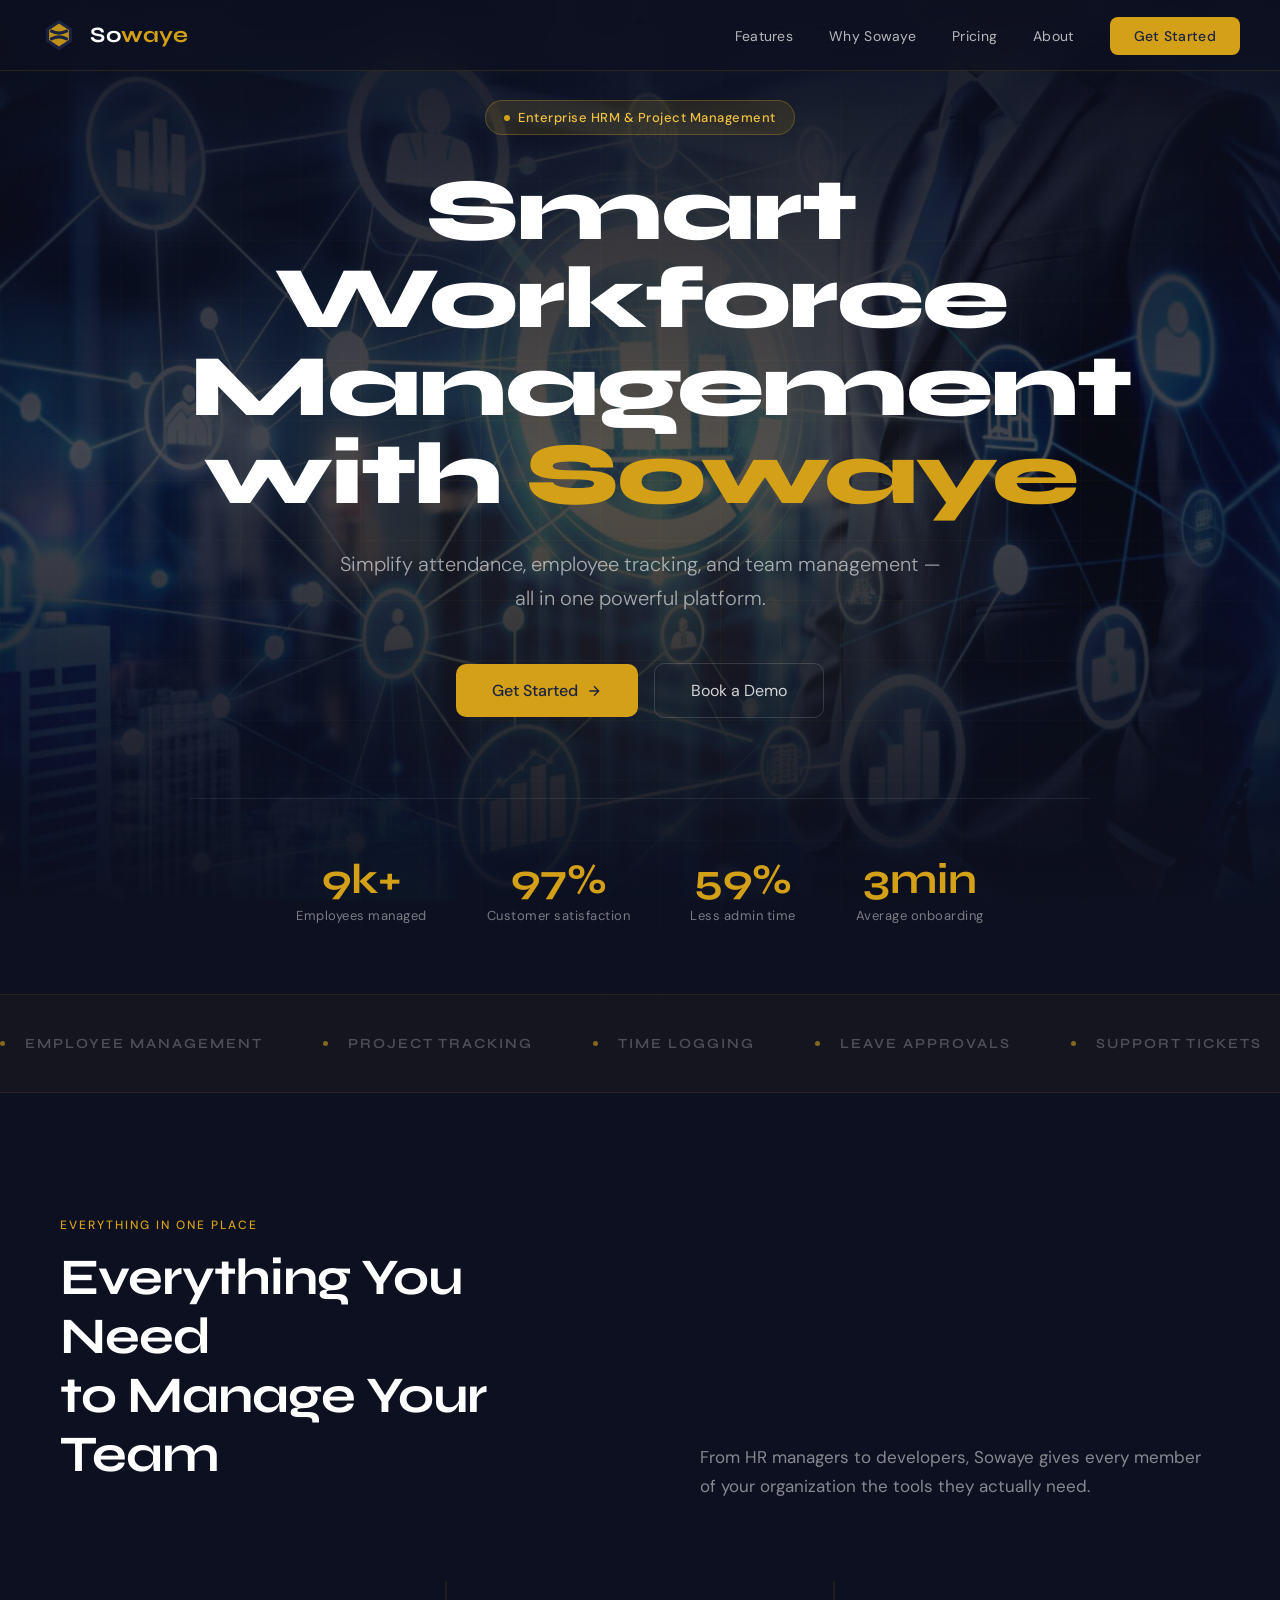
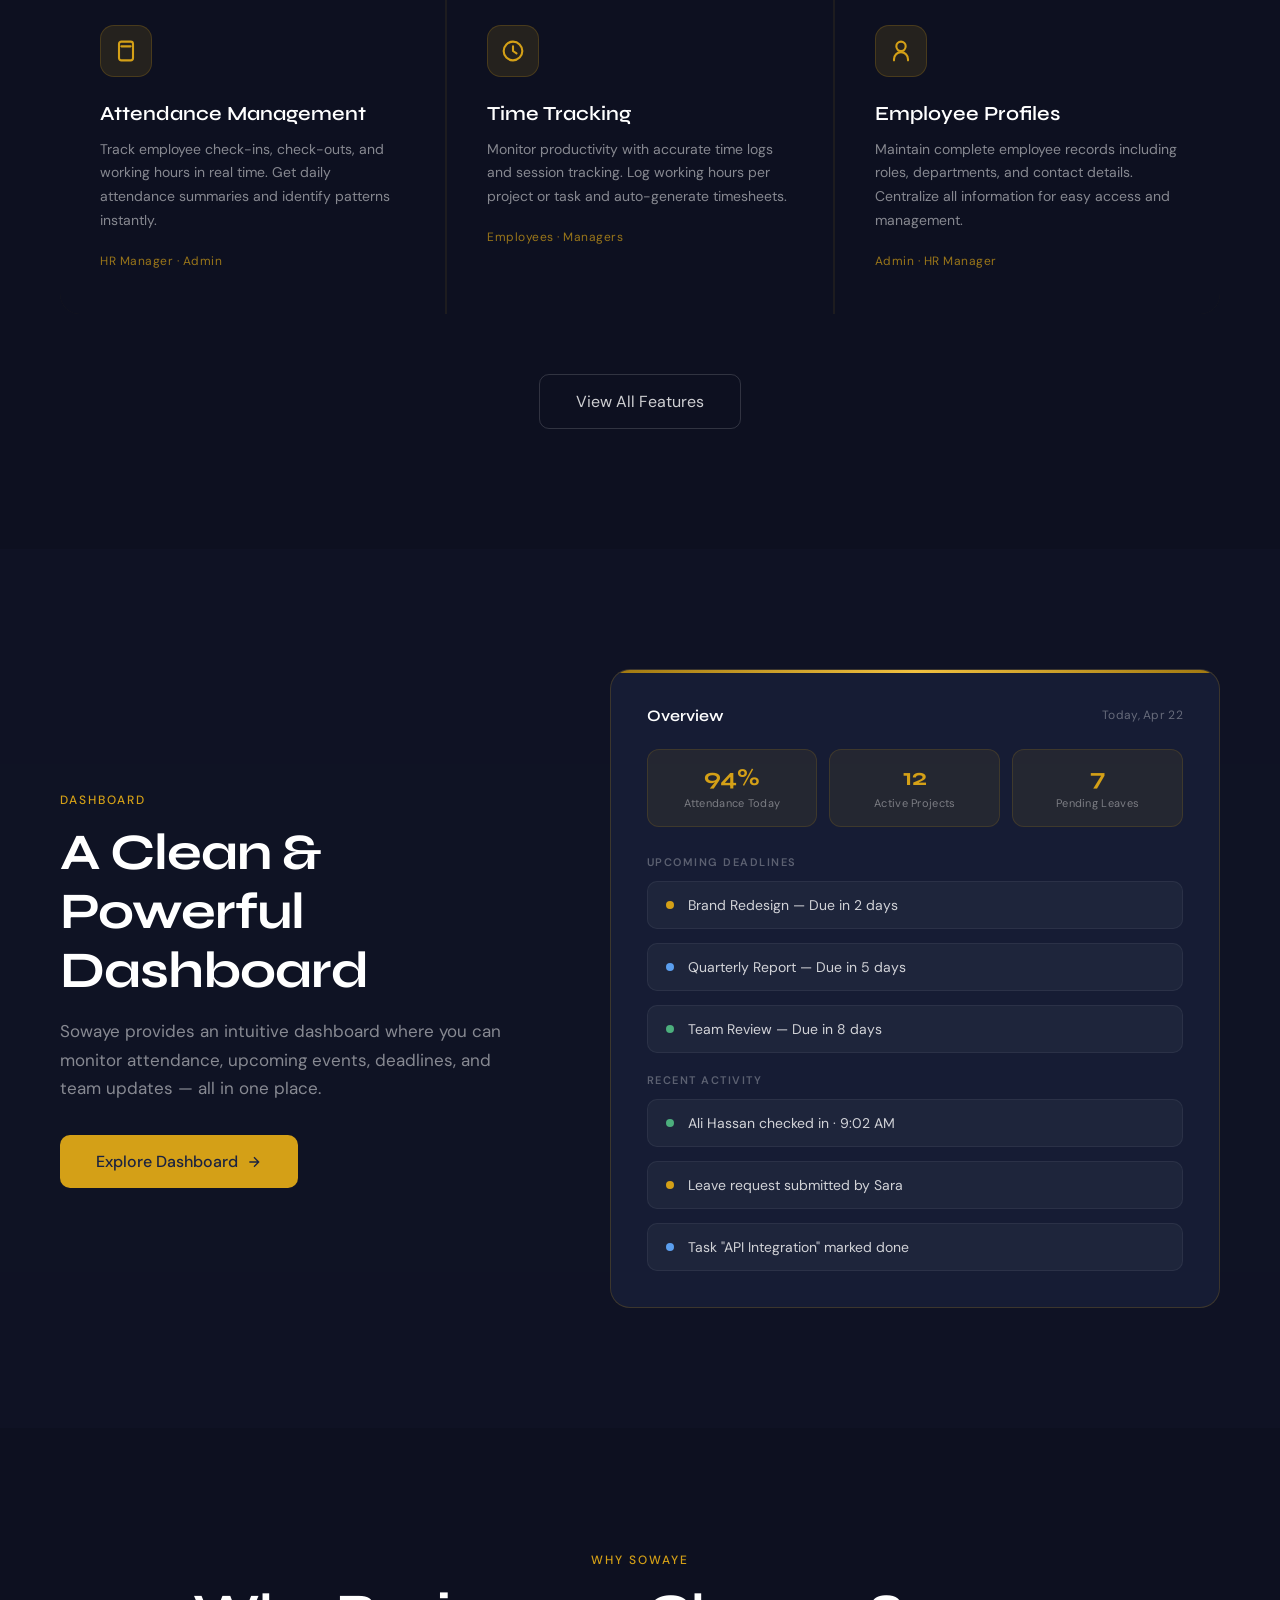
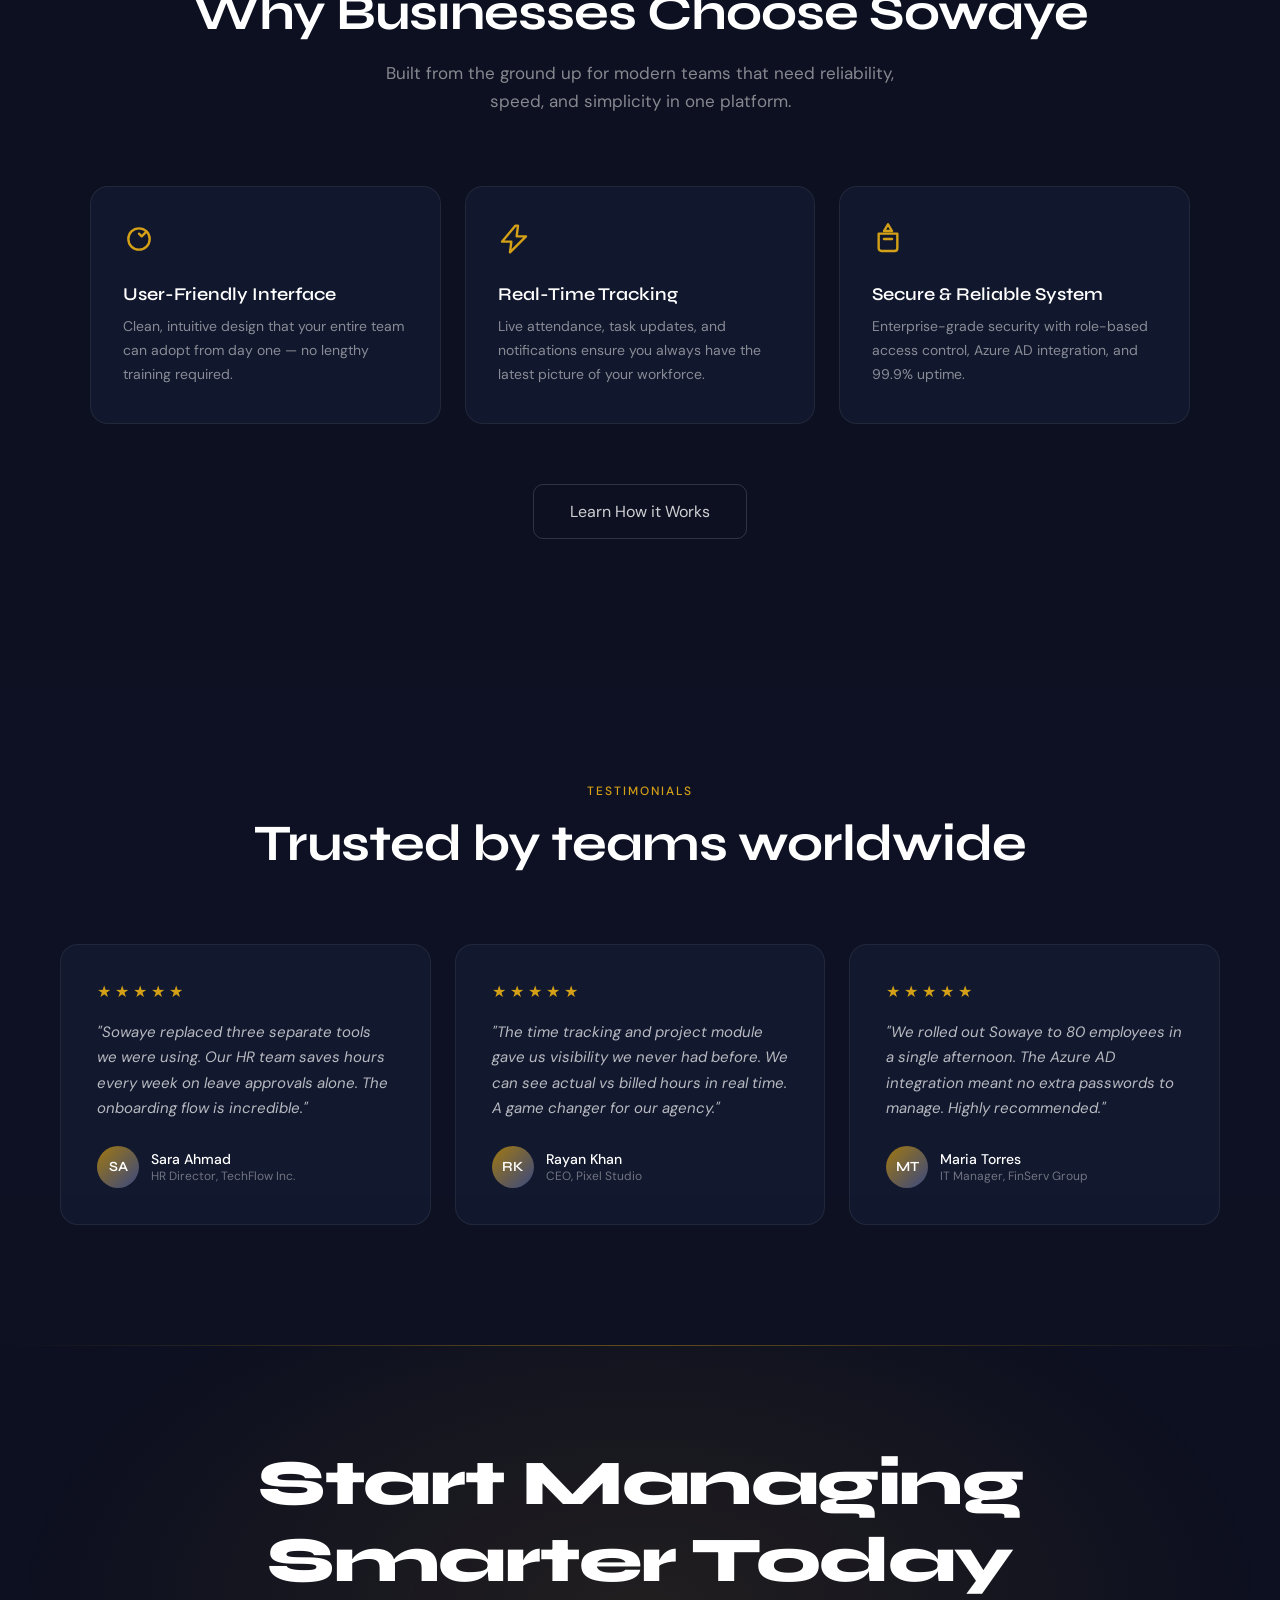
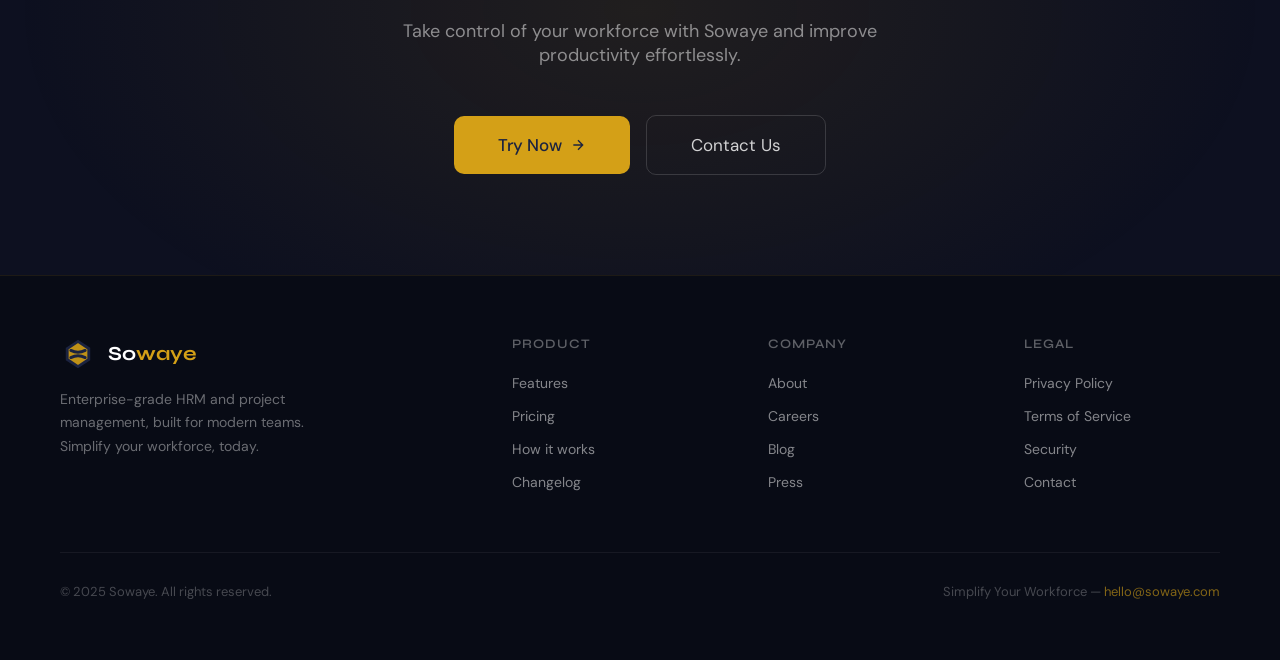
<file: index.html>
<!DOCTYPE html>
<html lang="en">
<head>
<meta charset="UTF-8">
<meta name="viewport" content="width=device-width, initial-scale=1.0">
<title>Sowaye — Simplify Your Workforce</title>
<link rel="preconnect" href="https://fonts.googleapis.com">
<link href="https://fonts.googleapis.com/css2?family=Syne:wght@400;600;700;800&family=DM+Sans:wght@300;400;500&display=swap" rel="stylesheet">
<link rel="stylesheet" href="style.css">
</head>
<body>

<!-- NAVBAR -->
<nav>
  <a href="index.html" class="nav-logo">
    <svg class="nav-logo-icon" viewBox="0 0 100 100" fill="none" xmlns="http://www.w3.org/2000/svg">
      <path d="M20 35 L50 15 L80 35 L80 65 L50 85 L20 65 Z" fill="#D4A017" opacity="0.9"/>
      <path d="M20 35 L50 15 L80 35 L80 65 L50 85 L20 65 Z" fill="none" stroke="#1B2340" stroke-width="8"/>
      <path d="M30 40 Q50 50 70 40" stroke="#1B2340" stroke-width="8" fill="none" stroke-linecap="round"/>
      <path d="M30 60 Q50 50 70 60" stroke="#1B2340" stroke-width="8" fill="none" stroke-linecap="round"/>
    </svg>
    <span class="nav-logo-text">So<span>waye</span></span>
  </a>
  <ul class="nav-links">
    <li><a href="features.html">Features</a></li>
    <li><a href="why-it-works.html">Why Sowaye</a></li>
    <li><a href="pricing.html">Pricing</a></li>
    <li><a href="about.html">About</a></li>
    <li><a href="#contact" class="nav-cta">Get Started</a></li>
  </ul>
</nav>
<!-- ── HERO VIDEO BACKGROUND ── -->
<div class="hero-video-container" id="hero-video-container">
  <video 
    autoplay 
    muted 
    loop 
    playsinline 
    poster="Image/22193.jpg" 
    class="hero-video"
    id="hero-video">
    <source src="Video/videoplayback.mp4" type="video/mp4">
  </video>
  <img id="video-fallback" src="Image/22193.jpg" class="hero-video-fallback" style="display:none;" title="Sowaye HR Software">
  <div class="hero-overlay"></div>
</div>

<!-- HERO -->
<section class="hero">
  <div class="hero-bg-grid"></div>
  <div class="hero-glow"></div>
  <div class="hero-content">
    <div class="hero-badge">Enterprise HRM & Project Management</div>
    <h1 class="hero-headline">Smart Workforce<br>Management with <span class="gold">Sowaye</span></h1>
    <p class="hero-sub">Simplify attendance, employee tracking, and team management — all in one powerful platform.</p>
    <div class="hero-actions">
      <a href="#contact" class="btn-primary">
        Get Started
        <svg width="16" height="16" viewBox="0 0 24 24" fill="none" stroke="currentColor" stroke-width="2"><path d="M5 12h14M12 5l7 7-7 7"/></svg>
      </a>
      <a href="mailto:sales@sowaye.com" class="btn-secondary">Book a Demo</a>
    </div>
    <div class="hero-stats">
      <div class="stat-item">
        <span class="stat-number">10k+</span>
        <p class="stat-label">Employees managed</p>
      </div>
      <div class="stat-item">
        <span class="stat-number">98%</span>
        <p class="stat-label">Customer satisfaction</p>
      </div>
      <div class="stat-item">
        <span class="stat-number">60%</span>
        <p class="stat-label">Less admin time</p>
      </div>
      <div class="stat-item">
        <span class="stat-number">3min</span>
        <p class="stat-label">Average onboarding</p>
      </div>
    </div>
  </div>
</section>

<!-- MARQUEE -->
<div class="marquee-section">
  <div class="marquee-track">
    <div class="marquee-item"><span class="marquee-dot"></span>Employee Management</div>
    <div class="marquee-item"><span class="marquee-dot"></span>Project Tracking</div>
    <div class="marquee-item"><span class="marquee-dot"></span>Time Logging</div>
    <div class="marquee-item"><span class="marquee-dot"></span>Leave Approvals</div>
    <div class="marquee-item"><span class="marquee-dot"></span>Support Tickets</div>
    <div class="marquee-item"><span class="marquee-dot"></span>Department Management</div>
    <div class="marquee-item"><span class="marquee-dot"></span>Role-Based Access</div>
    <div class="marquee-item"><span class="marquee-dot"></span>Azure AD Integration</div>
    <div class="marquee-item"><span class="marquee-dot"></span>Analytics & Reports</div>
    <!-- duplicate for seamless loop -->
    <div class="marquee-item"><span class="marquee-dot"></span>Employee Management</div>
    <div class="marquee-item"><span class="marquee-dot"></span>Project Tracking</div>
    <div class="marquee-item"><span class="marquee-dot"></span>Time Logging</div>
    <div class="marquee-item"><span class="marquee-dot"></span>Leave Approvals</div>
    <div class="marquee-item"><span class="marquee-dot"></span>Support Tickets</div>
    <div class="marquee-item"><span class="marquee-dot"></span>Department Management</div>
    <div class="marquee-item"><span class="marquee-dot"></span>Role-Based Access</div>
    <div class="marquee-item"><span class="marquee-dot"></span>Azure AD Integration</div>
    <div class="marquee-item"><span class="marquee-dot"></span>Analytics & Reports</div>
  </div>
</div>

<!-- FEATURES GRID -->
<section class="features" id="features">
  <div class="features-header fade-in">
    <div class="features-header-left">
      <span class="section-label">Everything in one place</span>
      <h2 class="section-title">Everything You Need<br>to Manage Your Team</h2>
    </div>
    <p class="section-sub">From HR managers to developers, Sowaye gives every member of your organization the tools they actually need.</p>
  </div>

  <div class="features-grid">
    <div class="feature-card fade-in">
      <div class="feature-icon">
        <svg viewBox="0 0 24 24" fill="none" stroke="currentColor" stroke-width="1.8" stroke-linecap="round" stroke-linejoin="round">
          <rect x="6" y="4" width="12" height="16" rx="2" />
          <path d="M8 8h8" />
        </svg>
      </div>
      <h3 class="feature-title">Attendance Management</h3>
      <p class="feature-desc">Track employee check-ins, check-outs, and working hours in real time. Get daily attendance summaries and identify patterns instantly.</p>
      <span class="feature-tag">HR Manager · Admin</span>
    </div>
    <div class="feature-card fade-in">
      <div class="feature-icon">
        <svg viewBox="0 0 24 24" fill="none" stroke="currentColor" stroke-width="1.8" stroke-linecap="round" stroke-linejoin="round">
          <circle cx="12" cy="12" r="8" />
          <path d="M12 8v4l3 2" />
        </svg>
      </div>
      <h3 class="feature-title">Time Tracking</h3>
      <p class="feature-desc">Monitor productivity with accurate time logs and session tracking. Log working hours per project or task and auto-generate timesheets.</p>
      <span class="feature-tag">Employees · Managers</span>
    </div>
    <div class="feature-card fade-in">
      <div class="feature-icon">
        <svg viewBox="0 0 24 24" fill="none" stroke="currentColor" stroke-width="1.8" stroke-linecap="round" stroke-linejoin="round">
          <circle cx="12" cy="8" r="4" />
          <path d="M6 20v-1a6 6 0 0 1 12 0v1" />
        </svg>
      </div>
      <h3 class="feature-title">Employee Profiles</h3>
      <p class="feature-desc">Maintain complete employee records including roles, departments, and contact details. Centralize all information for easy access and management.</p>
      <span class="feature-tag">Admin · HR Manager</span>
    </div>
  </div>
  <div style="text-align: center; margin-top: 60px;" class="fade-in">
    <a href="features.html" class="btn-secondary">View All Features</a>
  </div>
</section>

<!-- DASHBOARD PREVIEW -->
<section class="dashboard-preview" id="dashboard">
  <div class="dashboard-preview-inner fade-in">
    <div class="dashboard-preview-text">
      <span class="section-label">Dashboard</span>
      <h2 class="section-title">A Clean &amp; Powerful<br>Dashboard</h2>
      <p class="section-sub">Sowaye provides an intuitive dashboard where you can monitor attendance, upcoming events, deadlines, and team updates — all in one place.</p>
      <a href="#contact" class="btn-primary" style="display:inline-flex; margin-top: 32px;">
        Explore Dashboard
        <svg width="16" height="16" viewBox="0 0 24 24" fill="none" stroke="currentColor" stroke-width="2"><path d="M5 12h14M12 5l7 7-7 7"/></svg>
      </a>
    </div>
    <div class="dashboard-mock">
      <div class="dash-header">
        <div class="dash-title">Overview</div>
        <div class="dash-date">Today, Apr 22</div>
      </div>
      <div class="dash-stats-row">
        <div class="dash-stat-card">
          <p class="dash-stat-num">94%</p>
          <p class="dash-stat-lbl">Attendance Today</p>
        </div>
        <div class="dash-stat-card">
          <p class="dash-stat-num">12</p>
          <p class="dash-stat-lbl">Active Projects</p>
        </div>
        <div class="dash-stat-card">
          <p class="dash-stat-num">7</p>
          <p class="dash-stat-lbl">Pending Leaves</p>
        </div>
      </div>
      <div class="dash-section-label">Upcoming Deadlines</div>
      <ul class="mock-list" style="margin-bottom: 20px;">
        <li><span class="mock-dot dot-gold"></span>Brand Redesign — Due in 2 days</li>
        <li><span class="mock-dot dot-blue"></span>Quarterly Report — Due in 5 days</li>
        <li><span class="mock-dot dot-green"></span>Team Review — Due in 8 days</li>
      </ul>
      <div class="dash-section-label">Recent Activity</div>
      <ul class="mock-list">
        <li><span class="mock-dot dot-green"></span>Ali Hassan checked in · 9:02 AM</li>
        <li><span class="mock-dot dot-gold"></span>Leave request submitted by Sara</li>
        <li><span class="mock-dot dot-blue"></span>Task "API Integration" marked done</li>
      </ul>
    </div>
  </div>
</section>

<!-- WHY CHOOSE SOWAYE (Summary) -->
<section class="why-sowaye" id="why-sowaye">
  <div class="why-header fade-in">
    <span class="section-label">Why Sowaye</span>
    <h2 class="section-title">Why Businesses Choose Sowaye</h2>
    <p class="section-sub" style="margin: 0 auto; text-align:center;">Built from the ground up for modern teams that need reliability, speed, and simplicity in one platform.</p>
  </div>
  <div class="why-grid fade-in">
    <div class="why-card">
      <div class="why-icon">
        <svg viewBox="0 0 24 24" fill="none" stroke="currentColor" stroke-width="1.8" stroke-linecap="round" stroke-linejoin="round">
          <circle cx="12" cy="12" r="8" />
          <path d="M12 8l2 2l3-3" />
        </svg>
      </div>
      <h3 class="why-title">User-Friendly Interface</h3>
      <p class="why-desc">Clean, intuitive design that your entire team can adopt from day one — no lengthy training required.</p>
    </div>
    <div class="why-card">
      <div class="why-icon">
        <svg viewBox="0 0 24 24" fill="none" stroke="currentColor" stroke-width="1.8" stroke-linecap="round" stroke-linejoin="round">
          <path d="M13 2L3 14h7l-1 8L21 10h-7l1-8z" />
        </svg>
      </div>
      <h3 class="why-title">Real-Time Tracking</h3>
      <p class="why-desc">Live attendance, task updates, and notifications ensure you always have the latest picture of your workforce.</p>
    </div>
    <div class="why-card">
      <div class="why-icon">
        <svg viewBox="0 0 24 24" fill="none" stroke="currentColor" stroke-width="1.8" stroke-linecap="round" stroke-linejoin="round">
          <path d="M12 1l3 5h-6l3-5z" />
          <path d="M5 8h14v11a2 2 0 0 1-2 2H7a2 2 0 0 1-2-2V8z" />
          <path d="M9 12h6" />
        </svg>
      </div>
      <h3 class="why-title">Secure &amp; Reliable System</h3>
      <p class="why-desc">Enterprise-grade security with role-based access control, Azure AD integration, and 99.9% uptime.</p>
    </div>
  </div>
  <div style="text-align: center; margin-top: 60px;" class="fade-in">
    <a href="why-it-works.html" class="btn-secondary">Learn How it Works</a>
  </div>
</section>

<!-- TESTIMONIALS -->
<section class="testimonials">
  <div class="testimonials-header fade-in">
    <span class="section-label">Testimonials</span>
    <h2 class="section-title">Trusted by teams worldwide</h2>
  </div>

  <div class="testimonials-grid fade-in">
    <div class="testimonial-card">
      <div class="testimonial-stars">
        <span class="star">★</span><span class="star">★</span><span class="star">★</span><span class="star">★</span><span class="star">★</span>
      </div>
      <p class="testimonial-text">"Sowaye replaced three separate tools we were using. Our HR team saves hours every week on leave approvals alone. The onboarding flow is incredible."</p>
      <div class="testimonial-author">
        <div class="author-avatar">SA</div>
        <div>
          <p class="author-name">Sara Ahmad</p>
          <p class="author-role">HR Director, TechFlow Inc.</p>
        </div>
      </div>
    </div>

    <div class="testimonial-card">
      <div class="testimonial-stars">
        <span class="star">★</span><span class="star">★</span><span class="star">★</span><span class="star">★</span><span class="star">★</span>
      </div>
      <p class="testimonial-text">"The time tracking and project module gave us visibility we never had before. We can see actual vs billed hours in real time. A game changer for our agency."</p>
      <div class="testimonial-author">
        <div class="author-avatar">RK</div>
        <div>
          <p class="author-name">Rayan Khan</p>
          <p class="author-role">CEO, Pixel Studio</p>
        </div>
      </div>
    </div>

    <div class="testimonial-card">
      <div class="testimonial-stars">
        <span class="star">★</span><span class="star">★</span><span class="star">★</span><span class="star">★</span><span class="star">★</span>
      </div>
      <p class="testimonial-text">"We rolled out Sowaye to 80 employees in a single afternoon. The Azure AD integration meant no extra passwords to manage. Highly recommended."</p>
      <div class="testimonial-author">
        <div class="author-avatar">MT</div>
        <div>
          <p class="author-name">Maria Torres</p>
          <p class="author-role">IT Manager, FinServ Group</p>
        </div>
      </div>
    </div>
  </div>
</section>

<!-- CTA -->
<section class="cta-section" id="contact">
  <div class="cta-content fade-in">
    <h2 class="cta-headline">Start Managing<br>Smarter Today</h2>
    <p class="cta-sub">Take control of your workforce with Sowaye and improve productivity effortlessly.</p>
    <div class="hero-actions">
      <a href="mailto:hello@sowaye.com" class="btn-primary" style="font-size:17px; padding: 18px 44px;">
        Try Now
        <svg width="16" height="16" viewBox="0 0 24 24" fill="none" stroke="currentColor" stroke-width="2"><path d="M5 12h14M12 5l7 7-7 7"/></svg>
      </a>
      <a href="mailto:sales@sowaye.com" class="btn-secondary" style="font-size:17px; padding: 18px 44px;">Contact Us</a>
    </div>
  </div>
</section>

<!-- FOOTER -->
<footer>
  <div class="footer-inner">
    <div class="footer-brand">
      <a href="index.html" class="nav-logo" style="text-decoration:none;">
        <svg width="36" height="36" viewBox="0 0 100 100" fill="none"><path d="M20 35 L50 15 L80 35 L80 65 L50 85 L20 65 Z" fill="#D4A017" opacity="0.9"/><path d="M20 35 L50 15 L80 35 L80 65 L50 85 L20 65 Z" fill="none" stroke="#1B2340" stroke-width="8"/><path d="M30 40 Q50 50 70 40" stroke="#1B2340" stroke-width="8" fill="none" stroke-linecap="round"/><path d="M30 60 Q50 50 70 60" stroke="#1B2340" stroke-width="8" fill="none" stroke-linecap="round"/></svg>
        <span style="font-family: Syne, sans-serif; font-size: 20px; font-weight: 700; color: white;">So<span style="color: #D4A017;">waye</span></span>
      </a>
      <p>Enterprise-grade HRM and project management, built for modern teams. Simplify your workforce, today.</p>
    </div>
    <div class="footer-col">
      <h4>Product</h4>
      <ul>
        <li><a href="features.html">Features</a></li>
        <li><a href="pricing.html">Pricing</a></li>
        <li><a href="why-it-works.html">How it works</a></li>
        <li><a href="#">Changelog</a></li>
      </ul>
    </div>
    <div class="footer-col">
      <h4>Company</h4>
      <ul>
        <li><a href="about.html">About</a></li>
        <li><a href="#">Careers</a></li>
        <li><a href="#">Blog</a></li>
        <li><a href="#">Press</a></li>
      </ul>
    </div>
    <div class="footer-col">
      <h4>Legal</h4>
      <ul>
        <li><a href="#">Privacy Policy</a></li>
        <li><a href="terms of services.html">Terms of Service</a></li>
        <li><a href="#">Security</a></li>
        <li><a href="#">Contact</a></li>
      </ul>
    </div>
  </div>
  <div class="footer-bottom">
    <p>© 2025 Sowaye. All rights reserved.</p>
    <p>Simplify Your Workforce — <a href="mailto:hello@sowaye.com" style="color: rgba(212,160,23,0.6); text-decoration:none;">hello@sowaye.com</a></p>
  </div>
</footer>

<script src="script.js"></script>

<!-- Hero Video Fallback Handler -->
<script>
(function() {
  const videoEl = document.getElementById('hero-video');
  const fallbackImg = document.getElementById('video-fallback');
  const videoContainer = document.getElementById('hero-video-container');
  
  if (!videoEl || !fallbackImg) return;

  // Show fallback if video fails to load or play
  const showFallback = () => {
    videoEl.style.display = 'none';
    fallbackImg.style.display = 'block';
  };

  // Handle various video error events
  videoEl.addEventListener('error', showFallback);
  videoEl.addEventListener('loadstart', () => {
    // Reset fallback on new load attempt
    fallbackImg.style.display = 'none';
    videoEl.style.display = 'block';
  });

  // Fallback for when video refuses to load (network timeout/issues)
  const videoTimeout = setTimeout(() => {
    if (videoEl.networkState === 0 || videoEl.readyState === 0) {
      // Video hasn't started loading
      showFallback();
    }
  }, 3000); // 3 second timeout

  // Clear timeout if video loads successfully
  videoEl.addEventListener('canplay', () => {
    clearTimeout(videoTimeout);
  });

  // Also handle play errors
  videoEl.addEventListener('play', () => {
    clearTimeout(videoTimeout);
  });
})();
</script>

</body>
</html>
</file>
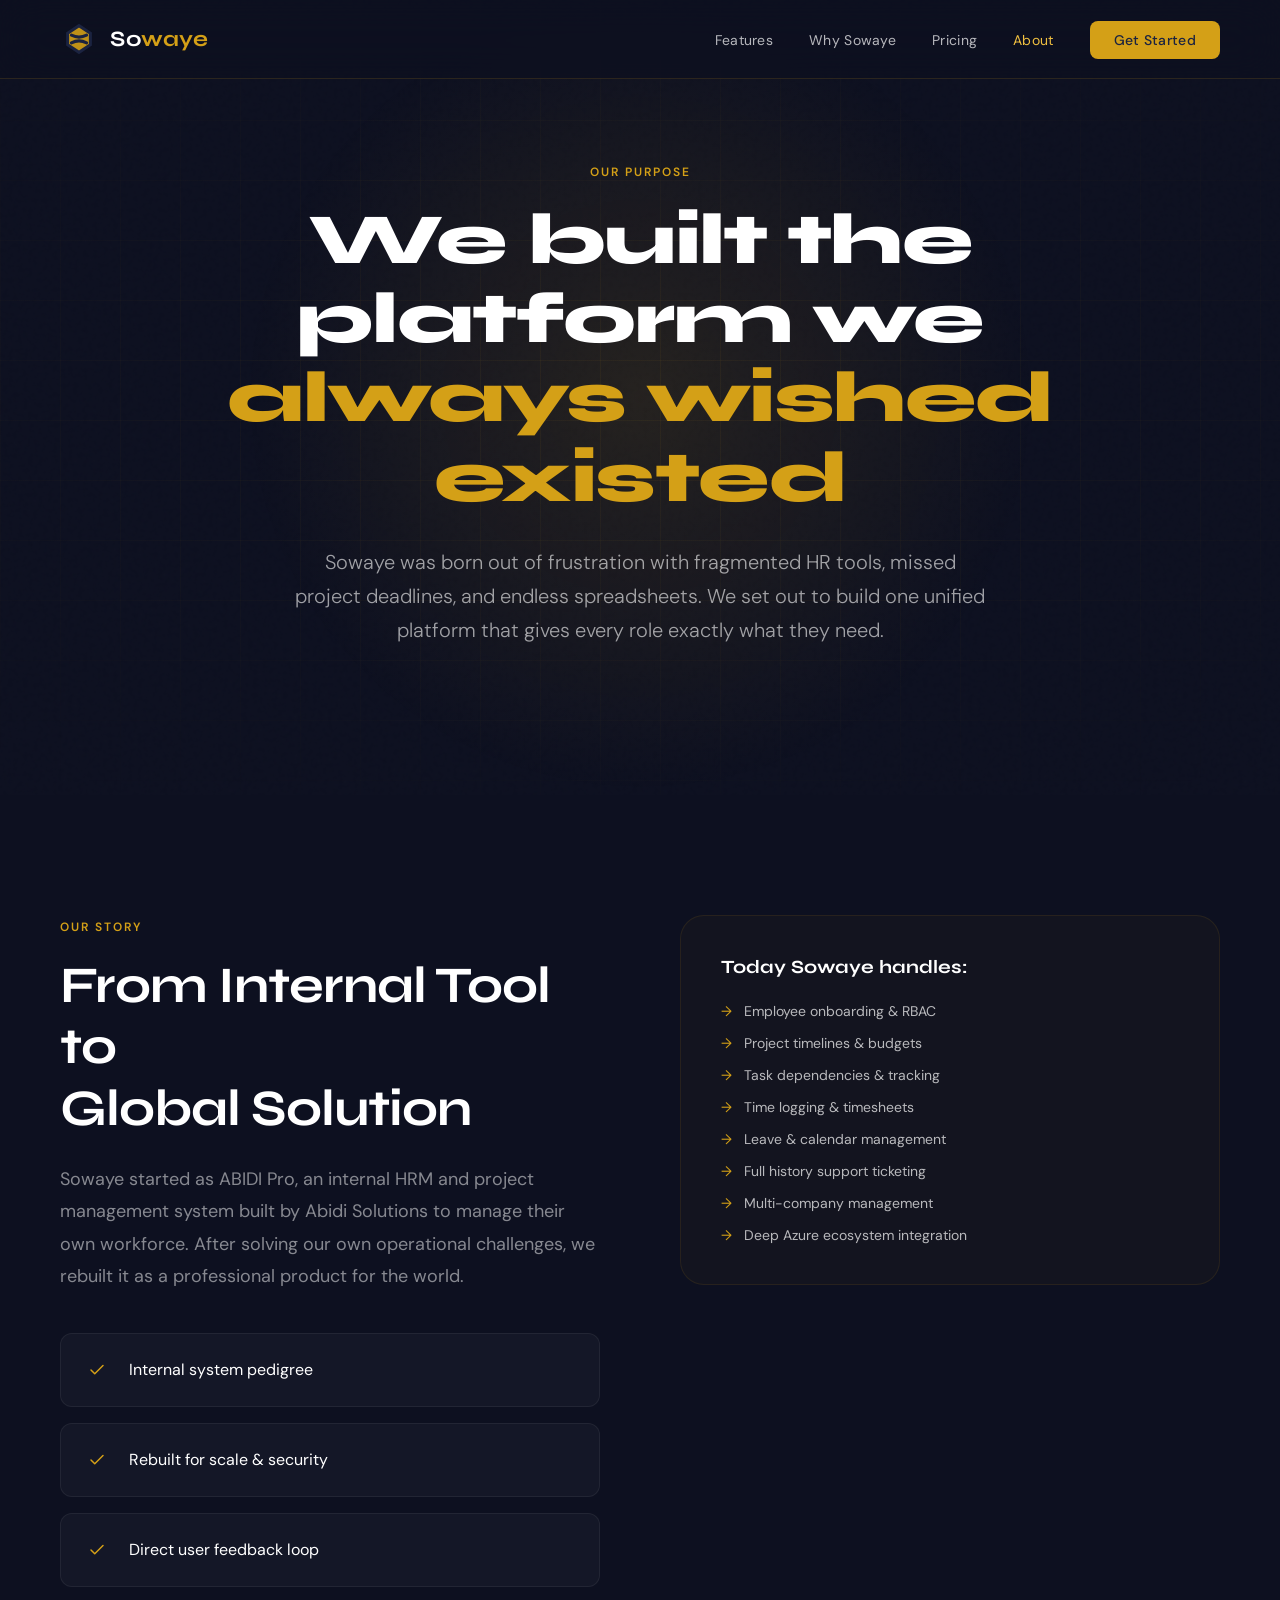
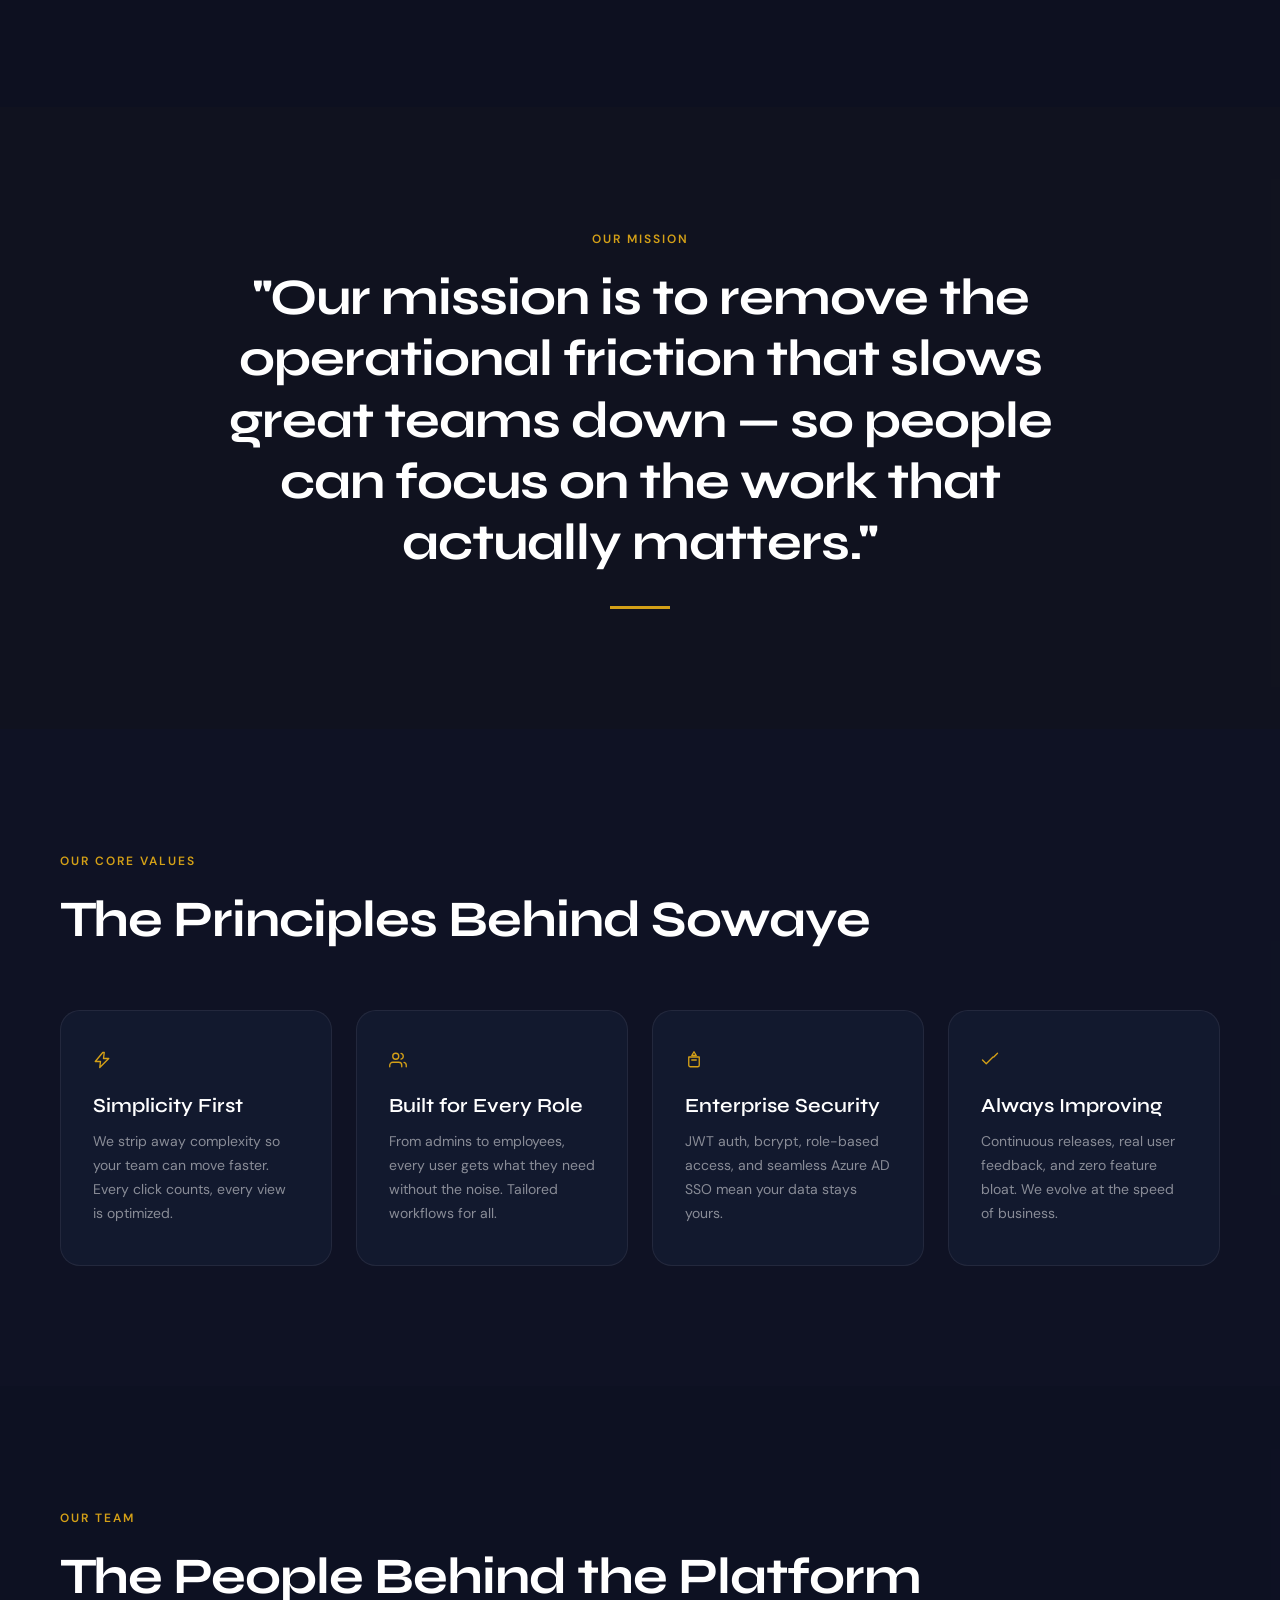
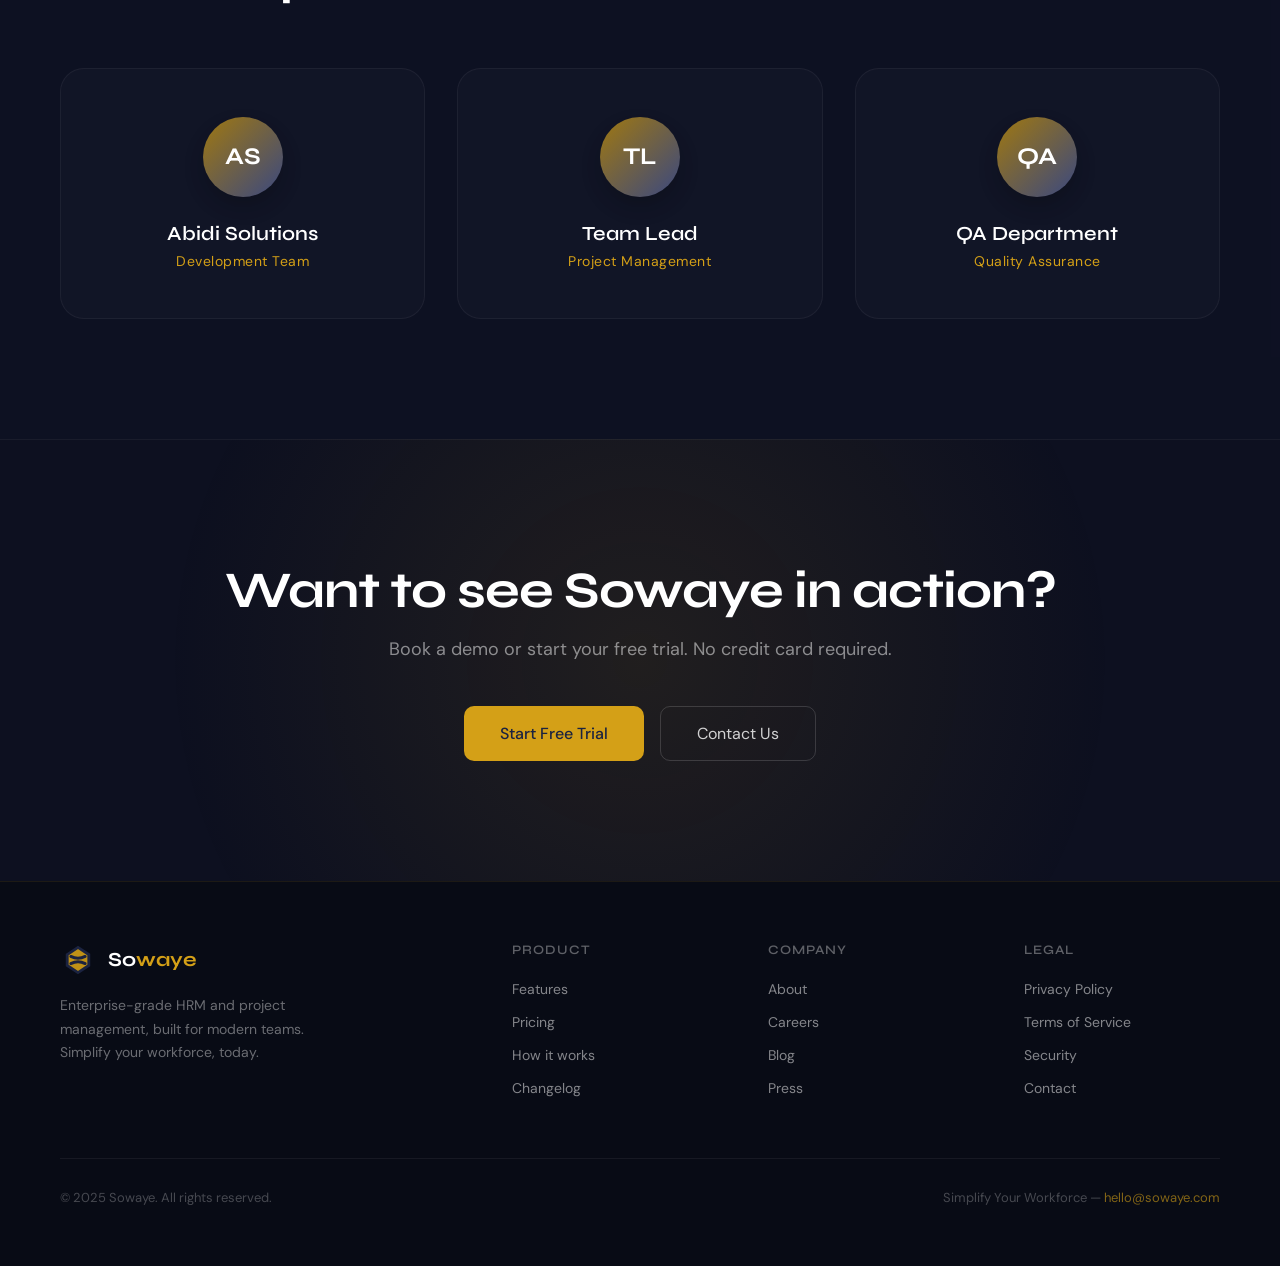
<file: about.html>
<!DOCTYPE html>
<html lang="en">
<head>
<meta charset="UTF-8">
<meta name="viewport" content="width=device-width, initial-scale=1.0">
<title>About Us — Sowaye</title>
<link rel="preconnect" href="https://fonts.googleapis.com">
<link href="https://fonts.googleapis.com/css2?family=Syne:wght@400;600;700;800&family=DM+Sans:wght@300;400;500&display=swap" rel="stylesheet">
<style>
  :root {
    --gold: #D4A017;
    --gold-light: #F0C040;
    --gold-dark: #A07810;
    --navy: #1B2340;
    --navy-light: #2A3560;
    --navy-mid: #3A4880;
    --white: #FFFFFF;
    --off-white: #FAF9F6;
    --gray-light: #F2F0EB;
    --gray-mid: #C8C5BC;
    --gray-text: #7A7870;
    --bg-dark: #0D1020;
  }

  * { margin: 0; padding: 0; box-sizing: border-box; }

  html { scroll-behavior: smooth; }

  body {
    font-family: 'DM Sans', sans-serif;
    background: var(--bg-dark);
    color: var(--white);
    overflow-x: hidden;
  }

  /* ── NOISE OVERLAY ── */
  body::before {
    content: '';
    position: fixed;
    inset: 0;
    background-image: url("data:image/svg+xml,%3Csvg viewBox='0 0 200 200' xmlns='http://www.w3.org/2000/svg'%3E%3Cfilter id='n'%3E%3CfeTurbulence type='fractalNoise' baseFrequency='0.9' numOctaves='4' stitchTiles='stitch'/%3E%3C/filter%3E%3Crect width='100%25' height='100%25' filter='url(%23n)' opacity='0.04'/%3E%3C/svg%3E");
    pointer-events: none;
    z-index: 0;
    opacity: 0.4;
  }

  /* ── NAVBAR ── */
  nav {
    position: fixed;
    top: 0; left: 0; right: 0;
    z-index: 100;
    padding: 20px 60px;
    display: flex;
    align-items: center;
    justify-content: space-between;
    background: rgba(13, 16, 32, 0.7);
    backdrop-filter: blur(20px);
    border-bottom: 1px solid rgba(212, 160, 23, 0.15);
    transition: all 0.3s ease;
  }

  .nav-logo {
    display: flex;
    align-items: center;
    gap: 12px;
    text-decoration: none;
  }

  .nav-logo-icon {
    width: 38px;
    height: 38px;
  }

  .nav-logo-text {
    font-family: 'Syne', sans-serif;
    font-size: 22px;
    font-weight: 700;
    color: var(--white);
    letter-spacing: 0.5px;
  }

  .nav-logo-text span { color: var(--gold); }

  .nav-links {
    display: flex;
    gap: 36px;
    list-style: none;
  }

  .nav-links a {
    color: rgba(255,255,255,0.7);
    text-decoration: none;
    font-size: 14px;
    font-weight: 400;
    letter-spacing: 0.3px;
    transition: color 0.2s;
  }

  .nav-links a:hover, .nav-links a.active { color: var(--gold-light); }

  .nav-cta {
    background: var(--gold);
    color: var(--navy) !important;
    padding: 10px 24px;
    border-radius: 8px;
    font-weight: 500 !important;
    font-size: 14px !important;
    transition: background 0.2s, transform 0.2s !important;
  }

  .nav-cta:hover {
    background: var(--gold-light) !important;
    transform: translateY(-1px);
    color: var(--navy) !important;
  }

  /* ── HERO ── */
  .hero {
    min-height: 80vh;
    display: flex;
    align-items: center;
    justify-content: center;
    position: relative;
    padding: 160px 60px 100px;
    text-align: center;
    overflow: hidden;
  }

  .hero-bg-grid {
    position: absolute;
    inset: 0;
    background-image:
      linear-gradient(rgba(212,160,23,0.06) 1px, transparent 1px),
      linear-gradient(90deg, rgba(212,160,23,0.06) 1px, transparent 1px);
    background-size: 60px 60px;
    mask-image: radial-gradient(ellipse 80% 60% at 50% 50%, black 0%, transparent 100%);
    z-index: 0;
  }

  .hero-glow {
    position: absolute;
    width: 800px;
    height: 800px;
    border-radius: 50%;
    background: radial-gradient(circle, rgba(212,160,23,0.12) 0%, transparent 70%);
    top: 50%;
    left: 50%;
    transform: translate(-50%, -50%);
    z-index: 0;
    animation: pulseGlow 4s ease-in-out infinite;
  }

  @keyframes pulseGlow {
    0%, 100% { transform: translate(-50%, -50%) scale(1); opacity: 0.8; }
    50% { transform: translate(-50%, -50%) scale(1.1); opacity: 1; }
  }

  .hero-content {
    position: relative;
    z-index: 1;
    max-width: 900px;
  }

  .hero-headline {
    font-family: 'Syne', sans-serif;
    font-size: clamp(40px, 6vw, 72px);
    font-weight: 800;
    line-height: 1.1;
    letter-spacing: -1.5px;
    margin-bottom: 28px;
    animation: fadeDown 0.9s ease both;
  }

  .hero-headline .gold { color: var(--gold); }

  .hero-sub {
    font-size: 20px;
    font-weight: 300;
    color: rgba(255,255,255,0.6);
    line-height: 1.7;
    max-width: 700px;
    margin: 0 auto 48px;
    animation: fadeDown 1s ease 0.2s both;
  }

  /* ── SECTIONS ── */
  section { padding: 120px 60px; position: relative; z-index: 1; }

  .section-label {
    display: inline-block;
    font-size: 12px;
    font-weight: 600;
    letter-spacing: 2px;
    text-transform: uppercase;
    color: var(--gold);
    margin-bottom: 20px;
  }

  .section-title {
    font-family: 'Syne', sans-serif;
    font-size: clamp(32px, 4vw, 52px);
    font-weight: 700;
    line-height: 1.2;
    letter-spacing: -1px;
    margin-bottom: 24px;
  }

  .section-desc {
    font-size: 18px;
    color: rgba(255,255,255,0.5);
    line-height: 1.8;
    max-width: 800px;
  }

  /* ── OUR STORY ── */
  .our-story { background: var(--bg-dark); }
  
  .story-grid {
    display: grid;
    grid-template-columns: 1fr 1fr;
    gap: 80px;
    align-items: flex-start;
  }

  .capabilities-list {
    display: grid;
    grid-template-columns: 1fr;
    gap: 16px;
    margin-top: 40px;
  }

  .capability-item {
    display: flex;
    align-items: center;
    gap: 16px;
    padding: 20px;
    background: rgba(255,255,255,0.03);
    border: 1px solid rgba(255,255,255,0.06);
    border-radius: 12px;
    transition: all 0.3s;
  }

  .capability-item:hover {
    background: rgba(212,160,23,0.05);
    border-color: rgba(212,160,23,0.2);
    transform: translateX(8px);
  }

  .capability-icon {
    width: 32px;
    height: 32px;
    display: flex;
    align-items: center;
    justify-content: center;
    color: var(--gold);
    font-size: 18px;
  }

  .capability-icon svg,
  .value-icon svg {
    width: 18px;
    height: 18px;
    color: var(--gold);
    display: block;
  }

  /* ── VALUES ── */
  .values { background: rgba(27,35,64,0.15); }

  .values-grid {
    display: grid;
    grid-template-columns: repeat(4, 1fr);
    gap: 24px;
    margin-top: 60px;
  }

  .value-card {
    background: rgba(27,35,64,0.4);
    border: 1px solid rgba(255,255,255,0.07);
    border-radius: 20px;
    padding: 40px 32px;
    transition: all 0.3s;
  }

  .value-card:hover {
    transform: translateY(-8px);
    border-color: var(--gold);
    box-shadow: 0 20px 40px rgba(0,0,0,0.3);
  }

  .value-icon {
    font-size: 32px;
    margin-bottom: 24px;
    display: block;
  }

  .value-title {
    font-family: 'Syne', sans-serif;
    font-size: 20px;
    font-weight: 600;
    margin-bottom: 12px;
  }

  .value-desc {
    font-size: 14px;
    color: rgba(255,255,255,0.5);
    line-height: 1.7;
  }

  /* ── TECH TRANSPARENCY ── */
  .tech { background: var(--bg-dark); }

  .tech-grid {
    display: grid;
    grid-template-columns: repeat(3, 1fr);
    gap: 40px;
    margin-top: 60px;
  }

  .tech-category h4 {
    font-family: 'Syne', sans-serif;
    font-size: 14px;
    font-weight: 600;
    text-transform: uppercase;
    letter-spacing: 1.5px;
    color: rgba(255,255,255,0.4);
    margin-bottom: 20px;
    padding-left: 12px;
    border-left: 2px solid var(--gold);
  }

  .tech-pills {
    display: flex;
    flex-wrap: wrap;
    gap: 10px;
  }

  .tech-pill {
    padding: 8px 16px;
    background: rgba(212,160,23,0.08);
    border: 1px solid rgba(212,160,23,0.15);
    border-radius: 100px;
    font-size: 13px;
    color: var(--gold-light);
    transition: all 0.2s;
  }

  .tech-pill:hover {
    background: var(--gold);
    color: var(--navy);
    transform: scale(1.05);
  }

  /* ── TEAM ── */
  .team { background: rgba(27,35,64,0.1); }

  .team-grid {
    display: grid;
    grid-template-columns: repeat(3, 1fr);
    gap: 32px;
    margin-top: 60px;
  }

  .team-card {
    text-align: center;
    background: rgba(255,255,255,0.02);
    border: 1px solid rgba(255,255,255,0.05);
    border-radius: 24px;
    padding: 48px 32px;
    transition: all 0.3s;
  }

  .team-card:hover {
    background: rgba(27,35,64,0.4);
    border-color: rgba(212,160,23,0.2);
  }

  .team-avatar {
    width: 80px;
    height: 80px;
    border-radius: 50%;
    margin: 0 auto 24px;
    background: linear-gradient(135deg, var(--gold-dark), var(--navy-mid));
    display: flex;
    align-items: center;
    justify-content: center;
    font-family: 'Syne', sans-serif;
    font-size: 24px;
    font-weight: 700;
    color: var(--white);
    box-shadow: 0 10px 20px rgba(0,0,0,0.2);
  }

  .team-name {
    font-family: 'Syne', sans-serif;
    font-size: 20px;
    font-weight: 600;
    margin-bottom: 6px;
  }

  .team-role {
    font-size: 14px;
    color: var(--gold);
    letter-spacing: 0.5px;
  }

  /* ── CTA ── */
  .cta-section {
    padding: 120px 60px;
    text-align: center;
    background: radial-gradient(circle at center, rgba(212,160,23,0.1) 0%, transparent 70%);
    border-top: 1px solid rgba(255,255,255,0.05);
  }

  .btn-primary {
    background: var(--gold);
    color: var(--navy);
    padding: 16px 36px;
    border-radius: 10px;
    font-weight: 500;
    font-size: 16px;
    text-decoration: none;
    transition: all 0.2s;
    display: inline-flex;
    align-items: center;
    gap: 8px;
    border: none;
    cursor: pointer;
  }

  .btn-primary:hover {
    background: var(--gold-light);
    transform: translateY(-2px);
    box-shadow: 0 12px 40px rgba(212,160,23,0.35);
  }

  .btn-secondary {
    background: transparent;
    color: rgba(255,255,255,0.8);
    padding: 16px 36px;
    border-radius: 10px;
    font-weight: 400;
    font-size: 16px;
    text-decoration: none;
    border: 1px solid rgba(255,255,255,0.15);
    transition: all 0.2s;
    display: inline-flex;
    align-items: center;
    gap: 8px;
  }

  .btn-secondary:hover {
    border-color: rgba(212,160,23,0.4);
    color: var(--gold-light);
    transform: translateY(-2px);
  }

  /* ── FOOTER ── */
  footer {
    background: rgba(8, 10, 20, 0.9);
    border-top: 1px solid rgba(212,160,23,0.1);
    padding: 60px;
  }

  .footer-inner {
    display: grid;
    grid-template-columns: 2fr 1fr 1fr 1fr;
    gap: 60px;
    margin-bottom: 60px;
  }

  .footer-brand p {
    font-size: 14px;
    color: rgba(255,255,255,0.4);
    line-height: 1.7;
    margin-top: 16px;
    max-width: 260px;
  }

  .footer-col h4 {
    font-family: 'Syne', sans-serif;
    font-size: 13px;
    font-weight: 600;
    letter-spacing: 1px;
    text-transform: uppercase;
    color: rgba(255,255,255,0.35);
    margin-bottom: 20px;
  }

  .footer-col ul {
    list-style: none;
    display: flex;
    flex-direction: column;
    gap: 12px;
  }

  .footer-col ul li a {
    font-size: 14px;
    color: rgba(255,255,255,0.5);
    text-decoration: none;
    transition: color 0.2s;
  }

  .footer-col ul li a:hover { color: var(--gold-light); }

  .footer-bottom {
    border-top: 1px solid rgba(255,255,255,0.06);
    padding-top: 30px;
    display: flex;
    justify-content: space-between;
    align-items: center;
  }

  .footer-bottom p {
    font-size: 13px;
    color: rgba(255,255,255,0.25);
  }

  /* ── ANIMATIONS ── */
  @keyframes fadeDown {
    from { opacity: 0; transform: translateY(-20px); }
    to { opacity: 1; transform: translateY(0); }
  }

  .fade-in {
    opacity: 0;
    transform: translateY(30px);
    transition: opacity 0.8s ease, transform 0.8s ease;
  }

  .fade-in.visible {
    opacity: 1;
    transform: translateY(0);
  }

  /* ── RESPONSIVE ── */
  @media (max-width: 1100px) {
    .story-grid { grid-template-columns: 1fr; gap: 40px; }
    .values-grid { grid-template-columns: repeat(2, 1fr); }
    .tech-grid { grid-template-columns: 1fr; gap: 32px; }
    .team-grid { grid-template-columns: repeat(2, 1fr); }
    .footer-inner { grid-template-columns: 1fr 1fr; }
  }

  @media (max-width: 768px) {
    nav { padding: 16px 24px; }
    .nav-links { display: none; }
    section { padding: 80px 24px; }
    .hero { padding: 120px 24px 60px; }
    .values-grid, .team-grid { grid-template-columns: 1fr; }
    .footer-inner { grid-template-columns: 1fr; }
    .footer-bottom { flex-direction: column; gap: 12px; text-align: center; }
  }
</style>
</head>
<body>

<!-- NAVBAR -->
<nav>
  <a href="index.html" class="nav-logo">
    <svg class="nav-logo-icon" viewBox="0 0 100 100" fill="none" xmlns="http://www.w3.org/2000/svg">
      <path d="M20 35 L50 15 L80 35 L80 65 L50 85 L20 65 Z" fill="#D4A017" opacity="0.9"/>
      <path d="M20 35 L50 15 L80 35 L80 65 L50 85 L20 65 Z" fill="none" stroke="#1B2340" stroke-width="8"/>
      <path d="M30 40 Q50 50 70 40" stroke="#1B2340" stroke-width="8" fill="none" stroke-linecap="round"/>
      <path d="M30 60 Q50 50 70 60" stroke="#1B2340" stroke-width="8" fill="none" stroke-linecap="round"/>
    </svg>
    <span class="nav-logo-text">So<span>waye</span></span>
  </a>
  <ul class="nav-links">
    <li><a href="features.html">Features</a></li>
    <li><a href="why-it-works.html">Why Sowaye</a></li>
    <li><a href="pricing.html">Pricing</a></li>
    <li><a href="about.html" class="active">About</a></li>
    <li><a href="index.html#contact" class="nav-cta">Get Started</a></li>
  </ul>
</nav>

<!-- HERO -->
<section class="hero">
  <div class="hero-bg-grid"></div>
  <div class="hero-glow"></div>
  <div class="hero-content">
    <span class="section-label" style="animation: fadeDown 0.8s ease both;">Our Purpose</span>
    <h1 class="hero-headline">We built the platform we<br><span class="gold">always wished existed</span></h1>
    <p class="hero-sub">Sowaye was born out of frustration with fragmented HR tools, missed project deadlines, and endless spreadsheets. We set out to build one unified platform that gives every role exactly what they need.</p>
  </div>
</section>

<!-- OUR STORY -->
<section class="our-story">
  <div class="story-grid">
    <div class="fade-in">
      <span class="section-label">Our Story</span>
      <h2 class="section-title">From Internal Tool to<br>Global Solution</h2>
      <p class="section-desc">Sowaye started as ABIDI Pro, an internal HRM and project management system built by Abidi Solutions to manage their own workforce. After solving our own operational challenges, we rebuilt it as a professional product for the world.</p>
      
      <div class="capabilities-list">
        <div class="capability-item">
          <span class="capability-icon">
            <svg viewBox="0 0 24 24" fill="none" stroke="currentColor" stroke-width="2" stroke-linecap="round" stroke-linejoin="round">
              <path d="M20 6L9 17l-5-5" />
            </svg>
          </span>
          <span>Internal system pedigree</span>
        </div>
        <div class="capability-item">
          <span class="capability-icon">
            <svg viewBox="0 0 24 24" fill="none" stroke="currentColor" stroke-width="2" stroke-linecap="round" stroke-linejoin="round">
              <path d="M20 6L9 17l-5-5" />
            </svg>
          </span>
          <span>Rebuilt for scale & security</span>
        </div>
        <div class="capability-item">
          <span class="capability-icon">
            <svg viewBox="0 0 24 24" fill="none" stroke="currentColor" stroke-width="2" stroke-linecap="round" stroke-linejoin="round">
              <path d="M20 6L9 17l-5-5" />
            </svg>
          </span>
          <span>Direct user feedback loop</span>
        </div>
      </div>
    </div>
    
    <div class="fade-in" style="background: rgba(212,160,23,0.03); padding: 40px; border-radius: 24px; border: 1px solid rgba(212,160,23,0.1);">
      <h3 style="font-family: Syne, sans-serif; margin-bottom: 24px;">Today Sowaye handles:</h3>
      <ul style="list-style: none; display: flex; flex-direction: column; gap: 14px;">
        <li style="display: flex; gap: 12px; font-size: 14px; color: rgba(255,255,255,0.7);">
          <span style="color: var(--gold);">→</span> Employee onboarding & RBAC
        </li>
        <li style="display: flex; gap: 12px; font-size: 14px; color: rgba(255,255,255,0.7);">
          <span style="color: var(--gold);">→</span> Project timelines & budgets
        </li>
        <li style="display: flex; gap: 12px; font-size: 14px; color: rgba(255,255,255,0.7);">
          <span style="color: var(--gold);">→</span> Task dependencies & tracking
        </li>
        <li style="display: flex; gap: 12px; font-size: 14px; color: rgba(255,255,255,0.7);">
          <span style="color: var(--gold);">→</span> Time logging & timesheets
        </li>
        <li style="display: flex; gap: 12px; font-size: 14px; color: rgba(255,255,255,0.7);">
          <span style="color: var(--gold);">→</span> Leave & calendar management
        </li>
        <li style="display: flex; gap: 12px; font-size: 14px; color: rgba(255,255,255,0.7);">
          <span style="color: var(--gold);">→</span> Full history support ticketing
        </li>
        <li style="display: flex; gap: 12px; font-size: 14px; color: rgba(255,255,255,0.7);">
          <span style="color: var(--gold);">→</span> Multi-company management
        </li>
        <li style="display: flex; gap: 12px; font-size: 14px; color: rgba(255,255,255,0.7);">
          <span style="color: var(--gold);">→</span> Deep Azure ecosystem integration
        </li>
      </ul>
    </div>
  </div>
</section>

<!-- MISSION -->
<section class="mission" style="text-align: center; background: rgba(212,160,23,0.02);">
  <div class="fade-in">
    <span class="section-label">Our Mission</span>
    <h2 class="section-title" style="max-width: 900px; margin: 0 auto 32px;">"Our mission is to remove the operational friction that slows great teams down — so people can focus on the work that actually matters."</h2>
    <div style="width: 60px; height: 3px; background: var(--gold); margin: 0 auto;"></div>
  </div>
</section>

<!-- VALUES -->
<section class="values">
  <div class="fade-in">
    <span class="section-label">Our Core Values</span>
    <h2 class="section-title">The Principles Behind Sowaye</h2>
  </div>
  
  <div class="values-grid">
    <div class="value-card fade-in">
      <span class="value-icon">
        <svg viewBox="0 0 24 24" fill="none" stroke="currentColor" stroke-width="1.8" stroke-linecap="round" stroke-linejoin="round">
          <path d="M13 2L3 14h7l-1 8L21 10h-7l1-8z" />
        </svg>
      </span>
      <h3 class="value-title">Simplicity First</h3>
      <p class="value-desc">We strip away complexity so your team can move faster. Every click counts, every view is optimized.</p>
    </div>
    <div class="value-card fade-in">
      <span class="value-icon">
        <svg viewBox="0 0 24 24" fill="none" stroke="currentColor" stroke-width="1.8" stroke-linecap="round" stroke-linejoin="round">
          <path d="M17 21v-2a4 4 0 0 0-4-4H5a4 4 0 0 0-4 4v2" />
          <circle cx="9" cy="7" r="4" />
          <path d="M23 21v-2a4 4 0 0 0-3-3.87" />
          <path d="M16 3.13a4 4 0 0 1 0 7.75" />
        </svg>
      </span>
      <h3 class="value-title">Built for Every Role</h3>
      <p class="value-desc">From admins to employees, every user gets what they need without the noise. Tailored workflows for all.</p>
    </div>
    <div class="value-card fade-in">
      <span class="value-icon">
        <svg viewBox="0 0 24 24" fill="none" stroke="currentColor" stroke-width="1.8" stroke-linecap="round" stroke-linejoin="round">
          <path d="M12 1l3 5h-6l3-5z" />
          <path d="M5 8h14v11a2 2 0 0 1-2 2H7a2 2 0 0 1-2-2V8z" />
          <path d="M9 12h6" />
        </svg>
      </span>
      <h3 class="value-title">Enterprise Security</h3>
      <p class="value-desc">JWT auth, bcrypt, role-based access, and seamless Azure AD SSO mean your data stays yours.</p>
    </div>
    <div class="value-card fade-in">
      <span class="value-icon">
        <svg viewBox="0 0 24 24" fill="none" stroke="currentColor" stroke-width="1.8" stroke-linecap="round" stroke-linejoin="round">
          <path d="M2 12l5 5 9-9" />
          <path d="M17 8l5-5" />
        </svg>
      </span>
      <h3 class="value-title">Always Improving</h3>
      <p class="value-desc">Continuous releases, real user feedback, and zero feature bloat. We evolve at the speed of business.</p>
    </div>
  </div>
</section>


<!-- TEAM -->
<section class="team">
  <div class="fade-in">
    <span class="section-label">Our Team</span>
    <h2 class="section-title">The People Behind the Platform</h2>
  </div>
  
  <div class="team-grid">
    <div class="team-card fade-in">
      <div class="team-avatar">AS</div>
      <h3 class="team-name">Abidi Solutions</h3>
      <p class="team-role">Development Team</p>
    </div>
    <div class="team-card fade-in">
      <div class="team-avatar">TL</div>
      <h3 class="team-name">Team Lead</h3>
      <p class="team-role">Project Management</p>
    </div>
    <div class="team-card fade-in">
      <div class="team-avatar">QA</div>
      <h3 class="team-name">QA Department</h3>
      <p class="team-role">Quality Assurance</p>
    </div>
  </div>
</section>

<!-- CTA -->
<section class="cta-section">
  <div class="fade-in">
    <h2 class="section-title" style="margin-bottom: 12px;">Want to see Sowaye in action?</h2>
    <p class="section-desc" style="margin: 0 auto 40px;">Book a demo or start your free trial. No credit card required.</p>
    <div style="display: flex; gap: 16px; justify-content: center;">
      <a href="index.html#contact" class="btn-primary">Start Free Trial</a>
      <a href="mailto:support@abidisolutions.com" class="btn-secondary">Contact Us</a>
    </div>
  </div>
</section>

<!-- FOOTER -->
<footer>
  <div class="footer-inner">
    <div class="footer-brand">
      <a href="index.html" class="nav-logo" style="text-decoration:none;">
        <svg width="36" height="36" viewBox="0 0 100 100" fill="none"><path d="M20 35 L50 15 L80 35 L80 65 L50 85 L20 65 Z" fill="#D4A017" opacity="0.9"/><path d="M20 35 L50 15 L80 35 L80 65 L50 85 L20 65 Z" fill="none" stroke="#1B2340" stroke-width="8"/><path d="M30 40 Q50 50 70 40" stroke="#1B2340" stroke-width="8" fill="none" stroke-linecap="round"/><path d="M30 60 Q50 50 70 60" stroke="#1B2340" stroke-width="8" fill="none" stroke-linecap="round"/></svg>
        <span style="font-family: Syne, sans-serif; font-size: 20px; font-weight: 700; color: white;">So<span style="color: #D4A017;">waye</span></span>
      </a>
      <p>Enterprise-grade HRM and project management, built for modern teams. Simplify your workforce, today.</p>
    </div>
    <div class="footer-col">
      <h4>Product</h4>
      <ul>
        <li><a href="features.html">Features</a></li>
        <li><a href="pricing.html">Pricing</a></li>
        <li><a href="why-it-works.html">How it works</a></li>
        <li><a href="#">Changelog</a></li>
      </ul>
    </div>
    <div class="footer-col">
      <h4>Company</h4>
      <ul>
        <li><a href="about.html">About</a></li>
        <li><a href="#">Careers</a></li>
        <li><a href="#">Blog</a></li>
        <li><a href="#">Press</a></li>
      </ul>
    </div>
    <div class="footer-col">
      <h4>Legal</h4>
      <ul>
        <li><a href="#">Privacy Policy</a></li>
        <li><a href="terms of services.html">Terms of Service</a></li>
        <li><a href="#">Security</a></li>
        <li><a href="#">Contact</a></li>
      </ul>
    </div>
  </div>
  <div class="footer-bottom">
    <p>© 2025 Sowaye. All rights reserved.</p>
    <p>Simplify Your Workforce — <a href="mailto:hello@sowaye.com" style="color: rgba(212,160,23,0.6); text-decoration:none;">hello@sowaye.com</a></p>
  </div>
</footer>

<script>
  // Scroll-triggered fade-in
  const observer = new IntersectionObserver((entries) => {
    entries.forEach(entry => {
      if (entry.isIntersecting) {
        entry.target.classList.add('visible');
      }
    });
  }, { threshold: 0.12 });

  document.querySelectorAll('.fade-in').forEach(el => observer.observe(el));

  // Navbar scroll effect
  window.addEventListener('scroll', () => {
    const nav = document.querySelector('nav');
    if (window.scrollY > 60) {
      nav.style.background = 'rgba(8,10,20,0.95)';
      nav.style.boxShadow = '0 2px 30px rgba(0,0,0,0.4)';
    } else {
      nav.style.background = 'rgba(13,16,32,0.7)';
      nav.style.boxShadow = 'none';
    }
  });

  // Staggered animation for cards
  const valueCards = document.querySelectorAll('.value-card, .team-card, .tech-category');
  const cardObserver = new IntersectionObserver((entries) => {
    entries.forEach((entry, i) => {
      if (entry.isIntersecting) {
        setTimeout(() => {
          entry.target.classList.add('visible');
        }, (Array.from(valueCards).indexOf(entry.target) % 4) * 100);
        cardObserver.unobserve(entry.target);
      }
    });
  }, { threshold: 0.1 });

  valueCards.forEach(card => cardObserver.observe(card));
</script>
</body>
</html>
</file>
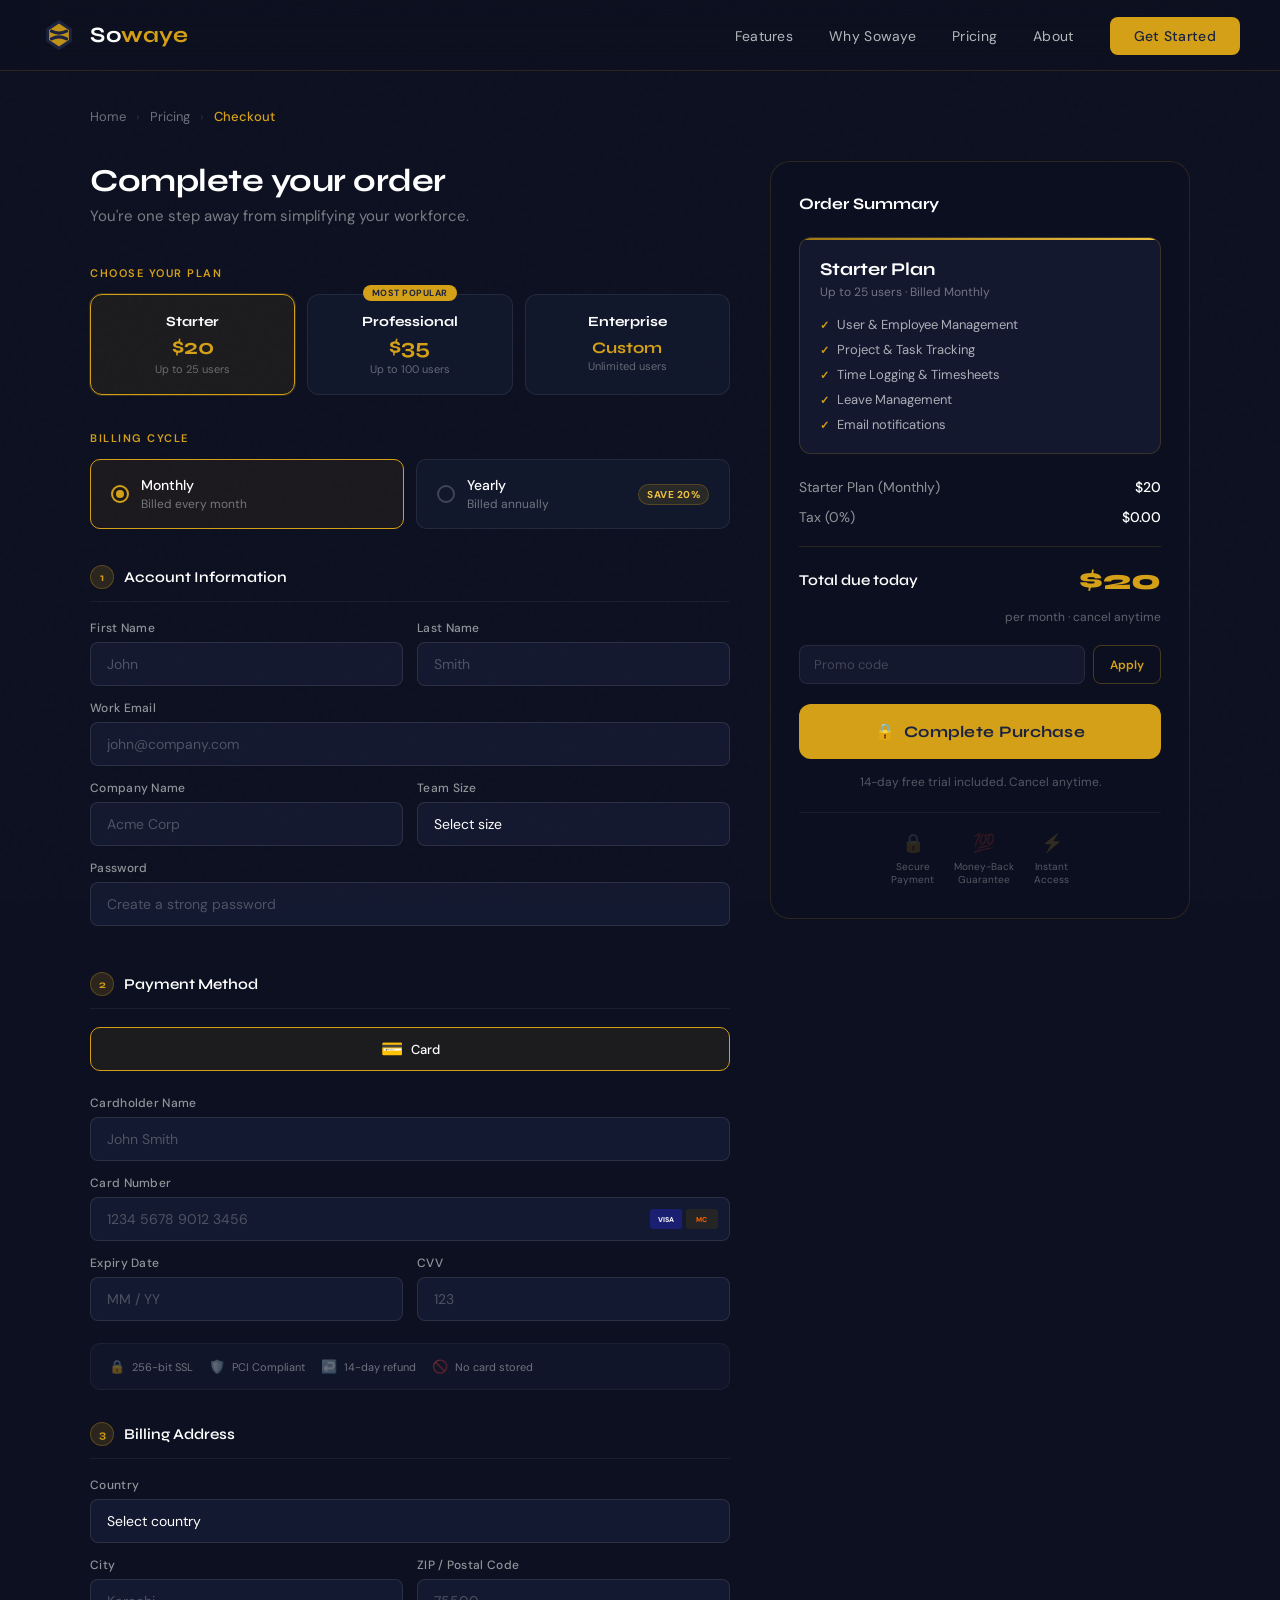
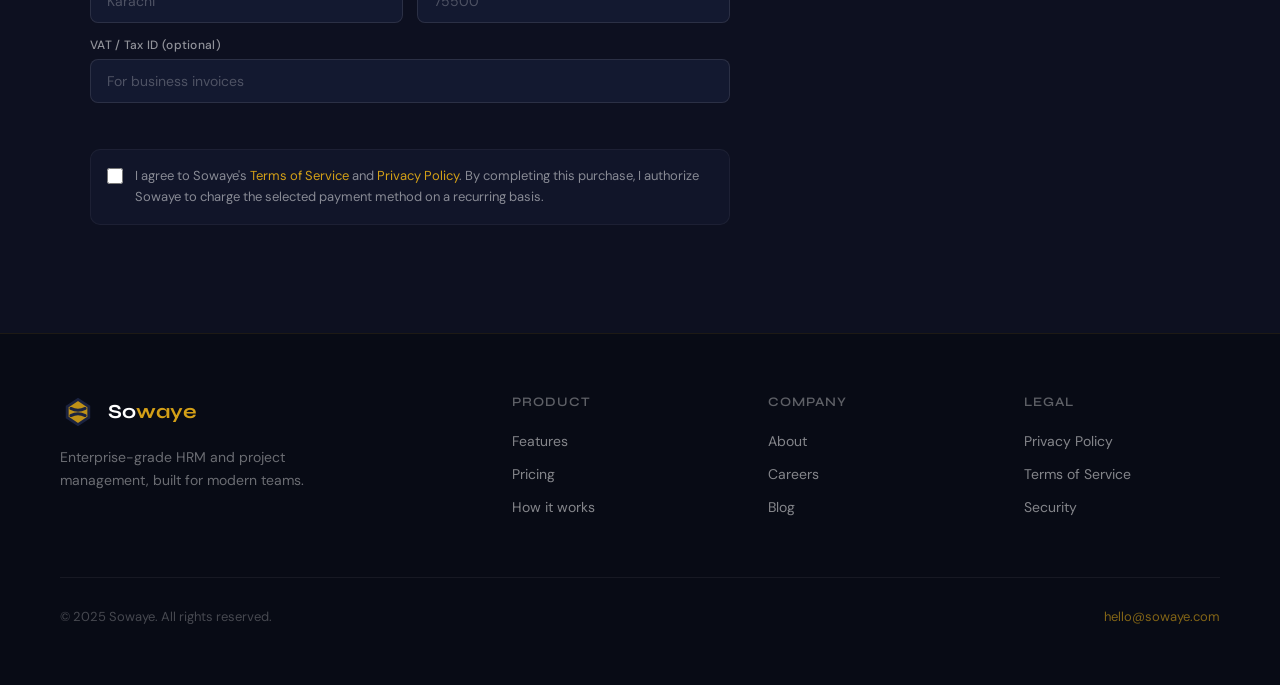
<file: checkout.html>
<!DOCTYPE html>
<html lang="en">
<head>
<meta charset="UTF-8">
<meta name="viewport" content="width=device-width, initial-scale=1.0">
<title>Checkout — Sowaye</title>
<link rel="preconnect" href="https://fonts.googleapis.com">
<link href="https://fonts.googleapis.com/css2?family=Syne:wght@400;600;700;800&family=DM+Sans:wght@300;400;500&display=swap" rel="stylesheet">
<link rel="stylesheet" href="style.css">
<style>

  /* ── PAGE LAYOUT ── */
  .checkout-page {
    min-height: 100vh;
    padding: 100px 40px 80px;
    position: relative;
    z-index: 1;
  }

  .checkout-grid {
    display: grid;
    grid-template-columns: 1fr 420px;
    gap: 40px;
    max-width: 1100px;
    margin: 0 auto;
    align-items: start;
  }

  /* ── BREADCRUMB ── */
  .checkout-breadcrumb {
    display: flex;
    align-items: center;
    gap: 10px;
    margin-bottom: 36px;
    font-size: 13px;
    color: rgba(255,255,255,0.4);
    max-width: 1100px;
    margin-left: auto;
    margin-right: auto;
    padding-top: 8px;
  }

  .checkout-breadcrumb a {
    color: rgba(255,255,255,0.4);
    text-decoration: none;
    transition: color 0.2s;
  }

  .checkout-breadcrumb a:hover { color: var(--gold); }

  .breadcrumb-sep { opacity: 0.3; }

  .breadcrumb-current { color: var(--gold); font-weight: 500; }

  /* ── LEFT PANEL ── */
  .checkout-left h1 {
    font-family: 'Syne', sans-serif;
    font-size: 32px;
    font-weight: 700;
    letter-spacing: -0.5px;
    margin-bottom: 6px;
  }

  .checkout-left .subtitle {
    font-size: 15px;
    color: rgba(255,255,255,0.45);
    margin-bottom: 40px;
  }

  /* ── PLAN SWITCHER ── */
  .plan-switcher-label {
    font-size: 11px;
    font-weight: 600;
    letter-spacing: 1.5px;
    text-transform: uppercase;
    color: var(--gold);
    margin-bottom: 14px;
  }

  .plan-switcher {
    display: grid;
    grid-template-columns: repeat(3, 1fr);
    gap: 12px;
    margin-bottom: 36px;
  }

  .plan-option {
    background: rgba(27,35,64,0.4);
    border: 1px solid rgba(255,255,255,0.08);
    border-radius: 12px;
    padding: 18px 16px;
    cursor: pointer;
    transition: all 0.2s ease;
    position: relative;
    text-align: center;
  }

  .plan-option:hover {
    border-color: rgba(212,160,23,0.3);
    background: rgba(27,35,64,0.7);
  }

  .plan-option.selected {
    border-color: var(--gold);
    background: rgba(212,160,23,0.08);
    box-shadow: 0 0 0 1px rgba(212,160,23,0.2);
  }

  .plan-option .plan-opt-badge {
    position: absolute;
    top: -10px;
    left: 50%;
    transform: translateX(-50%);
    background: var(--gold);
    color: var(--navy);
    font-size: 9px;
    font-weight: 700;
    padding: 2px 9px;
    border-radius: 100px;
    text-transform: uppercase;
    letter-spacing: 0.5px;
    white-space: nowrap;
  }

  .plan-opt-name {
    font-family: 'Syne', sans-serif;
    font-size: 14px;
    font-weight: 700;
    color: var(--white);
    margin-bottom: 4px;
  }

  .plan-opt-price {
    font-size: 22px;
    font-weight: 700;
    font-family: 'Syne', sans-serif;
    color: var(--gold);
    margin-bottom: 2px;
  }

  .plan-opt-users {
    font-size: 11px;
    color: rgba(255,255,255,0.35);
  }

  /* ── BILLING CYCLE ── */
  .billing-cycle-label {
    font-size: 11px;
    font-weight: 600;
    letter-spacing: 1.5px;
    text-transform: uppercase;
    color: var(--gold);
    margin-bottom: 14px;
  }

  .billing-cycle-row {
    display: flex;
    gap: 12px;
    margin-bottom: 36px;
  }

  .billing-opt {
    flex: 1;
    background: rgba(27,35,64,0.4);
    border: 1px solid rgba(255,255,255,0.08);
    border-radius: 10px;
    padding: 16px 20px;
    cursor: pointer;
    transition: all 0.2s;
    display: flex;
    align-items: center;
    justify-content: space-between;
  }

  .billing-opt:hover { border-color: rgba(212,160,23,0.3); }

  .billing-opt.selected {
    border-color: var(--gold);
    background: rgba(212,160,23,0.07);
  }

  .billing-opt-left { display: flex; align-items: center; gap: 12px; }

  .billing-radio {
    width: 18px;
    height: 18px;
    border-radius: 50%;
    border: 2px solid rgba(255,255,255,0.2);
    display: flex;
    align-items: center;
    justify-content: center;
    flex-shrink: 0;
    transition: border-color 0.2s;
  }

  .billing-opt.selected .billing-radio {
    border-color: var(--gold);
  }

  .billing-radio-dot {
    width: 8px;
    height: 8px;
    border-radius: 50%;
    background: var(--gold);
    display: none;
  }

  .billing-opt.selected .billing-radio-dot { display: block; }

  .billing-opt-name {
    font-size: 14px;
    font-weight: 500;
    color: var(--white);
  }

  .billing-opt-sub {
    font-size: 12px;
    color: rgba(255,255,255,0.4);
    margin-top: 2px;
  }

  .billing-save-tag {
    background: rgba(212,160,23,0.12);
    color: var(--gold-light);
    font-size: 10px;
    font-weight: 700;
    padding: 3px 8px;
    border-radius: 100px;
    border: 1px solid rgba(212,160,23,0.25);
    letter-spacing: 0.5px;
  }

  /* ── FORM SECTIONS ── */
  .form-section {
    margin-bottom: 32px;
  }

  .form-section-title {
    font-family: 'Syne', sans-serif;
    font-size: 15px;
    font-weight: 600;
    color: var(--white);
    margin-bottom: 18px;
    padding-bottom: 12px;
    border-bottom: 1px solid rgba(255,255,255,0.06);
    display: flex;
    align-items: center;
    gap: 10px;
  }

  .form-section-num {
    width: 24px;
    height: 24px;
    border-radius: 50%;
    background: rgba(212,160,23,0.15);
    border: 1px solid rgba(212,160,23,0.3);
    font-size: 11px;
    font-weight: 700;
    color: var(--gold);
    display: flex;
    align-items: center;
    justify-content: center;
    font-family: 'Syne', sans-serif;
    flex-shrink: 0;
  }

  .form-row {
    display: grid;
    grid-template-columns: 1fr 1fr;
    gap: 14px;
  }

  .form-row.single { grid-template-columns: 1fr; }

  .form-group {
    display: flex;
    flex-direction: column;
    gap: 6px;
    margin-bottom: 14px;
  }

  .form-group label {
    font-size: 12px;
    font-weight: 500;
    color: rgba(255,255,255,0.55);
    letter-spacing: 0.3px;
  }

  .form-group input,
  .form-group select {
    background: rgba(27,35,64,0.5);
    border: 1px solid rgba(255,255,255,0.1);
    border-radius: 8px;
    padding: 12px 16px;
    font-size: 14px;
    color: var(--white);
    font-family: 'DM Sans', sans-serif;
    outline: none;
    transition: border-color 0.2s, background 0.2s;
    width: 100%;
    -webkit-appearance: none;
  }

  .form-group input::placeholder { color: rgba(255,255,255,0.25); }

  .form-group input:focus,
  .form-group select:focus {
    border-color: rgba(212,160,23,0.5);
    background: rgba(27,35,64,0.8);
    box-shadow: 0 0 0 3px rgba(212,160,23,0.08);
  }

  .form-group input.input-error,
  .form-group select.input-error {
    border-color: #E2574A;
    background: rgba(226,87,74,0.08);
  }

  .form-group input.input-valid,
  .form-group select.input-valid {
    border-color: #4CAF7D;
    background: rgba(76,175,125,0.08);
  }

  .form-error-msg {
    font-size: 12px;
    color: #E2574A;
    margin-top: 4px;
    display: none;
    line-height: 1.4;
  }

  .form-error-msg.show { display: block; }

  .form-group select option { background: #1B2340; color: white; }

  /* ── PAYMENT METHODS ── */
  .payment-methods {
    display: flex;
    gap: 10px;
    margin-bottom: 24px;
  }

  .payment-method-tab {
    flex: 1;
    padding: 12px 10px;
    background: rgba(27,35,64,0.4);
    border: 1px solid rgba(255,255,255,0.08);
    border-radius: 10px;
    cursor: pointer;
    transition: all 0.2s;
    display: flex;
    align-items: center;
    justify-content: center;
    gap: 8px;
    font-size: 13px;
    font-weight: 500;
    color: rgba(255,255,255,0.6);
  }

  .payment-method-tab:hover { border-color: rgba(212,160,23,0.2); }

  .payment-method-tab.active {
    border-color: var(--gold);
    background: rgba(212,160,23,0.08);
    color: var(--white);
  }

  .pm-icon {
    font-size: 18px;
    line-height: 1;
  }

  /* ── CARD INPUT SPECIAL ── */
  .card-number-wrap {
    position: relative;
  }

  .card-number-wrap input { padding-right: 80px; }

  .card-brands {
    position: absolute;
    right: 12px;
    top: 50%;
    transform: translateY(-50%);
    display: flex;
    gap: 4px;
    align-items: center;
  }

  .card-brand-chip {
    width: 32px;
    height: 20px;
    border-radius: 3px;
    display: flex;
    align-items: center;
    justify-content: center;
    font-size: 7px;
    font-weight: 800;
    letter-spacing: 0.2px;
  }

  .chip-visa { background: #1A1F71; color: #fff; }
  .chip-mc { background: #252525; color: #FF5F00; }

  /* ── SECURITY BADGES ── */
  .security-row {
    display: flex;
    align-items: center;
    gap: 16px;
    padding: 14px 18px;
    background: rgba(27,35,64,0.3);
    border: 1px solid rgba(255,255,255,0.05);
    border-radius: 10px;
    margin-top: 8px;
  }

  .security-item {
    display: flex;
    align-items: center;
    gap: 7px;
    font-size: 11px;
    color: rgba(255,255,255,0.4);
  }

  .security-icon { font-size: 13px; }

  /* ── RIGHT PANEL — ORDER SUMMARY ── */
  .order-summary {
    background: rgba(13,16,32,0.95);
    border: 1px solid rgba(212,160,23,0.15);
    border-radius: 20px;
    padding: 32px 28px;
    position: sticky;
    top: 100px;
  }

  .summary-title {
    font-family: 'Syne', sans-serif;
    font-size: 16px;
    font-weight: 700;
    margin-bottom: 24px;
    color: var(--white);
  }

  /* ── PLAN DISPLAY IN SUMMARY ── */
  .summary-plan-card {
    background: rgba(27,35,64,0.5);
    border: 1px solid rgba(212,160,23,0.2);
    border-radius: 12px;
    padding: 20px;
    margin-bottom: 24px;
    position: relative;
    overflow: hidden;
  }

  .summary-plan-card::before {
    content: '';
    position: absolute;
    top: 0; left: 0; right: 0;
    height: 2px;
    background: linear-gradient(90deg, var(--gold-dark), var(--gold-light));
  }

  .summary-plan-name {
    font-family: 'Syne', sans-serif;
    font-size: 18px;
    font-weight: 700;
    color: var(--white);
    margin-bottom: 4px;
  }

  .summary-plan-tagline {
    font-size: 12px;
    color: rgba(255,255,255,0.4);
    margin-bottom: 16px;
  }

  .summary-plan-features {
    list-style: none;
    display: flex;
    flex-direction: column;
    gap: 8px;
  }

  .summary-plan-features li {
    font-size: 13px;
    color: rgba(255,255,255,0.65);
    display: flex;
    align-items: center;
    gap: 8px;
  }

  .summary-plan-features li::before {
    content: '✓';
    color: var(--gold);
    font-size: 11px;
    font-weight: 700;
    flex-shrink: 0;
  }

  /* ── PRICING BREAKDOWN ── */
  .price-breakdown {
    display: flex;
    flex-direction: column;
    gap: 12px;
    margin-bottom: 20px;
  }

  .price-line {
    display: flex;
    justify-content: space-between;
    align-items: center;
    font-size: 14px;
  }

  .price-line-label { color: rgba(255,255,255,0.55); }

  .price-line-value { color: var(--white); font-weight: 500; }

  .price-line-value.discount { color: #4CAF7D; }

  .price-divider-line {
    height: 1px;
    background: rgba(255,255,255,0.06);
    margin: 4px 0;
  }

  .price-total {
    display: flex;
    justify-content: space-between;
    align-items: center;
    padding: 16px 0;
    border-top: 1px solid rgba(212,160,23,0.15);
    margin-top: 4px;
  }

  .price-total-label {
    font-family: 'Syne', sans-serif;
    font-size: 15px;
    font-weight: 600;
    color: var(--white);
  }

  .price-total-amount {
    font-family: 'Syne', sans-serif;
    font-size: 28px;
    font-weight: 800;
    color: var(--gold);
  }

  .price-total-period {
    font-size: 12px;
    color: rgba(255,255,255,0.35);
    text-align: right;
    margin-top: -4px;
    margin-bottom: 20px;
  }

  /* ── PROMO CODE ── */
  .promo-row {
    display: flex;
    gap: 8px;
    margin-bottom: 20px;
  }

  .promo-row input {
    flex: 1;
    background: rgba(27,35,64,0.5);
    border: 1px solid rgba(255,255,255,0.08);
    border-radius: 8px;
    padding: 10px 14px;
    font-size: 13px;
    color: var(--white);
    font-family: 'DM Sans', sans-serif;
    outline: none;
    transition: border-color 0.2s;
  }

  .promo-row input::placeholder { color: rgba(255,255,255,0.2); }
  .promo-row input:focus { border-color: rgba(212,160,23,0.4); }

  .promo-apply {
    background: transparent;
    border: 1px solid rgba(212,160,23,0.3);
    color: var(--gold);
    padding: 10px 16px;
    border-radius: 8px;
    font-size: 12px;
    font-weight: 600;
    cursor: pointer;
    font-family: 'DM Sans', sans-serif;
    transition: all 0.2s;
    white-space: nowrap;
  }

  .promo-apply:hover {
    background: rgba(212,160,23,0.1);
    border-color: var(--gold);
  }

  /* ── SUBMIT BUTTON ── */
  .submit-btn {
    width: 100%;
    background: var(--gold);
    color: var(--navy);
    border: none;
    padding: 18px;
    border-radius: 12px;
    font-size: 16px;
    font-weight: 700;
    font-family: 'Syne', sans-serif;
    cursor: pointer;
    transition: all 0.2s;
    display: flex;
    align-items: center;
    justify-content: center;
    gap: 10px;
    letter-spacing: 0.3px;
    margin-bottom: 14px;
  }

  .submit-btn:hover {
    background: var(--gold-light);
    transform: translateY(-2px);
    box-shadow: 0 12px 40px rgba(212,160,23,0.35);
  }

  .submit-btn:active { transform: translateY(0); }

  .submit-btn:disabled {
    opacity: 0.5;
    cursor: not-allowed;
    transform: none;
    box-shadow: none;
  }

  .submit-btn .btn-spinner {
    display: none;
    width: 18px;
    height: 18px;
    border: 2px solid rgba(27,35,64,0.3);
    border-top-color: var(--navy);
    border-radius: 50%;
    animation: spin 0.7s linear infinite;
  }

  .submit-btn.loading .btn-spinner { display: block; }
  .submit-btn.loading .btn-text { display: none; }

  @keyframes spin {
    to { transform: rotate(360deg); }
  }

  .submit-note {
    text-align: center;
    font-size: 12px;
    color: rgba(255,255,255,0.3);
    line-height: 1.6;
  }

  /* ── TRUST BADGES ── */
  .trust-badges {
    display: flex;
    justify-content: center;
    gap: 20px;
    margin-top: 20px;
    padding-top: 18px;
    border-top: 1px solid rgba(255,255,255,0.05);
  }

  .trust-badge {
    display: flex;
    flex-direction: column;
    align-items: center;
    gap: 5px;
    font-size: 10px;
    color: rgba(255,255,255,0.3);
    text-align: center;
  }

  .trust-badge-icon { font-size: 18px; opacity: 0.5; }

  /* ── SUCCESS STATE ── */
  .success-screen {
    display: none;
    text-align: center;
    padding: 60px 40px;
    max-width: 560px;
    margin: 0 auto;
  }

  .success-icon {
    width: 80px;
    height: 80px;
    border-radius: 50%;
    background: rgba(76,175,125,0.12);
    border: 2px solid rgba(76,175,125,0.3);
    display: flex;
    align-items: center;
    justify-content: center;
    font-size: 32px;
    margin: 0 auto 28px;
    animation: successPop 0.5s cubic-bezier(0.175, 0.885, 0.32, 1.275) both;
  }

  @keyframes successPop {
    from { transform: scale(0.5); opacity: 0; }
    to { transform: scale(1); opacity: 1; }
  }

  .success-screen h2 {
    font-family: 'Syne', sans-serif;
    font-size: 32px;
    font-weight: 700;
    margin-bottom: 12px;
  }

  .success-screen p {
    font-size: 16px;
    color: rgba(255,255,255,0.5);
    line-height: 1.7;
    margin-bottom: 36px;
  }

  /* ── PAYMENT PANELS ── */
  .payment-panel { display: none; }
  .payment-panel.active { display: block; }

  /* ── RESPONSIVE ── */
  @media (max-width: 960px) {
    .checkout-grid {
      grid-template-columns: 1fr;
    }
    .order-summary {
      position: static;
      order: -1;
    }
    .plan-switcher { grid-template-columns: 1fr; }
  }

  @media (max-width: 600px) {
    .checkout-page { padding: 90px 20px 60px; }
    .billing-cycle-row { flex-direction: column; }
    .form-row { grid-template-columns: 1fr; }
    .payment-methods { flex-wrap: wrap; }
  }
</style>
</head>
<body>

<nav>
  <a href="index.html" class="nav-logo">
    <svg class="nav-logo-icon" viewBox="0 0 100 100" fill="none" xmlns="http://www.w3.org/2000/svg">
      <path d="M20 35 L50 15 L80 35 L80 65 L50 85 L20 65 Z" fill="#D4A017" opacity="0.9"/>
      <path d="M20 35 L50 15 L80 35 L80 65 L50 85 L20 65 Z" fill="none" stroke="#1B2340" stroke-width="8"/>
      <path d="M30 40 Q50 50 70 40" stroke="#1B2340" stroke-width="8" fill="none" stroke-linecap="round"/>
      <path d="M30 60 Q50 50 70 60" stroke="#1B2340" stroke-width="8" fill="none" stroke-linecap="round"/>
    </svg>
    <span class="nav-logo-text">So<span>waye</span></span>
  </a>
  <ul class="nav-links">
    <li><a href="features.html">Features</a></li>
    <li><a href="why-it-works.html">Why Sowaye</a></li>
    <li><a href="pricing.html">Pricing</a></li>
    <li><a href="about.html">About</a></li>
    <li><a href="pricing.html" class="nav-cta">Get Started</a></li>
  </ul>
</nav>

<div class="checkout-page">

  <div class="checkout-breadcrumb">
    <a href="index.html">Home</a>
    <span class="breadcrumb-sep">›</span>
    <a href="pricing.html">Pricing</a>
    <span class="breadcrumb-sep">›</span>
    <span class="breadcrumb-current">Checkout</span>
  </div>

  <div id="checkout-form-section">
    <div class="checkout-grid">

      <div class="checkout-left">
        <h1>Complete your order</h1>
        <p class="subtitle">You're one step away from simplifying your workforce.</p>

        <div class="plan-switcher-label">Choose Your Plan</div>
        <div class="plan-switcher" id="plan-switcher">
          <div class="plan-option" data-plan="starter" data-monthly="20" data-yearly="16"
               data-users="Up to 25 users" data-features='["User & Employee Management","Project & Task Tracking","Time Logging & Timesheets","Leave Management","Email notifications"]'>
            <div class="plan-opt-name">Starter</div>
            <div class="plan-opt-price">$<span class="price-display">20</span></div>
            <div class="plan-opt-users">Up to 25 users</div>
          </div>
          <div class="plan-option" data-plan="professional" data-monthly="35" data-yearly="28"
               data-users="Up to 100 users" data-features='["Everything in Starter","Support Ticket System","Department Management","Holiday Calendar","Advanced Analytics & Reports","Azure AD / SSO Integration"]'>
            <div class="plan-opt-badge">Most Popular</div>
            <div class="plan-opt-name">Professional</div>
            <div class="plan-opt-price">$<span class="price-display">35</span></div>
            <div class="plan-opt-users">Up to 100 users</div>
          </div>
          <div class="plan-option" data-plan="enterprise" data-monthly="0" data-yearly="0"
               data-users="Unlimited users" data-features='["Everything in Professional","Multi-company support","Azure Blob Storage","Dedicated onboarding","Custom integrations","SLA & priority support"]'>
            <div class="plan-opt-name">Enterprise</div>
            <div class="plan-opt-price" style="font-size:16px; padding-top:4px;">Custom</div>
            <div class="plan-opt-users">Unlimited users</div>
          </div>
        </div>

        <div class="billing-cycle-label">Billing Cycle</div>
        <div class="billing-cycle-row">
          <div class="billing-opt selected" id="bill-monthly">
            <div class="billing-opt-left">
              <div class="billing-radio"><div class="billing-radio-dot"></div></div>
              <div>
                <div class="billing-opt-name">Monthly</div>
                <div class="billing-opt-sub">Billed every month</div>
              </div>
            </div>
          </div>
          <div class="billing-opt" id="bill-yearly">
            <div class="billing-opt-left">
              <div class="billing-radio"><div class="billing-radio-dot"></div></div>
              <div>
                <div class="billing-opt-name">Yearly</div>
                <div class="billing-opt-sub">Billed annually</div>
              </div>
            </div>
            <span class="billing-save-tag">SAVE 20%</span>
          </div>
        </div>

        <div class="form-section">
          <div class="form-section-title">
            <span class="form-section-num">1</span>
            Account Information
          </div>
          <div class="form-row">
            <div class="form-group">
              <label>First Name</label>
              <input type="text" id="first-name" placeholder="John" autocomplete="given-name">
              <div class="form-error-msg" id="error-first-name"></div>
            </div>
            <div class="form-group">
              <label>Last Name</label>
              <input type="text" id="last-name" placeholder="Smith" autocomplete="family-name">
              <div class="form-error-msg" id="error-last-name"></div>
            </div>
          </div>
          <div class="form-row single">
            <div class="form-group">
              <label>Work Email</label>
              <input type="email" id="email" placeholder="john@company.com" autocomplete="email">
              <div class="form-error-msg" id="error-email"></div>
            </div>
          </div>
          <div class="form-row">
            <div class="form-group">
              <label>Company Name</label>
              <input type="text" id="company" placeholder="Acme Corp">
            </div>
            <div class="form-group">
              <label>Team Size</label>
              <select id="team-size">
                <option value="">Select size</option>
                <option value="1-10">1–10 employees</option>
                <option value="11-25">11–25 employees</option>
                <option value="26-50">26–50 employees</option>
                <option value="51-100">51–100 employees</option>
                <option value="100+">100+ employees</option>
              </select>
            </div>
          </div>
          <div class="form-row single">
            <div class="form-group">
              <label>Password</label>
              <input type="password" id="password" placeholder="Create a strong password">
              <div class="form-error-msg" id="error-password"></div>
            </div>
          </div>
        </div>

        <div class="form-section">
          <div class="form-section-title">
            <span class="form-section-num">2</span>
            Payment Method
          </div>

          <div class="payment-methods">
            <div class="payment-method-tab active" data-method="card">
              <span class="pm-icon">💳</span> Card
            </div>
          </div>

          <div class="payment-panel active" id="panel-card">
            <div class="form-row single">
              <div class="form-group">
                <label>Cardholder Name</label>
                <input type="text" id="card-name" placeholder="John Smith" autocomplete="cc-name">
                <div class="form-error-msg" id="error-card-name"></div>
              </div>
            </div>
            <div class="form-row single">
              <div class="form-group">
                <label>Card Number</label>
                <div class="card-number-wrap">
                  <input type="text" id="card-number" placeholder="1234 5678 9012 3456"
                         maxlength="19" autocomplete="cc-number">
                  <div class="card-brands">
                    <div class="card-brand-chip chip-visa">VISA</div>
                    <div class="card-brand-chip chip-mc">MC</div>
                  </div>
                </div>
                <div class="form-error-msg" id="error-card-number"></div>
              </div>
            </div>
            <div class="form-row">
              <div class="form-group">
                <label>Expiry Date</label>
                <input type="text" id="card-expiry" placeholder="MM / YY" maxlength="7" autocomplete="cc-exp">
                <div class="form-error-msg" id="error-card-expiry"></div>
              </div>
              <div class="form-group">
                <label>CVV</label>
                <input type="text" id="card-cvv" placeholder="123" maxlength="4" autocomplete="cc-csc">
                <div class="form-error-msg" id="error-card-cvv"></div>
              </div>
            </div>
          </div>

          <div class="security-row">
            <div class="security-item"><span class="security-icon">🔒</span> 256-bit SSL</div>
            <div class="security-item"><span class="security-icon">🛡️</span> PCI Compliant</div>
            <div class="security-item"><span class="security-icon">↩️</span> 14-day refund</div>
            <div class="security-item"><span class="security-icon">🚫</span> No card stored</div>
          </div>
        </div>

        <div class="form-section">
          <div class="form-section-title">
            <span class="form-section-num">3</span>
            Billing Address
          </div>
          <div class="form-row single">
            <div class="form-group">
              <label>Country</label>
              <select id="country">
                <option value="">Select country</option>
                <option>United States</option>
                <option>United Kingdom</option>
                <option>Pakistan</option>
                <option>Canada</option>
                <option>Australia</option>
                <option>Germany</option>
                <option>India</option>
                <option>UAE</option>
                <option>Other</option>
              </select>
            </div>
          </div>
          <div class="form-row">
            <div class="form-group">
              <label>City</label>
              <input type="text" placeholder="Karachi">
            </div>
            <div class="form-group">
              <label>ZIP / Postal Code</label>
              <input type="text" placeholder="75500">
            </div>
          </div>
          <div class="form-row single">
            <div class="form-group">
              <label>VAT / Tax ID (optional)</label>
              <input type="text" placeholder="For business invoices">
            </div>
          </div>
        </div>

        <div style="display: flex; align-items: flex-start; gap: 12px; margin-bottom: 28px; padding: 16px; background: rgba(27,35,64,0.3); border-radius: 10px; border: 1px solid rgba(255,255,255,0.05);">
          <input type="checkbox" id="terms-check" style="width: 16px; height: 16px; flex-shrink: 0; margin-top: 2px; accent-color: #D4A017; cursor: pointer;">
          <label for="terms-check" style="font-size: 13px; color: rgba(255,255,255,0.5); cursor: pointer; line-height: 1.6;">
            I agree to Sowaye's <a href="#" style="color: var(--gold); text-decoration: none;">Terms of Service</a> and <a href="#" style="color: var(--gold); text-decoration: none;">Privacy Policy</a>. By completing this purchase, I authorize Sowaye to charge the selected payment method on a recurring basis.
          </label>
        </div>

      </div>

      <div class="order-summary">
        <div class="summary-title">Order Summary</div>

        <div class="summary-plan-card">
          <div class="summary-plan-name" id="summary-plan-name">Professional Plan</div>
          <div class="summary-plan-tagline" id="summary-plan-tagline">Up to 100 users · Billed Monthly</div>
          <ul class="summary-plan-features" id="summary-features">
            </ul>
        </div>

        <div class="price-breakdown">
          <div class="price-line">
            <span class="price-line-label" id="summary-base-label">Professional Plan (Monthly)</span>
            <span class="price-line-value" id="summary-base-price">$35.00</span>
          </div>
          <div class="price-line" id="discount-line" style="display:none;">
            <span class="price-line-label">Annual discount (20%)</span>
            <span class="price-line-value discount" id="summary-discount">–$0.00</span>
          </div>
          <div class="price-line">
            <span class="price-line-label">Tax (0%)</span>
            <span class="price-line-value">$0.00</span>
          </div>
        </div>

        <div class="price-total">
          <span class="price-total-label">Total due today</span>
          <span class="price-total-amount" id="summary-total">$35</span>
        </div>
        <div class="price-total-period" id="summary-period">per month, cancel anytime</div>

        <div class="promo-row">
          <input type="text" id="promo-input" placeholder="Promo code">
          <button class="promo-apply" onclick="applyPromo()">Apply</button>
        </div>
        <div id="promo-msg" style="font-size:12px; margin-bottom: 12px; display:none;"></div>

        <button class="submit-btn" id="submit-btn" onclick="handleCheckout()">
          <div class="btn-spinner"></div>
          <span class="btn-text">🔒 &nbsp;Complete Purchase</span>
        </button>
        <p class="submit-note" id="submit-note-text">
          14-day free trial included. Cancel anytime with no questions asked.
        </p>

        <div class="trust-badges">
          <div class="trust-badge">
            <span class="trust-badge-icon">🔒</span>
            <span>Secure<br>Payment</span>
          </div>
          <div class="trust-badge">
            <span class="trust-badge-icon">💯</span>
            <span>Money-Back<br>Guarantee</span>
          </div>
          <div class="trust-badge">
            <span class="trust-badge-icon">⚡</span>
            <span>Instant<br>Access</span>
          </div>
        </div>
      </div>

    </div>
  </div>

  <div class="success-screen" id="success-screen">
    <div class="success-icon">✓</div>
    <h2>You're all set! 🎉</h2>
    <p>Welcome to Sowaye. Your <strong id="success-plan-name" style="color: var(--gold);">Professional</strong> plan is now active. Check your email for login details and onboarding instructions.</p>
    <div style="display: flex; gap: 14px; justify-content: center; flex-wrap: wrap;">
      <a href="index.html" class="btn-primary">Go to Dashboard →</a>
      <a href="index.html" class="btn-secondary">Back to Home</a>
    </div>
  </div>

</div>

<footer>
  <div class="footer-inner">
    <div class="footer-brand">
      <a href="index.html" class="nav-logo" style="text-decoration:none;">
        <svg width="36" height="36" viewBox="0 0 100 100" fill="none"><path d="M20 35 L50 15 L80 35 L80 65 L50 85 L20 65 Z" fill="#D4A017" opacity="0.9"/><path d="M20 35 L50 15 L80 35 L80 65 L50 85 L20 65 Z" fill="none" stroke="#1B2340" stroke-width="8"/><path d="M30 40 Q50 50 70 40" stroke="#1B2340" stroke-width="8" fill="none" stroke-linecap="round"/><path d="M30 60 Q50 50 70 60" stroke="#1B2340" stroke-width="8" fill="none" stroke-linecap="round"/></svg>
        <span style="font-family: Syne, sans-serif; font-size: 20px; font-weight: 700; color: white;">So<span style="color: #D4A017;">waye</span></span>
      </a>
      <p>Enterprise-grade HRM and project management, built for modern teams.</p>
    </div>
    <div class="footer-col">
      <h4>Product</h4>
      <ul><li><a href="features.html">Features</a></li><li><a href="pricing.html">Pricing</a></li><li><a href="why-it-works.html">How it works</a></li></ul>
    </div>
    <div class="footer-col">
      <h4>Company</h4>
      <ul><li><a href="about.html">About</a></li><li><a href="#">Careers</a></li><li><a href="#">Blog</a></li></ul>
    </div>
    <div class="footer-col">
      <h4>Legal</h4>
      <ul><li><a href="#">Privacy Policy</a></li><li><a href="terms of services.html">Terms of Service</a></li><li><a href="#">Security</a></li></ul>
    </div>
  </div>
  <div class="footer-bottom">
    <p>© 2025 Sowaye. All rights reserved.</p>
    <p><a href="mailto:hello@sowaye.com" style="color: rgba(212,160,23,0.6); text-decoration:none;">hello@sowaye.com</a></p>
  </div>
</footer>
<script src="script.js"></script>
<script>
(function() {
  const params = new URLSearchParams(window.location.search);
  const urlPlan = params.get('plan') || 'starter';
  const urlBilling = params.get('billing');
  const urlStarterPrice = params.get('starter_local') || params.get('starter_usd') || params.get('s_p') || params.get('starter');
  const urlProPrice = params.get('professional_local') || params.get('professional_usd') || params.get('p_p') || params.get('pro');
  const currencySymbol = params.get('symbol') ? decodeURIComponent(params.get('symbol')) : (params.get('cur') ? decodeURIComponent(params.get('cur')) : '$');
  const currencyCodeParam = params.get('currency') || params.get('cur_code') || params.get('currency_code') || null;

  let state = {
    plan: urlPlan,
    billing: urlBilling === 'yearly' ? 'yearly' : 'monthly',
    promoApplied: false,
    promoDiscount: 0
  };

  const planData = {
    starter: {
      name: 'Starter',
      monthly: urlStarterPrice && !isNaN(urlStarterPrice) ? parseFloat(urlStarterPrice) : 20,
      yearly: urlStarterPrice && !isNaN(urlStarterPrice) ? parseFloat(urlStarterPrice) * 0.8 : 16,
      users: 'Up to 25 users',
      features: ['User & Employee Management','Project & Task Tracking','Time Logging & Timesheets','Leave Management','Email notifications']
    },
    professional: {
      name: 'Professional',
      monthly: urlProPrice && !isNaN(urlProPrice) ? parseFloat(urlProPrice) : 35,
      yearly: urlProPrice && !isNaN(urlProPrice) ? parseFloat(urlProPrice) * 0.8 : 28,
      users: 'Up to 100 users',
      features: ['Everything in Starter','Support Ticket System','Department Management','Holiday Calendar','Advanced Analytics & Reports','Azure AD / SSO Integration']
    },
    enterprise: {
      name: 'Enterprise',
      monthly: 0,
      yearly: 0,
      users: 'Unlimited users',
      features: ['Everything in Professional','Multi-company support','Azure Blob Storage','Dedicated onboarding','Custom integrations','SLA & priority support']
    }
  };

  if (!planData[state.plan]) state.plan = 'starter';

  const planOptions = document.querySelectorAll('.plan-option');
  const billMonthly = document.getElementById('bill-monthly');
  const billYearly = document.getElementById('bill-yearly');

  function markSelectedPlan() {
    planOptions.forEach(opt => {
      opt.classList.toggle('selected', opt.dataset.plan === state.plan);
    });
  }

  function updatePlanPrices() {
    planOptions.forEach(opt => {
      const monthly = parseFloat(opt.dataset.monthly);
      const yearly = parseFloat(opt.dataset.yearly);
      const display = opt.querySelector('.price-display');
      if (!display) return;
      const val = state.billing === 'yearly' ? yearly : monthly;
      display.textContent = val > 0 ? val.toFixed(0) : 'Custom';
    });
  }

  function updateSummary() {
    const plan = planData[state.plan];
    const isYearly = state.billing === 'yearly';
    const isEnterprise = state.plan === 'enterprise';

    document.getElementById('summary-plan-name').textContent = plan.name + ' Plan';
    document.getElementById('summary-plan-tagline').textContent = plan.users + ' · Billed ' + (isYearly ? 'Annually' : 'Monthly');

    const featList = document.getElementById('summary-features');
    if (featList) featList.innerHTML = plan.features.map(f => `<li>${f}</li>`).join('');

    if (isEnterprise) {
      document.getElementById('summary-base-label').textContent = 'Enterprise (Custom Pricing)';
      document.getElementById('summary-base-price').textContent = 'TBD';
      document.getElementById('summary-total').textContent = 'Custom';
      document.getElementById('summary-period').textContent = 'Contact our sales team';
      document.getElementById('discount-line').style.display = 'none';
      document.querySelector('#submit-btn .btn-text').innerHTML = '📩 &nbsp;Contact Sales Team';
      document.getElementById('submit-note-text').textContent = 'Our team will reach out within 24 hours.';
      return;
    }

    document.querySelector('#submit-btn .btn-text').innerHTML = '🔒 &nbsp;Complete Purchase';
    document.getElementById('submit-note-text').textContent = '14-day free trial included. Cancel anytime.';

    const monthlyBase = plan.monthly;
    const yearlyMonthlyEquivalent = isYearly ? (plan.yearly || monthlyBase * 0.8) : monthlyBase;
    const annualTotal = isYearly ? yearlyMonthlyEquivalent * 12 : monthlyBase;
    const annualSavings = isYearly ? (monthlyBase * 12 - annualTotal) : 0;
    const total = Math.max(0, annualTotal - state.promoDiscount);

    document.getElementById('summary-base-label').textContent = plan.name + ' Plan (' + (isYearly ? 'Yearly' : 'Monthly') + ')';
    document.getElementById('summary-base-price').textContent = currencySymbol + yearlyMonthlyEquivalent.toFixed(0);

    if (isYearly) {
      document.getElementById('discount-line').style.display = 'flex';
      document.getElementById('summary-discount').textContent = '–' + currencySymbol + annualSavings.toFixed(0) + '/yr';
    } else {
      document.getElementById('discount-line').style.display = 'none';
    }

    document.getElementById('summary-total').textContent = currencySymbol + total.toFixed(0);
    document.getElementById('summary-period').textContent = isYearly
      ? 'per month · billed ' + currencySymbol + annualTotal.toFixed(0) + ' annually'
      : 'per month · cancel anytime';
  }

  function handlePlanClick(plan) {
    if (plan === 'enterprise') {
      alert('Enterprise packages are custom. You will now be redirected to our support team.');
      window.location.href = 'mailto:hello@sowaye.com?subject=Enterprise%20Package%20Request';
      return;
    }
    state.plan = plan;
    markSelectedPlan();
    updateSummary();
  }

  planOptions.forEach(opt => {
    opt.addEventListener('click', () => {
      handlePlanClick(opt.dataset.plan);
    });
  });

  if (billMonthly && billYearly) {
    if (state.billing === 'yearly') {
      billMonthly.classList.remove('selected');
      billYearly.classList.add('selected');
    }

    billMonthly.addEventListener('click', () => {
      state.billing = 'monthly';
      billMonthly.classList.add('selected');
      billYearly.classList.remove('selected');
      updatePlanPrices();
      updateSummary();
    });

    billYearly.addEventListener('click', () => {
      state.billing = 'yearly';
      billYearly.classList.add('selected');
      billMonthly.classList.remove('selected');
      updatePlanPrices();
      updateSummary();
    });
  }

  function applyPricesToPlanOptions() {
    planOptions.forEach(opt => {
      const planKey = opt.dataset.plan;
      const plan = planData[planKey];
      const display = opt.querySelector('.price-display');
      if (!display) return;
      const value = state.billing === 'yearly' ? plan.yearly : plan.monthly;
      display.textContent = value > 0 ? value.toFixed(0) : 'Custom';
    });
  }

  updatePlanPrices();
  markSelectedPlan();
  updateSummary();
})();
</script>
<script>
(function() {

  // ── READ URL PARAMS (plan passed from pricing.html) ──
  const params = new URLSearchParams(window.location.search);
  let urlPlan = params.get('plan') || 'starter'; 
  const urlBilling = params.get('billing');
  
  // Naye parameters jo pricing page se aa rahay hain
  // Prefer local converted prices, then local USD fallbacks, then old params
  const urlStarterPrice = params.get('starter_local') || params.get('starter_usd') || params.get('starter');
  const urlProPrice = params.get('professional_local') || params.get('professional_usd') || params.get('pro');
  const currencySymbol = params.get('symbol') ? decodeURIComponent(params.get('symbol')) : '$';
  const currencyCodeParam = params.get('currency') || null;

  // ── STATE ──
  let state = {
    plan: urlPlan,
    billing: urlBilling === 'yearly' ? 'yearly' : 'monthly',
    promoApplied: false,
    promoDiscount: 0
  };

  const planData = {
    starter: {
      name: 'Starter',
      monthly: 20, // Default prices
      yearly: 16,
      users: 'Up to 25 users',
      features: ['User & Employee Management','Project & Task Tracking','Time Logging & Timesheets','Leave Management','Email notifications']
    },
    professional: {
      name: 'Professional',
      monthly: 35,
      yearly: 28,
      users: 'Up to 100 users',
      features: ['Everything in Starter','Support Ticket System','Department Management','Holiday Calendar','Advanced Analytics & Reports','Azure AD / SSO Integration']
    },
    enterprise: {
      name: 'Enterprise',
      monthly: 0,
      yearly: 0,
      users: 'Unlimited users',
      features: ['Everything in Professional','Multi-company support','Azure Blob Storage','Dedicated onboarding','Custom integrations','SLA & priority support']
    }
  };

  // URL parameters se prices inject karna (Puri matching ke liye)
  if (urlStarterPrice && !isNaN(urlStarterPrice)) {
      planData.starter.monthly = parseFloat(urlStarterPrice);
      planData.starter.yearly = parseFloat(urlStarterPrice) * 0.8;
  }
  
  if (urlProPrice && !isNaN(urlProPrice)) {
      planData.professional.monthly = parseFloat(urlProPrice);
      planData.professional.yearly = parseFloat(urlProPrice) * 0.8;
  }

  // Guard check
  if (!planData[state.plan]) state.plan = 'starter';

  // DOM element attributes mein naye dynamic prices set karna
  const starterOpt = document.querySelector('.plan-option[data-plan="starter"]');
  if (starterOpt) {
      starterOpt.dataset.monthly = planData.starter.monthly;
      starterOpt.dataset.yearly = planData.starter.yearly;
  }
  
  const proOpt = document.querySelector('.plan-option[data-plan="professional"]');
  if (proOpt) {
      proOpt.dataset.monthly = planData.professional.monthly;
      proOpt.dataset.yearly = planData.professional.yearly;
  }

  // ── PLAN SWITCHER ──
  const planOptions = document.querySelectorAll('.plan-option');
  function handlePlanClick(plan) {
    if (plan === 'enterprise') {
      alert('Enterprise packages are custom. You will now be redirected to our support team.');
      window.location.href = 'mailto:hello@sowaye.com?subject=Enterprise%20Package%20Request';
      return;
    }
    planOptions.forEach(o => o.classList.remove('selected'));
    const selected = Array.from(planOptions).find(o => o.dataset.plan === plan);
    if (selected) selected.classList.add('selected');
    state.plan = plan;
    updateSummary();
  }

  planOptions.forEach(opt => {
    if (opt.dataset.plan === state.plan) opt.classList.add('selected');
    opt.addEventListener('click', () => {
      handlePlanClick(opt.dataset.plan);
    });
  });

  // ── BILLING CYCLE ──
  const billMonthly = document.getElementById('bill-monthly');
  const billYearly = document.getElementById('bill-yearly');

  if (state.billing === 'yearly') {
    billMonthly.classList.remove('selected');
    billYearly.classList.add('selected');
  }

  billMonthly.addEventListener('click', () => {
    state.billing = 'monthly';
    billMonthly.classList.add('selected');
    billYearly.classList.remove('selected');
    updatePlanPrices();
    updateSummary();
  });

  billYearly.addEventListener('click', () => {
    state.billing = 'yearly';
    billYearly.classList.add('selected');
    billMonthly.classList.remove('selected');
    updatePlanPrices();
    updateSummary();
  });

  function updatePlanPrices() {
    planOptions.forEach(opt => {
      const monthly = parseFloat(opt.dataset.monthly);
      const yearly = parseFloat(opt.dataset.yearly);
      const display = opt.querySelector('.price-display');
      if (!display) return;
      const val = state.billing === 'yearly' ? yearly : monthly;
      display.textContent = val > 0 ? val.toFixed(2).replace('.00','') : 'Custom';
    });
  }

  // ── UPDATE SUMMARY PANEL ──
  function updateSummary() {
    const plan = planData[state.plan];
    const isYearly = state.billing === 'yearly';
    const isEnterprise = state.plan === 'enterprise';

    document.getElementById('summary-plan-name').textContent = plan.name + ' Plan';
    document.getElementById('summary-plan-tagline').textContent =
      plan.users + ' · Billed ' + (isYearly ? 'Annually' : 'Monthly');

    const featList = document.getElementById('summary-features');
    featList.innerHTML = plan.features.map(f => `<li>${f}</li>`).join('');

    if (isEnterprise) {
      document.getElementById('summary-base-label').textContent = 'Enterprise (Custom Pricing)';
      document.getElementById('summary-base-price').textContent = 'TBD';
      document.getElementById('summary-total').textContent = 'Custom';
      document.getElementById('summary-period').textContent = 'Contact our sales team';
      document.getElementById('discount-line').style.display = 'none';
      document.getElementById('submit-btn').querySelector('.btn-text').innerHTML = '📩 &nbsp;Contact Sales Team';
      document.getElementById('submit-note-text').textContent = 'Our team will reach out within 24 hours.';
      return;
    }

    document.getElementById('submit-btn').querySelector('.btn-text').innerHTML = '🔒 &nbsp;Complete Purchase';
    document.getElementById('submit-note-text').textContent = '14-day free trial included. Cancel anytime.';

    const monthlyBase = plan.monthly;
    const yearlyMonthlyEquivalent = isYearly ? (plan.yearly || monthlyBase * 0.8) : monthlyBase;
    const annualTotal = isYearly ? yearlyMonthlyEquivalent * 12 : monthlyBase;
    const annualSavings = isYearly ? (monthlyBase * 12 - annualTotal) : 0;
    const total = Math.max(0, annualTotal - state.promoDiscount);

    document.getElementById('summary-base-label').textContent = plan.name + ' Plan (' + (isYearly ? 'Yearly' : 'Monthly') + ')';
    document.getElementById('summary-base-price').textContent = currencySymbol + yearlyMonthlyEquivalent.toFixed(2).replace('.00','');

    if (isYearly) {
      document.getElementById('discount-line').style.display = 'flex';
      document.getElementById('summary-discount').textContent = '–' + currencySymbol + annualSavings.toFixed(2).replace('.00','') + '/yr';
    } else {
      document.getElementById('discount-line').style.display = 'none';
    }

    document.getElementById('summary-total').textContent = currencySymbol + Math.max(0, total).toFixed(2).replace('.00','');
    document.getElementById('summary-period').textContent = isYearly
      ? 'per month · billed ' + currencySymbol + annualTotal.toFixed(0) + ' annually'
      : 'per month · cancel anytime';
  }

  // ── CARD NUMBER FORMATTING ──
  function validateEmail() {
    const field = document.getElementById('email');
    if (!field) return true;
    const value = field.value.trim();
    if (!value) {
      showFieldError('email', 'Email is required.');
      return false;
    }
    if (!/^[^@\s]+@[^@\s]+\.[^@\s]+$/.test(value)) {
      showFieldError('email', 'Please enter a valid email address.');
      return false;
    }
    if (!isBusinessEmail(value)) {
      showFieldError('email', 'Please use a work email (not Gmail, Yahoo, etc.).');
      return false;
    }
    clearFieldError('email');
    return true;
  }

  document.getElementById('email')?.addEventListener('blur', validateEmail);
  document.getElementById('email')?.addEventListener('input', validateEmail);

  function validatePassword() {
    const field = document.getElementById('password');
    if (!field) return true;
    const value = field.value;
    if (!value) {
      showFieldError('password', 'Password is required.');
      return false;
    }
    if (value.length < 8) {
      showFieldError('password', 'Password must be at least 8 characters.');
      return false;
    }
    if (!/[A-Za-z]/.test(value)) {
      showFieldError('password', 'Password must include letters.');
      return false;
    }
    if (!/\d/.test(value)) {
      showFieldError('password', 'Password must include numbers.');
      return false;
    }
    clearFieldError('password');
    return true;
  }

  document.getElementById('password')?.addEventListener('blur', validatePassword);
  document.getElementById('password')?.addEventListener('input', validatePassword);

  const cardInput = document.getElementById('card-number');
  if (cardInput) {
    cardInput.addEventListener('input', (e) => {
      let val = e.target.value.replace(/\D/g, '').substring(0, 16);
      e.target.value = val.replace(/(.{4})/g, '$1 ').trim();
    });
    cardInput.addEventListener('blur', () => {
      const cleaned = cardInput.value.replace(/\s/g, '');
      if (!cleaned) {
        showFieldError('card-number', 'Card number is required.');
      } else if (!/^[0-9]{15,16}$/.test(cleaned)) {
        showFieldError('card-number', 'Card number must be 15-16 digits.');
      } else if (!isValidLuhn(cleaned)) {
        showFieldError('card-number', 'Invalid card number.');
      } else {
        clearFieldError('card-number');
      }
    });
  }

  const expiryInput = document.getElementById('card-expiry');
  if (expiryInput) {
    expiryInput.addEventListener('input', (e) => {
      let val = e.target.value.replace(/\D/g, '').substring(0, 4);
      if (val.length >= 2) val = val.slice(0,2) + ' / ' + val.slice(2);
      e.target.value = val;
    });
    expiryInput.addEventListener('blur', () => {
      if (!isValidExpiry(expiryInput.value)) {
        showFieldError('card-expiry', 'Invalid expiry date or card expired.');
      } else {
        clearFieldError('card-expiry');
      }
    });
  }

  const cvvInput = document.getElementById('card-cvv');
  if (cvvInput) {
    cvvInput.addEventListener('blur', () => {
      const value = cvvInput.value;
      if (!value) {
        showFieldError('card-cvv', 'CVV is required.');
      } else if (!/^[0-9]{3,4}$/.test(value)) {
        showFieldError('card-cvv', 'CVV must be 3-4 digits.');
      } else {
        clearFieldError('card-cvv');
      }
    });
  }

  const cardNameInput = document.getElementById('card-name');
  if (cardNameInput) {
    cardNameInput.addEventListener('blur', () => {
      const value = cardNameInput.value.trim();
      if (!value) {
        showFieldError('card-name', 'Cardholder name is required.');
      } else if (/[^a-zA-Z\s'\-]/.test(value)) {
        showFieldError('card-name', 'Only letters, spaces, hyphens and apostrophes allowed.');
      } else {
        clearFieldError('card-name');
      }
    });
  }

  // ── PROMO CODE ──
  window.applyPromo = function() {
    const code = document.getElementById('promo-input').value.trim().toUpperCase();
    const msg = document.getElementById('promo-msg');
    msg.style.display = 'block';

    const promoCodes = { 'SOWAYE20': 5, 'LAUNCH': 10, 'TEAM50': 15 };

    if (promoCodes[code]) {
      state.promoDiscount = promoCodes[code];
      msg.style.color = '#4CAF7D';
      msg.textContent = '✓ Promo code applied! –$' + state.promoDiscount + ' discount';
      state.promoApplied = true;
    } else {
      state.promoDiscount = 0;
      msg.style.color = '#E2574A';
      msg.textContent = '✗ Invalid promo code. Try SOWAYE20, LAUNCH, or TEAM50.';
    }
    updateSummary();
  };

  function isBusinessEmail(email) {
    const freeDomains = ['gmail.com','yahoo.com','hotmail.com','outlook.com','icloud.com','aol.com','mail.com','protonmail.com','yandex.com','gmx.com','zoho.com'];
    const parts = email.toLowerCase().split('@');
    if (parts.length !== 2) return false;
    const domain = parts[1].trim();
    if (!domain || !domain.includes('.')) return false;
    return !freeDomains.some(free => domain === free || domain.endsWith('.' + free));
  }

  function isValidPassword(password) {
    return password.length >= 8 && /[A-Za-z]/.test(password) && /\d/.test(password);
  }

  function isValidLuhn(number) {
    let sum = 0;
    let shouldDouble = false;
    for (let i = number.length - 1; i >= 0; i--) {
      let digit = parseInt(number.charAt(i), 10);
      if (shouldDouble) {
        digit *= 2;
        if (digit > 9) digit -= 9;
      }
      sum += digit;
      shouldDouble = !shouldDouble;
    }
    return sum % 10 === 0;
  }

  function isValidCardNumber(value) {
    if (!/^[0-9]{15,19}$/.test(value)) return false;
    if (/^(\d)\1+$/.test(value)) return false;
    const blocked = ['1234567812345678','0000000000000000','1111111111111111','2222222222222222','3333333333333333','4444444444444444','5555555555555555','6666666666666666','7777777777777777','8888888888888888','9999999999999999'];
    if (blocked.includes(value)) return false;
    return isValidLuhn(value);
  }

  function isValidExpiry(value) {
    const cleaned = value.replace(/\s|\//g, '');
    if (!/^[0-9]{4}$/.test(cleaned)) return false;
    const month = parseInt(cleaned.slice(0,2), 10);
    const year = parseInt(cleaned.slice(2), 10) + 2000;
    if (month < 1 || month > 12) return false;
    const now = new Date();
    const expiryDate = new Date(year, month - 1, 1);
    const lastDay = new Date(year, month, 0);
    return lastDay >= new Date(now.getFullYear(), now.getMonth(), now.getDate());
  }

  function showFieldError(fieldId, message) {
    const field = document.getElementById(fieldId);
    const errorEl = document.getElementById('error-' + fieldId);
    if (field && errorEl) {
      field.classList.add('input-error');
      field.classList.remove('input-valid');
      errorEl.textContent = message;
      errorEl.classList.add('show');
    }
  }

  function clearFieldError(fieldId) {
    const field = document.getElementById(fieldId);
    const errorEl = document.getElementById('error-' + fieldId);
    if (field && errorEl) {
      field.classList.remove('input-error');
      field.classList.add('input-valid');
      errorEl.classList.remove('show');
    }
  }

  function validateName(id) {
    const field = document.getElementById(id);
    if (!field) return true;
    const value = field.value.trim();
    if (!value) {
      showFieldError(id, 'This field is required.');
      return false;
    }
    if (!/^[a-zA-Z\s\-']+$/.test(value)) {
      showFieldError(id, 'Only letters, spaces, hyphens and apostrophes allowed.');
      return false;
    }
    clearFieldError(id);
    return true;
  }

  document.getElementById('first-name')?.addEventListener('blur', () => validateName('first-name'));
  document.getElementById('last-name')?.addEventListener('blur', () => validateName('last-name'));

  // ── FORM VALIDATION ──
  function validateForm() {
    let isValid = true;
    const requiredFields = ['first-name', 'last-name', 'email', 'company', 'password'];

    for (const id of requiredFields) {
      const el = document.getElementById(id);
      if (!el || !el.value.trim()) {
        showFieldError(id, 'This field is required.');
        isValid = false;
      }
    }

    if (!validateName('first-name')) isValid = false;
    if (!validateName('last-name')) isValid = false;
    if (!validateEmail()) isValid = false;
    if (!validatePassword()) isValid = false;

    const cardName = document.getElementById('card-name')?.value.trim();
    const cardNumber = document.getElementById('card-number')?.value.replace(/\s/g,'');
    const expiry = document.getElementById('card-expiry')?.value;
    const cvv = document.getElementById('card-cvv')?.value;

    if (!cardName) {
      showFieldError('card-name', 'Cardholder name is required.');
      isValid = false;
    } else if (/[^a-zA-Z\s'\-]/.test(cardName)) {
      showFieldError('card-name', 'Only letters, spaces, hyphens and apostrophes allowed.');
      isValid = false;
    }

    if (!cardNumber) {
      showFieldError('card-number', 'Card number is required.');
      isValid = false;
    } else if (!isValidCardNumber(cardNumber)) {
      showFieldError('card-number', 'Invalid card number.');
      isValid = false;
    }

    if (!expiry) {
      showFieldError('card-expiry', 'Expiry date is required.');
      isValid = false;
    } else if (!isValidExpiry(expiry)) {
      showFieldError('card-expiry', 'Invalid expiry date or card expired.');
      isValid = false;
    }

    if (!cvv) {
      showFieldError('card-cvv', 'CVV is required.');
      isValid = false;
    } else if (!/^[0-9]{3,4}$/.test(cvv)) {
      showFieldError('card-cvv', 'CVV must be 3-4 digits.');
      isValid = false;
    }

    if (!document.getElementById('terms-check')?.checked) {
      alert('Please accept the Terms of Service to continue.');
      isValid = false;
    }

    if (!isValid) {
      window.scrollTo({ top: 0, behavior: 'smooth' });
    }

    return isValid;
  }

  // ── CHECKOUT SUBMIT ──
  window.handleCheckout = async function() {
    if (state.plan === 'enterprise') {
      alert('Enterprise packages are custom. Please contact our support team to configure your package.');
      window.location.href = 'mailto:hello@sowaye.com?subject=Enterprise%20Package%20Request';
      return;
    }

    if (!validateForm()) return;

    const btn = document.getElementById('submit-btn');
    btn.classList.add('loading');
    btn.disabled = true;

    const plan = planData[state.plan];
    const isEnterprise = state.plan === 'enterprise';

    await new Promise(r => setTimeout(r, 2000));

    btn.classList.remove('loading');
    btn.disabled = false;

    document.getElementById('checkout-form-section').style.display = 'none';
    const successScreen = document.getElementById('success-screen');
    successScreen.style.display = 'block';
    document.getElementById('success-plan-name').textContent = isEnterprise ? 'Enterprise' : plan.name;
    window.scrollTo({ top: 0, behavior: 'smooth' });
  };

  // ── INIT ──
  updateSummary();
  updatePlanPrices();

})();
</script>

</body>
</html>
</file>
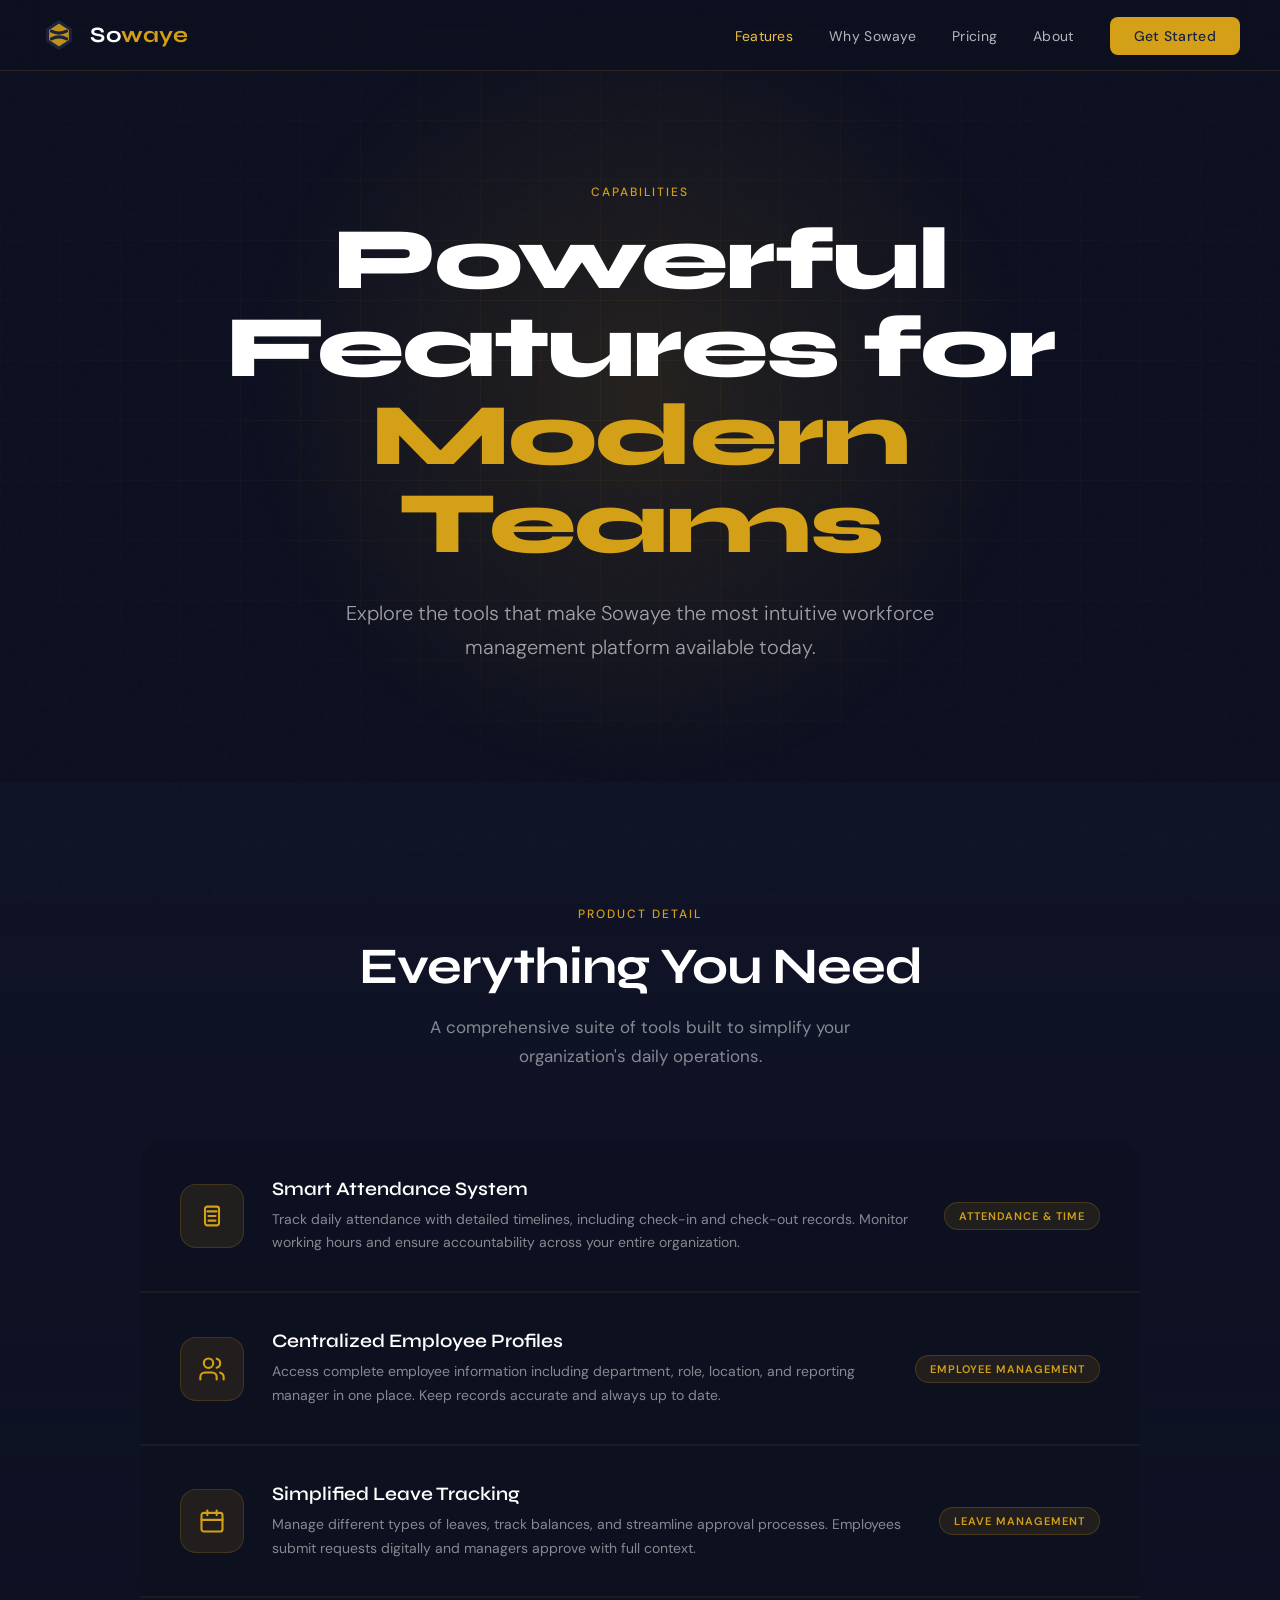
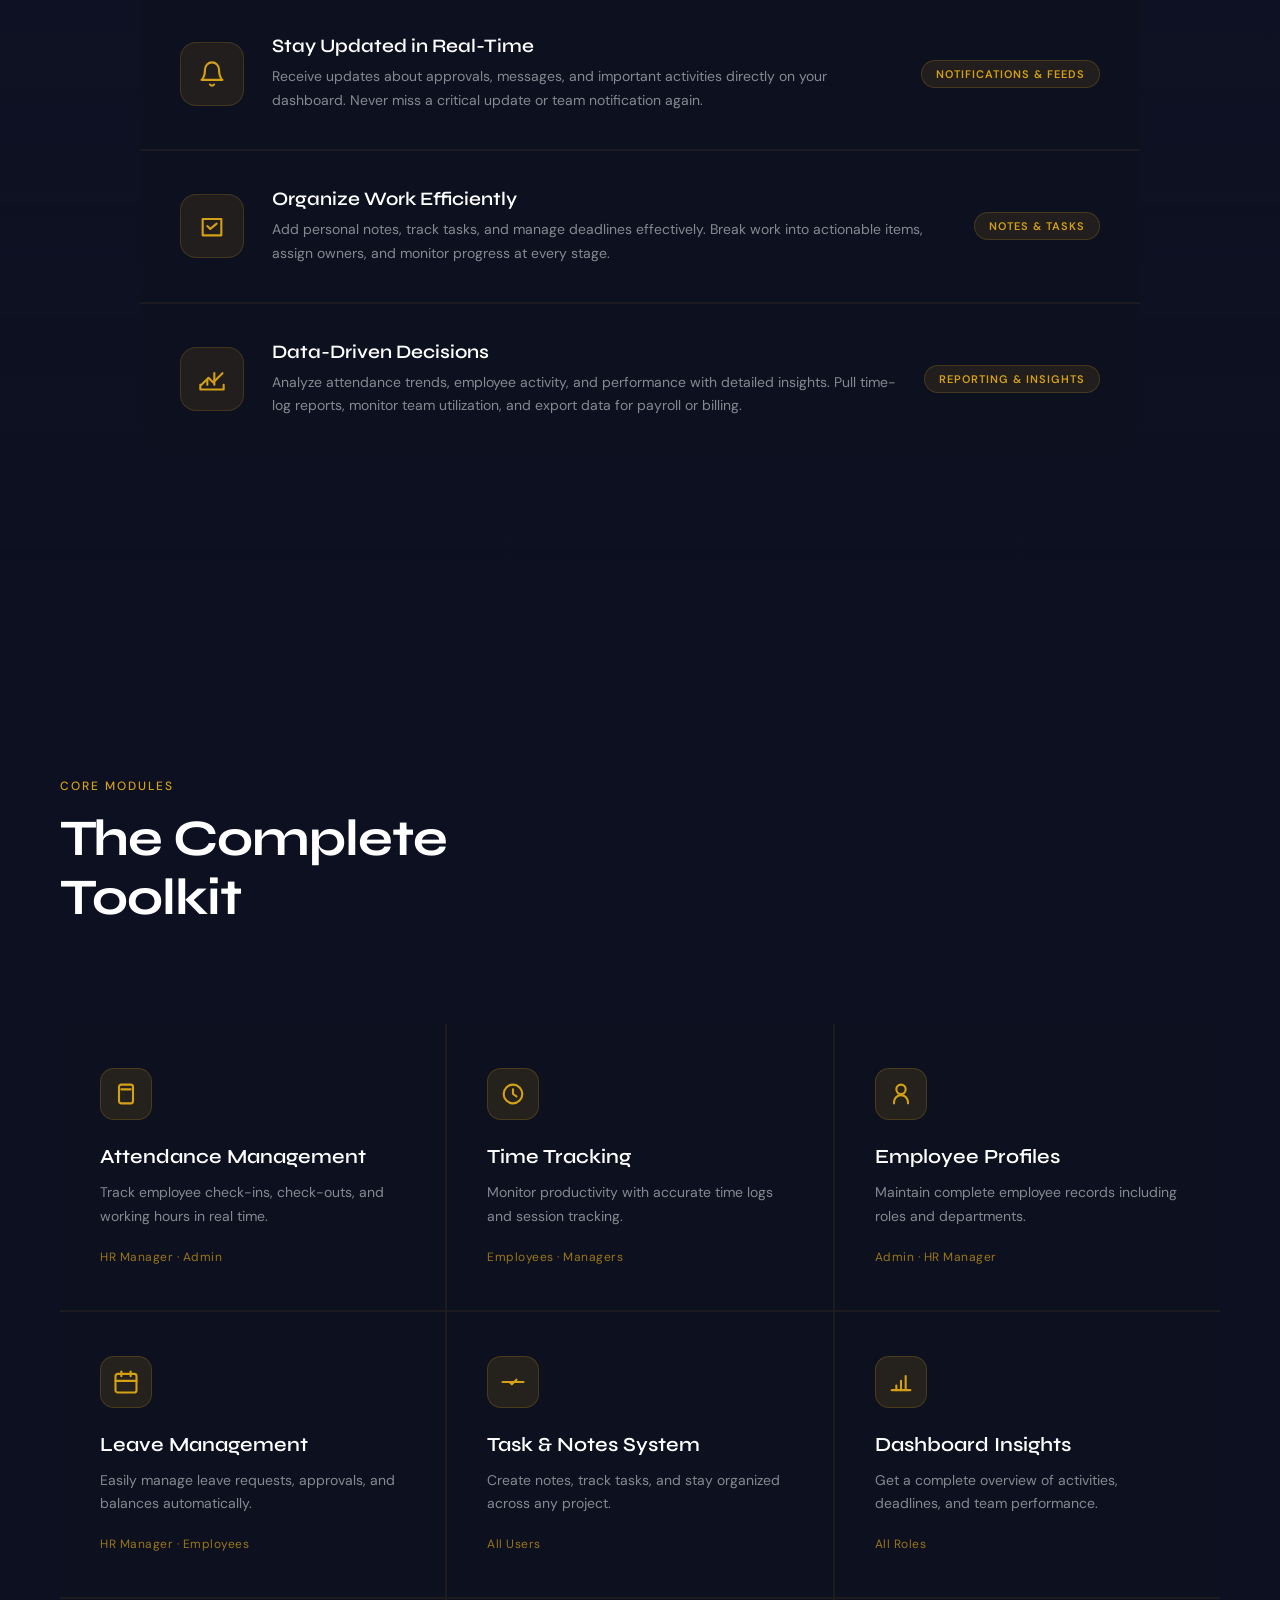
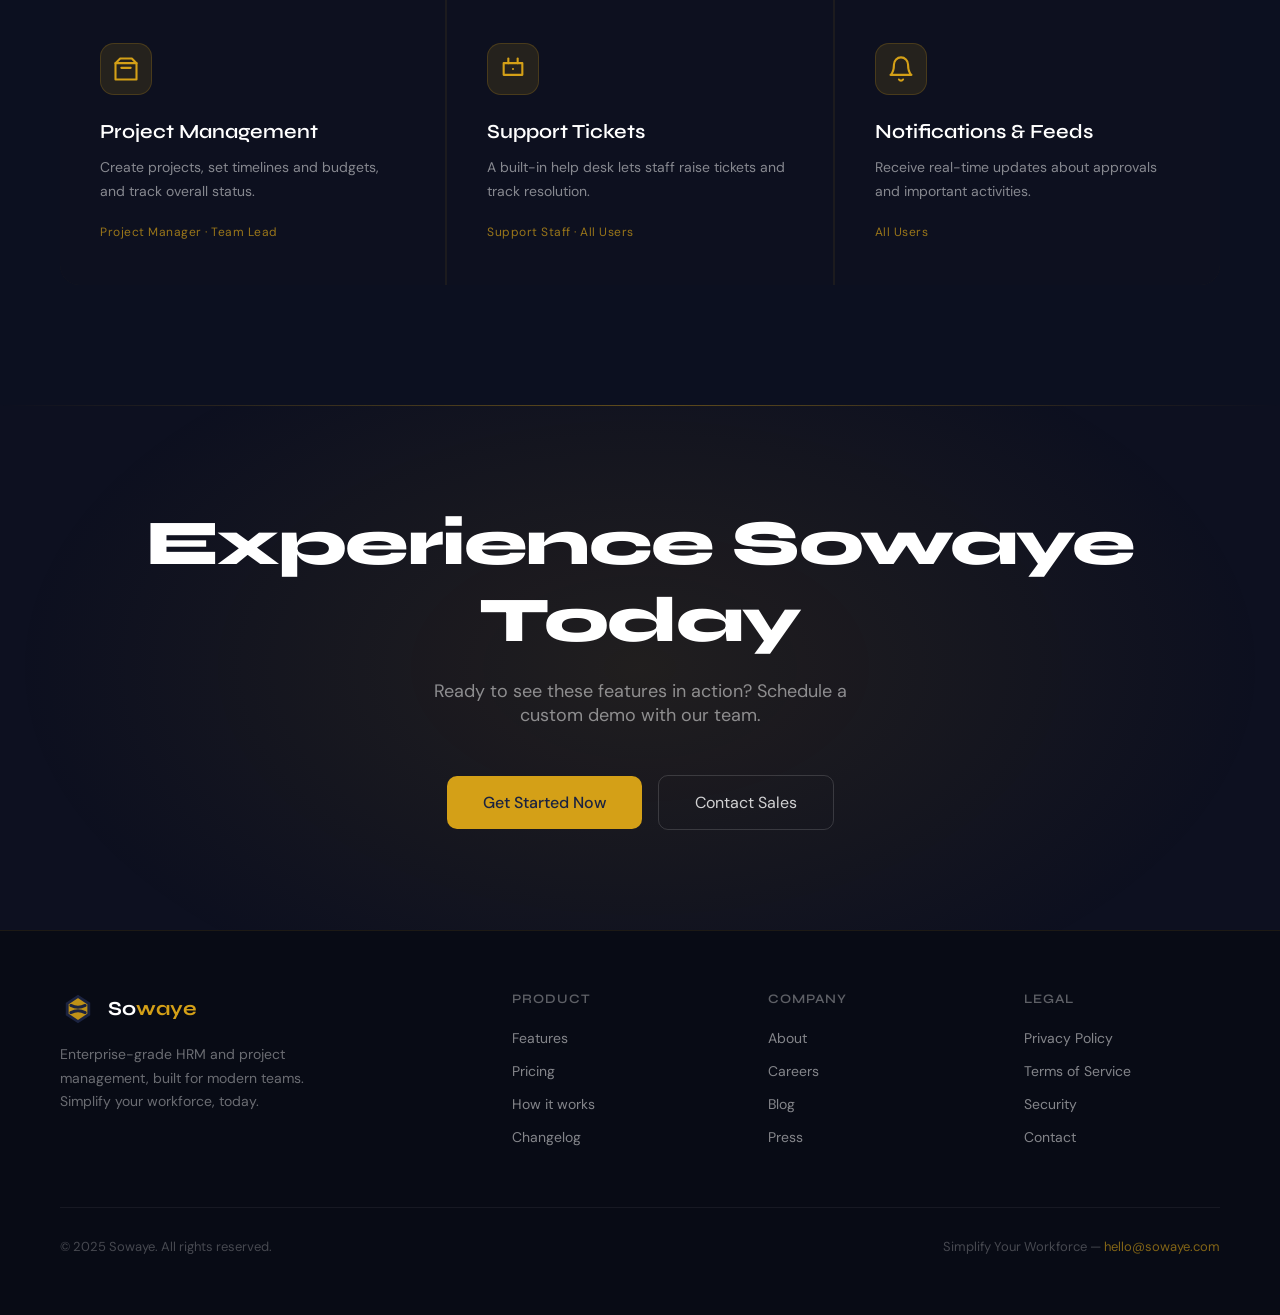
<file: features.html>
<!DOCTYPE html>
<html lang="en">
<head>
<meta charset="UTF-8">
<meta name="viewport" content="width=device-width, initial-scale=1.0">
<title>Features — Sowaye</title>
<link rel="preconnect" href="https://fonts.googleapis.com">
<link href="https://fonts.googleapis.com/css2?family=Syne:wght@400;600;700;800&family=DM+Sans:wght@300;400;500&display=swap" rel="stylesheet">
<link rel="stylesheet" href="style.css">
</head>
<body>

<!-- NAVBAR -->
<nav>
  <a href="index.html" class="nav-logo">
    <svg class="nav-logo-icon" viewBox="0 0 100 100" fill="none" xmlns="http://www.w3.org/2000/svg">
      <path d="M20 35 L50 15 L80 35 L80 65 L50 85 L20 65 Z" fill="#D4A017" opacity="0.9"/>
      <path d="M20 35 L50 15 L80 35 L80 65 L50 85 L20 65 Z" fill="none" stroke="#1B2340" stroke-width="8"/>
      <path d="M30 40 Q50 50 70 40" stroke="#1B2340" stroke-width="8" fill="none" stroke-linecap="round"/>
      <path d="M30 60 Q50 50 70 60" stroke="#1B2340" stroke-width="8" fill="none" stroke-linecap="round"/>
    </svg>
    <span class="nav-logo-text">So<span>waye</span></span>
  </a>
  <ul class="nav-links">
    <li><a href="features.html" class="active">Features</a></li>
    <li><a href="why-it-works.html">Why Sowaye</a></li>
    <li><a href="pricing.html">Pricing</a></li>
    <li><a href="about.html">About</a></li>
    <li><a href="index.html#contact" class="nav-cta">Get Started</a></li>
  </ul>
</nav>

<!-- PAGE HERO -->
<section class="hero" style="min-height: 60vh; padding-top: 180px;">
  <div class="hero-bg-grid"></div>
  <div class="hero-glow"></div>
  <div class="hero-content">
    <span class="section-label">Capabilities</span>
    <h1 class="hero-headline">Powerful Features for<br><span class="gold">Modern Teams</span></h1>
    <p class="hero-sub">Explore the tools that make Sowaye the most intuitive workforce management platform available today.</p>
  </div>
</section>

<!-- DETAILED FEATURES (Original product-page section) -->
<section class="product-page" id="product-features">
  <div class="product-page-header fade-in">
    <span class="section-label">Product Detail</span>
    <h2 class="section-title">Everything You Need</h2>
    <p class="section-sub" style="margin: 0 auto; text-align:center;">A comprehensive suite of tools built to simplify your organization's daily operations.</p>
  </div>

  <div class="product-features-list">
    <div class="product-feature-row fade-in">
      <div class="product-feature-icon">
        <svg viewBox="0 0 24 24" fill="none" stroke="currentColor" stroke-width="1.8" stroke-linecap="round" stroke-linejoin="round">
          <rect x="6" y="4" width="12" height="16" rx="2" />
          <path d="M8 8h8" />
          <path d="M9 12h6" />
          <path d="M9 16h6" />
        </svg>
      </div>
      <div class="product-feature-body">
        <h3 class="product-feature-title">Smart Attendance System</h3>
        <p class="product-feature-desc">Track daily attendance with detailed timelines, including check-in and check-out records. Monitor working hours and ensure accountability across your entire organization.</p>
      </div>
      <div class="product-feature-badge">Attendance & Time</div>
    </div>

    <div class="product-feature-row fade-in">
      <div class="product-feature-icon">
        <svg viewBox="0 0 24 24" fill="none" stroke="currentColor" stroke-width="1.8" stroke-linecap="round" stroke-linejoin="round">
          <path d="M16 21v-2a4 4 0 0 0-4-4H6a4 4 0 0 0-4 4v2" />
          <circle cx="9" cy="7" r="4" />
          <path d="M22 21v-2a4 4 0 0 0-3-3.87" />
          <path d="M16 3.13a4 4 0 0 1 0 7.75" />
        </svg>
      </div>
      <div class="product-feature-body">
        <h3 class="product-feature-title">Centralized Employee Profiles</h3>
        <p class="product-feature-desc">Access complete employee information including department, role, location, and reporting manager in one place. Keep records accurate and always up to date.</p>
      </div>
      <div class="product-feature-badge">Employee Management</div>
    </div>

    <div class="product-feature-row fade-in">
      <div class="product-feature-icon">
        <svg viewBox="0 0 24 24" fill="none" stroke="currentColor" stroke-width="1.8" stroke-linecap="round" stroke-linejoin="round">
          <rect x="3" y="5" width="18" height="16" rx="2" />
          <path d="M16 3v4" />
          <path d="M8 3v4" />
          <path d="M3 11h18" />
        </svg>
      </div>
      <div class="product-feature-body">
        <h3 class="product-feature-title">Simplified Leave Tracking</h3>
        <p class="product-feature-desc">Manage different types of leaves, track balances, and streamline approval processes. Employees submit requests digitally and managers approve with full context.</p>
      </div>
      <div class="product-feature-badge">Leave Management</div>
    </div>

    <div class="product-feature-row fade-in">
      <div class="product-feature-icon">
        <svg viewBox="0 0 24 24" fill="none" stroke="currentColor" stroke-width="1.8" stroke-linecap="round" stroke-linejoin="round">
          <path d="M18 8a6 6 0 0 0-12 0c0 7-3 9-3 9h18s-3-2-3-9" />
          <path d="M13.73 21a2 2 0 0 1-3.46 0" />
        </svg>
      </div>
      <div class="product-feature-body">
        <h3 class="product-feature-title">Stay Updated in Real-Time</h3>
        <p class="product-feature-desc">Receive updates about approvals, messages, and important activities directly on your dashboard. Never miss a critical update or team notification again.</p>
      </div>
      <div class="product-feature-badge">Notifications & Feeds</div>
    </div>

    <div class="product-feature-row fade-in">
      <div class="product-feature-icon">
        <svg viewBox="0 0 24 24" fill="none" stroke="currentColor" stroke-width="1.8" stroke-linecap="round" stroke-linejoin="round">
          <path d="M20 6v14H4V6h16z" />
          <path d="M8 12l2.5 2.5L16 10" />
        </svg>
      </div>
      <div class="product-feature-body">
        <h3 class="product-feature-title">Organize Work Efficiently</h3>
        <p class="product-feature-desc">Add personal notes, track tasks, and manage deadlines effectively. Break work into actionable items, assign owners, and monitor progress at every stage.</p>
      </div>
      <div class="product-feature-badge">Notes & Tasks</div>
    </div>

    <div class="product-feature-row fade-in">
      <div class="product-feature-icon">
        <svg viewBox="0 0 24 24" fill="none" stroke="currentColor" stroke-width="1.8" stroke-linecap="round" stroke-linejoin="round">
          <path d="M3 17l6-6 4 4 8-8" />
          <path d="M14 7v10" />
          <path d="M8 13v4" />
          <path d="M22 17v4H2v-4" />
        </svg>
      </div>
      <div class="product-feature-body">
        <h3 class="product-feature-title">Data-Driven Decisions</h3>
        <p class="product-feature-desc">Analyze attendance trends, employee activity, and performance with detailed insights. Pull time-log reports, monitor team utilization, and export data for payroll or billing.</p>
      </div>
      <div class="product-feature-badge">Reporting & Insights</div>
    </div>
  </div>
</section>

<!-- ALL FEATURES GRID -->
<section class="features" style="background: rgba(13,16,32,0.5);">
  <div class="features-header fade-in">
    <div class="features-header-left">
      <span class="section-label">Core Modules</span>
      <h2 class="section-title">The Complete Toolkit</h2>
    </div>
  </div>

  <div class="features-grid">
    <div class="feature-card fade-in">
      <div class="feature-icon">
        <svg viewBox="0 0 24 24" fill="none" stroke="currentColor" stroke-width="1.8" stroke-linecap="round" stroke-linejoin="round">
          <rect x="6" y="4" width="12" height="16" rx="2" />
          <path d="M8 8h8" />
        </svg>
      </div>
      <h3 class="feature-title">Attendance Management</h3>
      <p class="feature-desc">Track employee check-ins, check-outs, and working hours in real time.</p>
      <span class="feature-tag">HR Manager · Admin</span>
    </div>
    <div class="feature-card fade-in">
      <div class="feature-icon">
        <svg viewBox="0 0 24 24" fill="none" stroke="currentColor" stroke-width="1.8" stroke-linecap="round" stroke-linejoin="round">
          <circle cx="12" cy="12" r="8" />
          <path d="M12 8v4l3 2" />
        </svg>
      </div>
      <h3 class="feature-title">Time Tracking</h3>
      <p class="feature-desc">Monitor productivity with accurate time logs and session tracking.</p>
      <span class="feature-tag">Employees · Managers</span>
    </div>
    <div class="feature-card fade-in">
      <div class="feature-icon">
        <svg viewBox="0 0 24 24" fill="none" stroke="currentColor" stroke-width="1.8" stroke-linecap="round" stroke-linejoin="round">
          <circle cx="12" cy="8" r="4" />
          <path d="M6 20v-1a6 6 0 0 1 12 0v1" />
        </svg>
      </div>
      <h3 class="feature-title">Employee Profiles</h3>
      <p class="feature-desc">Maintain complete employee records including roles and departments.</p>
      <span class="feature-tag">Admin · HR Manager</span>
    </div>
    <div class="feature-card fade-in">
      <div class="feature-icon">
        <svg viewBox="0 0 24 24" fill="none" stroke="currentColor" stroke-width="1.8" stroke-linecap="round" stroke-linejoin="round">
          <rect x="3" y="5" width="18" height="16" rx="2" />
          <path d="M16 3v4" />
          <path d="M8 3v4" />
          <path d="M3 11h18" />
        </svg>
      </div>
      <h3 class="feature-title">Leave Management</h3>
      <p class="feature-desc">Easily manage leave requests, approvals, and balances automatically.</p>
      <span class="feature-tag">HR Manager · Employees</span>
    </div>
    <div class="feature-card fade-in">
      <div class="feature-icon">
        <svg viewBox="0 0 24 24" fill="none" stroke="currentColor" stroke-width="1.8" stroke-linecap="round" stroke-linejoin="round">
          <path d="M9 12l2 2 4-4" />
          <path d="M3 12h18" />
        </svg>
      </div>
      <h3 class="feature-title">Task & Notes System</h3>
      <p class="feature-desc">Create notes, track tasks, and stay organized across any project.</p>
      <span class="feature-tag">All Users</span>
    </div>
    <div class="feature-card fade-in">
      <div class="feature-icon">
        <svg viewBox="0 0 24 24" fill="none" stroke="currentColor" stroke-width="1.8" stroke-linecap="round" stroke-linejoin="round">
          <path d="M4 19h16" />
          <path d="M8 15v4" />
          <path d="M12 11v8" />
          <path d="M16 7v12" />
        </svg>
      </div>
      <h3 class="feature-title">Dashboard Insights</h3>
      <p class="feature-desc">Get a complete overview of activities, deadlines, and team performance.</p>
      <span class="feature-tag">All Roles</span>
    </div>
    <div class="feature-card fade-in">
      <div class="feature-icon">
        <svg viewBox="0 0 24 24" fill="none" stroke="currentColor" stroke-width="1.8" stroke-linecap="round" stroke-linejoin="round">
          <path d="M3 7h18v14H3z" />
          <path d="M3 7l4-4h10l4 4" />
          <path d="M8 11h8" />
        </svg>
      </div>
      <h3 class="feature-title">Project Management</h3>
      <p class="feature-desc">Create projects, set timelines and budgets, and track overall status.</p>
      <span class="feature-tag">Project Manager · Team Lead</span>
    </div>
    <div class="feature-card fade-in">
      <div class="feature-icon">
        <svg viewBox="0 0 24 24" fill="none" stroke="currentColor" stroke-width="1.8" stroke-linecap="round" stroke-linejoin="round">
          <path d="M4 7h16v10H4z" />
          <path d="M8 3v4" />
          <path d="M16 3v4" />
          <path d="M12 12h0" />
        </svg>
      </div>
      <h3 class="feature-title">Support Tickets</h3>
      <p class="feature-desc">A built-in help desk lets staff raise tickets and track resolution.</p>
      <span class="feature-tag">Support Staff · All Users</span>
    </div>
    <div class="feature-card fade-in">
      <div class="feature-icon">
        <svg viewBox="0 0 24 24" fill="none" stroke="currentColor" stroke-width="1.8" stroke-linecap="round" stroke-linejoin="round">
          <path d="M18 8a6 6 0 0 0-12 0c0 7-3 9-3 9h18s-3-2-3-9" />
          <path d="M13.73 21a2 2 0 0 1-3.46 0" />
        </svg>
      </div>
      <h3 class="feature-title">Notifications & Feeds</h3>
      <p class="feature-desc">Receive real-time updates about approvals and important activities.</p>
      <span class="feature-tag">All Users</span>
    </div>
  </div>
</section>

<!-- CTA -->
<section class="cta-section">
  <div class="cta-content fade-in">
    <h2 class="cta-headline">Experience Sowaye Today</h2>
    <p class="cta-sub">Ready to see these features in action? Schedule a custom demo with our team.</p>
    <div class="hero-actions">
      <a href="index.html#contact" class="btn-primary">Get Started Now</a>
      <a href="mailto:sales@sowaye.com" class="btn-secondary">Contact Sales</a>
    </div>
  </div>
</section>

<!-- FOOTER -->
<footer>
  <div class="footer-inner">
    <div class="footer-brand">
      <a href="index.html" class="nav-logo" style="text-decoration:none;">
        <svg width="36" height="36" viewBox="0 0 100 100" fill="none"><path d="M20 35 L50 15 L80 35 L80 65 L50 85 L20 65 Z" fill="#D4A017" opacity="0.9"/><path d="M20 35 L50 15 L80 35 L80 65 L50 85 L20 65 Z" fill="none" stroke="#1B2340" stroke-width="8"/><path d="M30 40 Q50 50 70 40" stroke="#1B2340" stroke-width="8" fill="none" stroke-linecap="round"/><path d="M30 60 Q50 50 70 60" stroke="#1B2340" stroke-width="8" fill="none" stroke-linecap="round"/></svg>
        <span style="font-family: Syne, sans-serif; font-size: 20px; font-weight: 700; color: white;">So<span style="color: #D4A017;">waye</span></span>
      </a>
      <p>Enterprise-grade HRM and project management, built for modern teams. Simplify your workforce, today.</p>
    </div>
    <div class="footer-col">
      <h4>Product</h4>
      <ul>
        <li><a href="features.html">Features</a></li>
        <li><a href="pricing.html">Pricing</a></li>
        <li><a href="why-it-works.html">How it works</a></li>
        <li><a href="#">Changelog</a></li>
      </ul>
    </div>
    <div class="footer-col">
      <h4>Company</h4>
      <ul>
        <li><a href="about.html">About</a></li>
        <li><a href="#">Careers</a></li>
        <li><a href="#">Blog</a></li>
        <li><a href="#">Press</a></li>
      </ul>
    </div>
    <div class="footer-col">
      <h4>Legal</h4>
      <ul>
        <li><a href="#">Privacy Policy</a></li>
        <li><a href="terms of services.html">Terms of Service</a></li>
        <li><a href="#">Security</a></li>
        <li><a href="#">Contact</a></li>
      </ul>
    </div>
  </div>
  <div class="footer-bottom">
    <p>© 2025 Sowaye. All rights reserved.</p>
    <p>Simplify Your Workforce — <a href="mailto:hello@sowaye.com" style="color: rgba(212,160,23,0.6); text-decoration:none;">hello@sowaye.com</a></p>
  </div>
</footer>

<script src="script.js"></script>
</body>
</html>
</file>
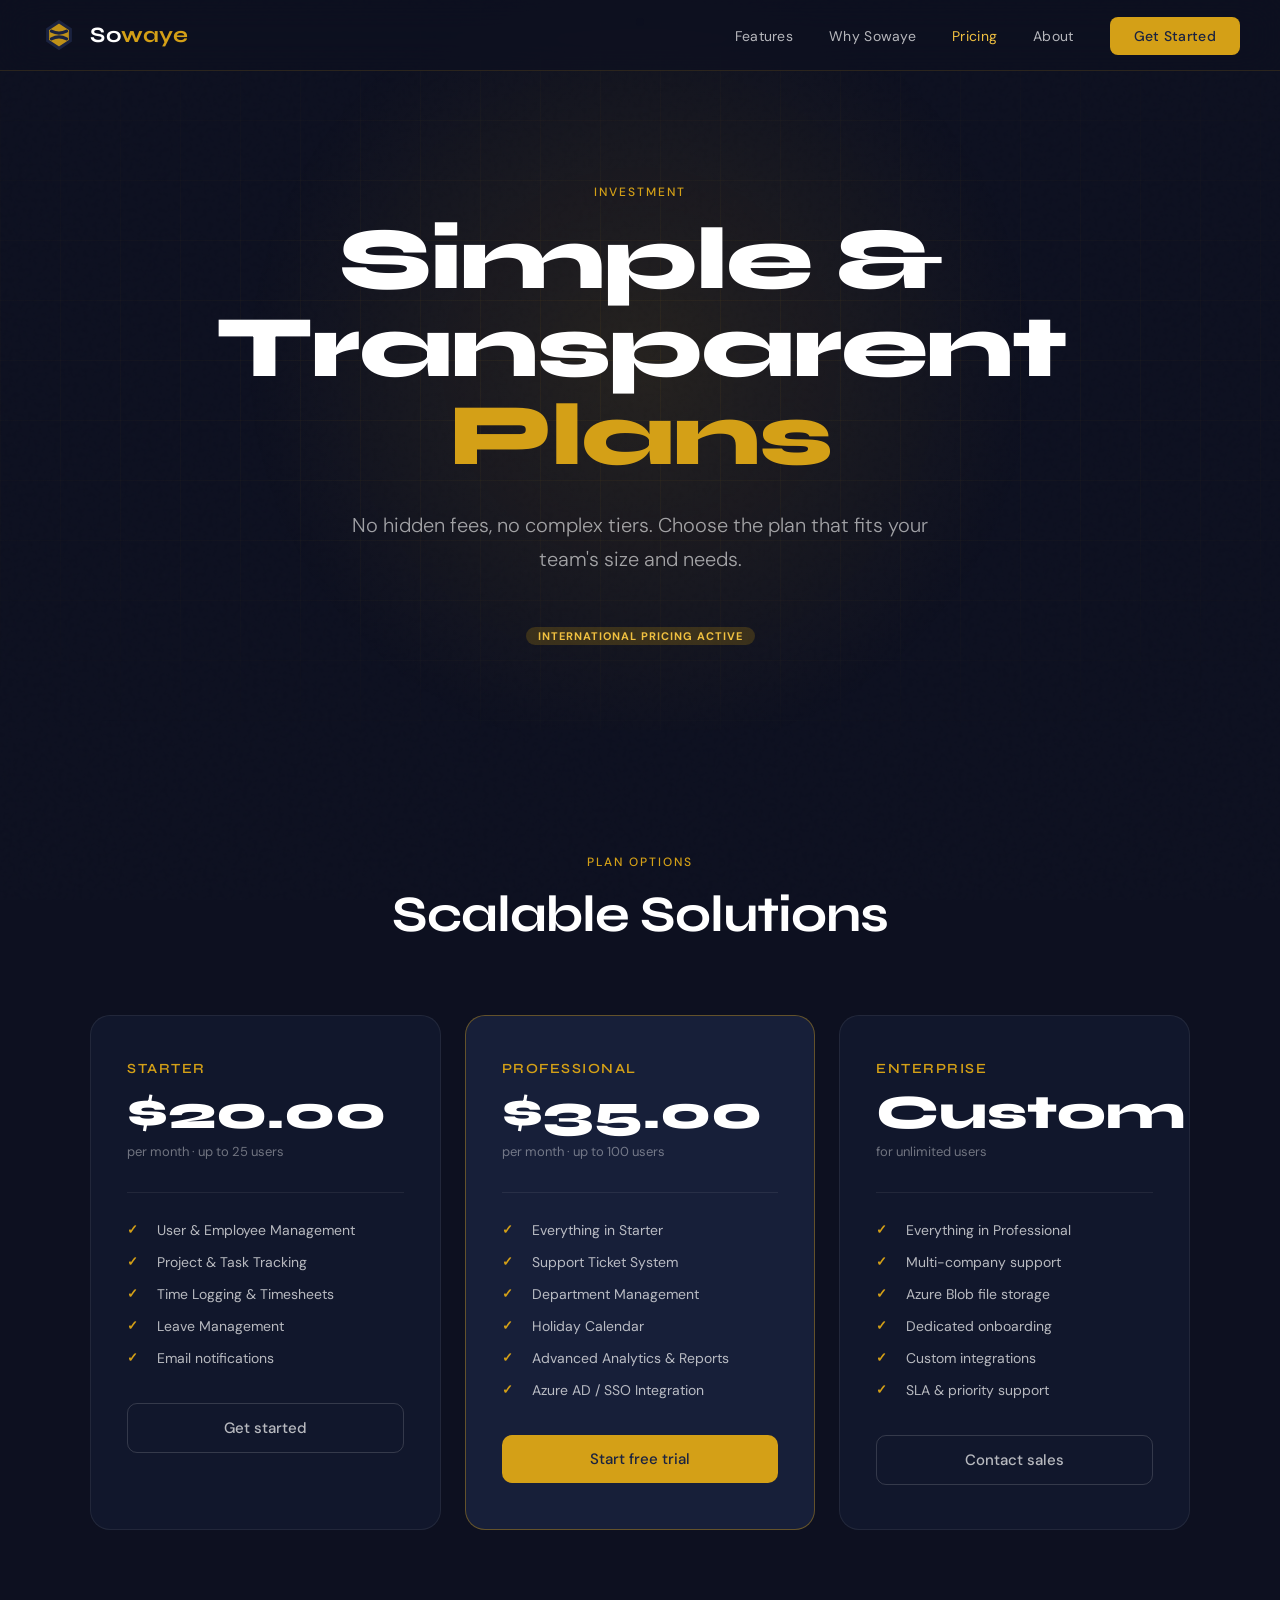
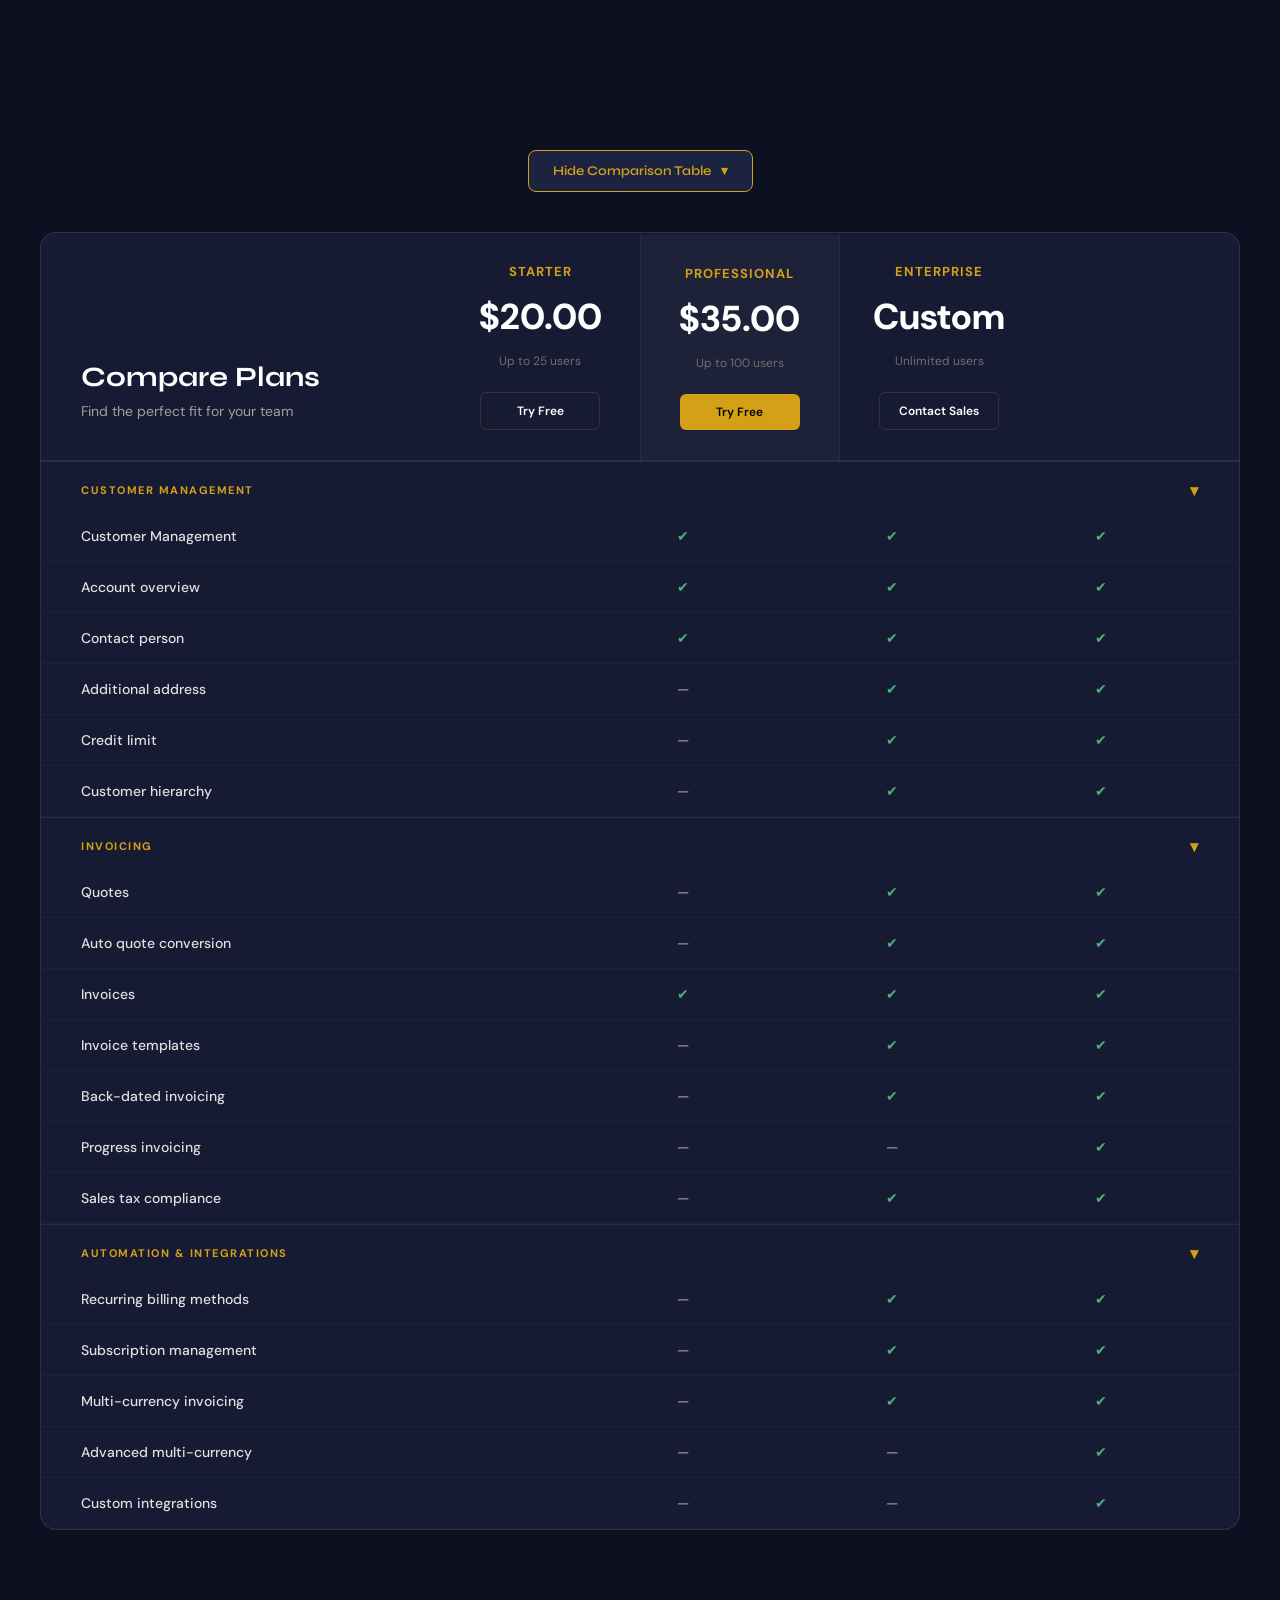
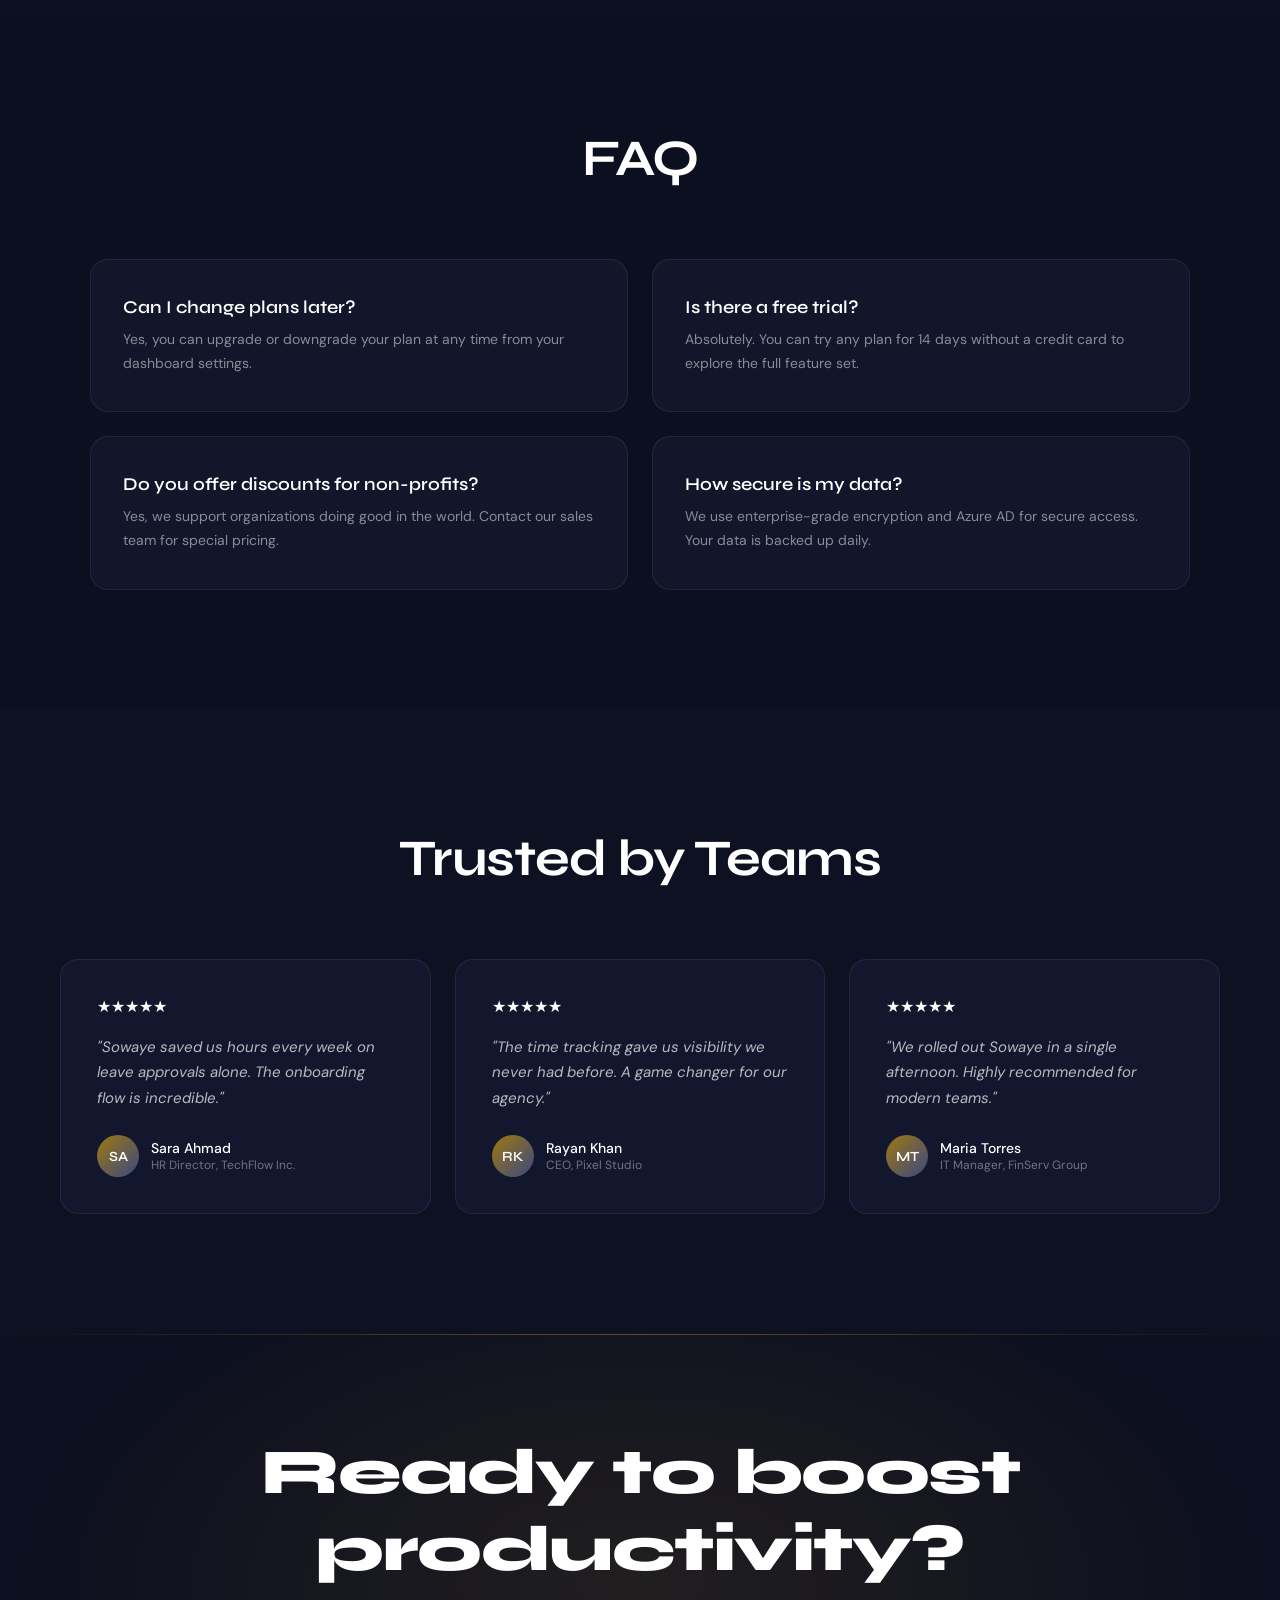
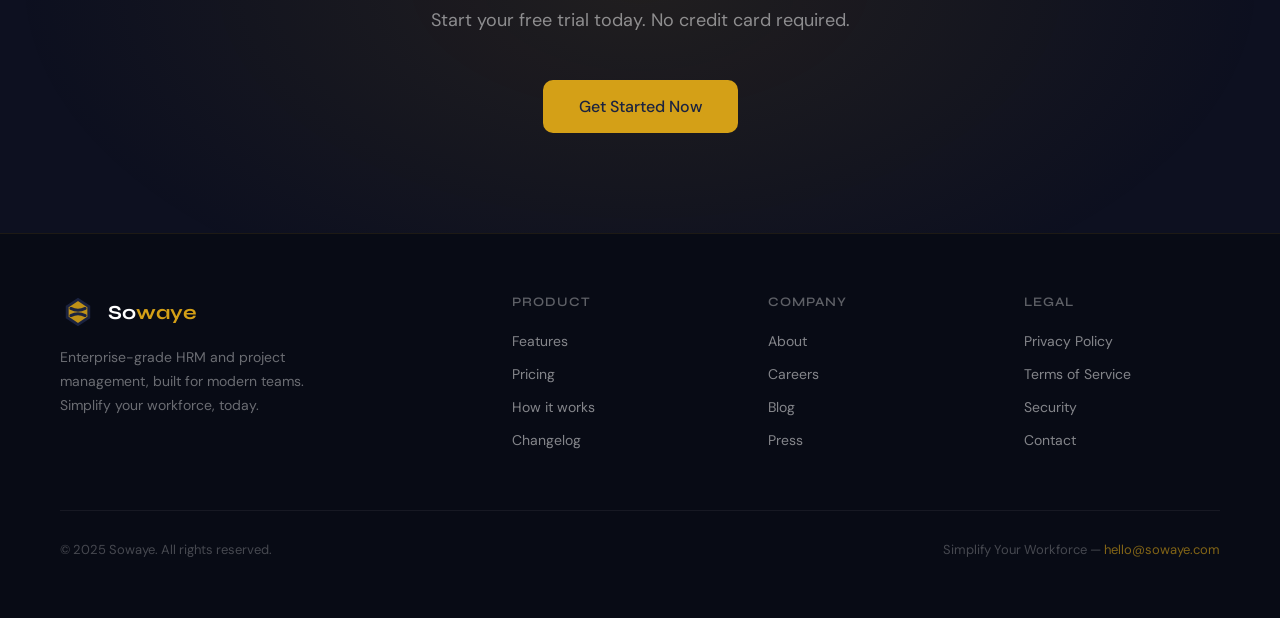
<file: pricing.html>
<!DOCTYPE html>
<html lang="en">
<head>
<meta charset="UTF-8">
<meta name="viewport" content="width=device-width, initial-scale=1.0">
<title>Pricing — Sowaye</title>
<link rel="preconnect" href="https://fonts.googleapis.com">
<link href="https://fonts.googleapis.com/css2?family=Syne:wght@400;600;700;800&family=DM+Sans:wght@300;400;500&display=swap" rel="stylesheet">
<link rel="stylesheet" href="style.css">
<style>
  /* Price animation */
  .pricing-price span { transition: all 0.3s ease-in-out; }
  .region-tag {
    display: inline-block;
    padding: 2px 12px;
    background: rgba(212,160,23,0.15);
    color: #D4A017;
    border-radius: 50px;
    font-size: 11px;
    font-weight: 700;
    margin-bottom: 15px;
    text-transform: uppercase;
    letter-spacing: 1px;
  }
</style>
</head>
<body>

<nav>
  <a href="index.html" class="nav-logo">
    <svg class="nav-logo-icon" viewBox="0 0 100 100" fill="none" xmlns="http://www.w3.org/2000/svg">
      <path d="M20 35 L50 15 L80 35 L80 65 L50 85 L20 65 Z" fill="#D4A017" opacity="0.9"/>
      <path d="M20 35 L50 15 L80 35 L80 65 L50 85 L20 65 Z" fill="none" stroke="#1B2340" stroke-width="8"/>
      <path d="M30 40 Q50 50 70 40" stroke="#1B2340" stroke-width="8" fill="none" stroke-linecap="round"/>
      <path d="M30 60 Q50 50 70 60" stroke="#1B2340" stroke-width="8" fill="none" stroke-linecap="round"/>
    </svg>
    <span class="nav-logo-text">So<span>waye</span></span>
  </a>
  <ul class="nav-links">
    <li><a href="features.html">Features</a></li>
    <li><a href="why-it-works.html">Why Sowaye</a></li>
    <li><a href="pricing.html" class="active">Pricing</a></li>
    <li><a href="about.html">About</a></li>
    <li><a href="index.html#contact" class="nav-cta">Get Started</a></li>
  </ul>
</nav>

<section class="hero" style="min-height: 50vh; padding-top: 180px;">
  <div class="hero-bg-grid"></div>
  <div class="hero-glow"></div>
  <div class="hero-content">
    <span class="section-label">Investment</span>
    <h1 class="hero-headline">Simple & Transparent<br><span class="gold">Plans</span></h1>
    <p class="hero-sub">No hidden fees, no complex tiers. Choose the plan that fits your team's size and needs.</p>
    <div id="location-badge" class="region-tag">Checking Region...</div>
  </div>
</section>

<section class="pricing" id="pricing" style="background: transparent;">
  <div class="pricing-header fade-in">
    <span class="section-label">Plan Options</span>
    <h2 class="section-title">Scalable Solutions</h2>
  </div>

  <div class="pricing-cards fade-in">
    <div class="pricing-card" data-plan="starter">
      <p class="pricing-tier">Starter</p>
      <p class="pricing-price"><span id="starter-price">20</span></p>
      <p class="pricing-period">per month · up to 25 users</p>
      <div class="pricing-divider"></div>
      <ul class="pricing-features">
        <li>User & Employee Management</li>
        <li>Project & Task Tracking</li>
        <li>Time Logging & Timesheets</li>
        <li>Leave Management</li>
        <li>Email notifications</li>
      </ul>
      <a href="checkout.html?plan=starter" id="starter-btn" class="pricing-btn pricing-btn-outline">Get started</a>
    </div>

    <div class="pricing-card" data-plan="professional">
      <p class="pricing-tier">Professional</p>
      <p class="pricing-price"><span id="pro-price">35</span></p>
      <p class="pricing-period">per month · up to 100 users</p>
      <div class="pricing-divider"></div>
      <ul class="pricing-features">
        <li>Everything in Starter</li>
        <li>Support Ticket System</li>
        <li>Department Management</li>
        <li>Holiday Calendar</li>
        <li>Advanced Analytics & Reports</li>
        <li>Azure AD / SSO Integration</li>
      </ul>
      <a href="checkout.html?plan=professional" id="pro-btn" class="pricing-btn pricing-btn-outline">Start free trial</a>
    </div>

    <div class="pricing-card" data-plan="enterprise">
      <p class="pricing-tier">Enterprise</p>
      <p class="pricing-price" id="enterprise-price">Custom</p>
      <p class="pricing-period">for unlimited users</p>
      <div class="pricing-divider"></div>
      <ul class="pricing-features">
        <li>Everything in Professional</li>
        <li>Multi-company support</li>
        <li>Azure Blob file storage</li>
        <li>Dedicated onboarding</li>
        <li>Custom integrations</li>
        <li>SLA & priority support</li>
      </ul>
      <a href="mailto:hello@sowaye.com?subject=Enterprise%20Package%20Request" id="enterprise-btn" class="pricing-btn pricing-btn-outline">Contact sales</a>
    </div>
  </div>
</section>

<section class="comparison-section">
  <div class="comparison-container fade-in">
    <div class="comparison-header-main">
      <button class="toggle-table-btn" id="toggleBtn" onclick="toggleComparisonTable()">
  Hide Comparison Table <span id="arrow">▾</span>
</button>
    </div>

    <div id="comparisonContent" class="comparison-wrapper open">
      <div class="comparison-card">
        <div class="comparison-grid-header">
          <div class="header-col-info">
            <h3>Compare Plans</h3>
            <p>Find the perfect fit for your team</p>
          </div>
          <div class="header-col">
            <span class="tier-label">STARTER</span>
            <span class="tier-price" id="comp-starter-price">$20</span>
            <span class="tier-users">Up to 25 users</span>
            <a href="checkout.html?plan=starter" id="comp-starter-link" class="btn-table-outline">Try Free</a>
          </div>
          <div class="header-col active-col">
            <span class="tier-label">PROFESSIONAL</span>
            <span class="tier-price" id="comp-pro-price">$35</span>
            <span class="tier-users">Up to 100 users</span>
            <a href="checkout.html?plan=professional" id="comp-pro-link" class="btn-table-solid">Try Free</a>
          </div>
          <div class="header-col">
            <span class="tier-label">ENTERPRISE</span>
            <span class="tier-price" id="comp-enterprise-price">Custom</span>
            <span class="tier-users">Unlimited users</span>
            <a href="mailto:hello@sowaye.com?subject=Enterprise%20Package%20Request" id="comp-enterprise-link" class="btn-table-outline">Contact Sales</a>
          </div>
        </div>

        <div class="comparison-body">
          <div class="comparison-category" data-category="customer-management">
            <span>Customer Management</span>
            <span class="category-toggle">▾</span>
          </div>
          <div class="comparison-row" data-category="customer-management">
            <span class="row-label">Customer Management</span>
            <span class="plan-value check">✔</span>
            <span class="plan-value check">✔</span>
            <span class="plan-value check">✔</span>
          </div>
          <div class="comparison-row" data-category="customer-management">
            <span class="row-label">Account overview</span>
            <span class="plan-value check">✔</span>
            <span class="plan-value check">✔</span>
            <span class="plan-value check">✔</span>
          </div>
          <div class="comparison-row" data-category="customer-management">
            <span class="row-label">Contact person</span>
            <span class="plan-value check">✔</span>
            <span class="plan-value check">✔</span>
            <span class="plan-value check">✔</span>
          </div>
          <div class="comparison-row" data-category="customer-management">
            <span class="row-label">Additional address</span>
            <span class="plan-value">—</span>
            <span class="plan-value check">✔</span>
            <span class="plan-value check">✔</span>
          </div>
          <div class="comparison-row" data-category="customer-management">
            <span class="row-label">Credit limit</span>
            <span class="plan-value">—</span>
            <span class="plan-value check">✔</span>
            <span class="plan-value check">✔</span>
          </div>
          <div class="comparison-row" data-category="customer-management">
            <span class="row-label">Customer hierarchy</span>
            <span class="plan-value">—</span>
            <span class="plan-value check">✔</span>
            <span class="plan-value check">✔</span>
          </div>

          <div class="comparison-category" data-category="invoicing">
            <span>Invoicing</span>
            <span class="category-toggle">▾</span>
          </div>
          <div class="comparison-row" data-category="invoicing">
            <span class="row-label">Quotes</span>
            <span class="plan-value">—</span>
            <span class="plan-value check">✔</span>
            <span class="plan-value check">✔</span>
          </div>
          <div class="comparison-row" data-category="invoicing">
            <span class="row-label">Auto quote conversion</span>
            <span class="plan-value">—</span>
            <span class="plan-value check">✔</span>
            <span class="plan-value check">✔</span>
          </div>
          <div class="comparison-row" data-category="invoicing">
            <span class="row-label">Invoices</span>
            <span class="plan-value check">✔</span>
            <span class="plan-value check">✔</span>
            <span class="plan-value check">✔</span>
          </div>
          <div class="comparison-row" data-category="invoicing">
            <span class="row-label">Invoice templates</span>
            <span class="plan-value">—</span>
            <span class="plan-value check">✔</span>
            <span class="plan-value check">✔</span>
          </div>
          <div class="comparison-row" data-category="invoicing">
            <span class="row-label">Back-dated invoicing</span>
            <span class="plan-value">—</span>
            <span class="plan-value check">✔</span>
            <span class="plan-value check">✔</span>
          </div>
          <div class="comparison-row" data-category="invoicing">
            <span class="row-label">Progress invoicing</span>
            <span class="plan-value">—</span>
            <span class="plan-value">—</span>
            <span class="plan-value check">✔</span>
          </div>
          <div class="comparison-row" data-category="invoicing">
            <span class="row-label">Sales tax compliance</span>
            <span class="plan-value">—</span>
            <span class="plan-value check">✔</span>
            <span class="plan-value check">✔</span>
          </div>

          <div class="comparison-category" data-category="automation-integrations">
            <span>Automation & Integrations</span>
            <span class="category-toggle">▾</span>
          </div>
          <div class="comparison-row" data-category="automation-integrations">
            <span class="row-label">Recurring billing methods</span>
            <span class="plan-value">—</span>
            <span class="plan-value check">✔</span>
            <span class="plan-value check">✔</span>
          </div>
          <div class="comparison-row" data-category="automation-integrations">
            <span class="row-label">Subscription management</span>
            <span class="plan-value">—</span>
            <span class="plan-value check">✔</span>
            <span class="plan-value check">✔</span>
          </div>
          <div class="comparison-row" data-category="automation-integrations">
            <span class="row-label">Multi-currency invoicing</span>
            <span class="plan-value">—</span>
            <span class="plan-value check">✔</span>
            <span class="plan-value check">✔</span>
          </div>
          <div class="comparison-row" data-category="automation-integrations">
            <span class="row-label">Advanced multi-currency</span>
            <span class="plan-value">—</span>
            <span class="plan-value">—</span>
            <span class="plan-value check">✔</span>
          </div>
          <div class="comparison-row" data-category="automation-integrations">
            <span class="row-label">Custom integrations</span>
            <span class="plan-value">—</span>
            <span class="plan-value">—</span>
            <span class="plan-value check">✔</span>
          </div>
        </div>
      </div>
    </div>
  </div>
</section>

<section class="why-sowaye" style="background: rgba(13,16,32,0.6);">
  <div class="why-header fade-in">
    <h2 class="section-title">FAQ</h2>
  </div>
  <div class="why-grid fade-in" style="grid-template-columns: repeat(2, 1fr);">
    <div class="why-card">
      <h3 class="why-title">Can I change plans later?</h3>
      <p class="why-desc">Yes, you can upgrade or downgrade your plan at any time from your dashboard settings.</p>
    </div>
    <div class="why-card">
      <h3 class="why-title">Is there a free trial?</h3>
      <p class="why-desc">Absolutely. You can try any plan for 14 days without a credit card to explore the full feature set.</p>
    </div>
    <div class="why-card">
      <h3 class="why-title">Do you offer discounts for non-profits?</h3>
      <p class="why-desc">Yes, we support organizations doing good in the world. Contact our sales team for special pricing.</p>
    </div>
    <div class="why-card">
      <h3 class="why-title">How secure is my data?</h3>
      <p class="why-desc">We use enterprise-grade encryption and Azure AD for secure access. Your data is backed up daily.</p>
    </div>
  </div>
</section>

<section class="testimonials">
  <div class="testimonials-header fade-in">
    <h2 class="section-title">Trusted by Teams</h2>
  </div>
  <div class="testimonials-grid fade-in">
    <div class="testimonial-card">
      <div class="testimonial-stars">★★★★★</div>
      <p class="testimonial-text">"Sowaye saved us hours every week on leave approvals alone. The onboarding flow is incredible."</p>
      <div class="testimonial-author">
        <div class="author-avatar">SA</div>
        <div><p class="author-name">Sara Ahmad</p><p class="author-role">HR Director, TechFlow Inc.</p></div>
      </div>
    </div>
    <div class="testimonial-card">
      <div class="testimonial-stars">★★★★★</div>
      <p class="testimonial-text">"The time tracking gave us visibility we never had before. A game changer for our agency."</p>
      <div class="testimonial-author">
        <div class="author-avatar">RK</div>
        <div><p class="author-name">Rayan Khan</p><p class="author-role">CEO, Pixel Studio</p></div>
      </div>
    </div>
    <div class="testimonial-card">
      <div class="testimonial-stars">★★★★★</div>
      <p class="testimonial-text">"We rolled out Sowaye in a single afternoon. Highly recommended for modern teams."</p>
      <div class="testimonial-author">
        <div class="author-avatar">MT</div>
        <div><p class="author-name">Maria Torres</p><p class="author-role">IT Manager, FinServ Group</p></div>
      </div>
    </div>
  </div>
</section>

<section class="cta-section">
  <div class="cta-content fade-in">
    <h2 class="cta-headline">Ready to boost productivity?</h2>
    <p class="cta-sub">Start your free trial today. No credit card required.</p>
    <div class="hero-actions">
      <a href="checkout.html?plan=professional" id="final-cta-link" class="btn-primary">Get Started Now</a>
    </div>
  </div>
</section>

<footer>
  <div class="footer-inner">
    <div class="footer-brand">
      <a href="index.html" class="nav-logo" style="text-decoration:none;">
        <svg width="36" height="36" viewBox="0 0 100 100" fill="none"><path d="M20 35 L50 15 L80 35 L80 65 L50 85 L20 65 Z" fill="#D4A017" opacity="0.9"/><path d="M20 35 L50 15 L80 35 L80 65 L50 85 L20 65 Z" fill="none" stroke="#1B2340" stroke-width="8"/><path d="M30 40 Q50 50 70 40" stroke="#1B2340" stroke-width="8" fill="none" stroke-linecap="round"/><path d="M30 60 Q50 50 70 60" stroke="#1B2340" stroke-width="8" fill="none" stroke-linecap="round"/></svg>
        <span style="font-family: Syne, sans-serif; font-size: 20px; font-weight: 700; color: white;">So<span style="color: #D4A017;">waye</span></span>
      </a>
      <p>Enterprise-grade HRM and project management, built for modern teams. Simplify your workforce, today.</p>
    </div>
    <div class="footer-col">
      <h4>Product</h4>
      <ul>
        <li><a href="features.html">Features</a></li>
        <li><a href="pricing.html">Pricing</a></li>
        <li><a href="why-it-works.html">How it works</a></li>
        <li><a href="#">Changelog</a></li>
      </ul>
    </div>
    <div class="footer-col">
      <h4>Company</h4>
      <ul>
        <li><a href="about.html">About</a></li>
        <li><a href="#">Careers</a></li>
        <li><a href="#">Blog</a></li>
        <li><a href="#">Press</a></li>
      </ul>
    </div>
    <div class="footer-col">
      <h4>Legal</h4>
      <ul>
        <li><a href="#">Privacy Policy</a></li>
        <li><a href="terms of services.html">Terms of Service</a></li>
        <li><a href="#">Security</a></li>
        <li><a href="#">Contact</a></li>
      </ul>
    </div>
  </div>
  <div class="footer-bottom">
    <p>© 2025 Sowaye. All rights reserved.</p>
    <p>Simplify Your Workforce — <a href="mailto:hello@sowaye.com" style="color: rgba(212,160,23,0.6); text-decoration:none;">hello@sowaye.com</a></p>
  </div>
</footer>


<script>
document.addEventListener('DOMContentLoaded', function() {
  const asianCountries = new Set([
        'AF','AM','AZ','BH','BD','BT','BN','KH','CN','CY','GE','IN','ID','IR','IQ','IL','JP','JO','KZ','KW','KG','LA','LB','MY','MV','MN','MM','NP','KP','OM','PK','PS','PH','QA','SA','SG','KR','LK','SY','TW','TJ','TH','TR','TM','AE','UZ','VN','YE'
    ]);
    const currencySymbols = {
        USD: '$', GBP: '£', EUR: '€', AED: 'د.إ', CAD: '$', AUD: '$', NZD: '$', PKR: 'Rs.', INR: '₹', JPY: '¥', CNY: '¥', SGD: '$', SAR: '﷼', TRY: '₺', KRW: '₩', ZAR: 'R'
    };
  // Helper: fetch with timeout
  function fetchWithTimeout(url, timeout = 5000) {
    return new Promise((resolve, reject) => {
      const timer = setTimeout(() => reject(new Error('timeout')), timeout);
      fetch(url).then(res => {
        clearTimeout(timer);
        resolve(res);
      }).catch(err => {
        clearTimeout(timer);
        reject(err);
      });
    });
  }
  // Convert USD amount to target currency using exchangerate.host (no API key)
  async function convertUsdToCurrency(amountUsd, targetCurrency) {
    if (!targetCurrency || targetCurrency.toUpperCase() === 'USD') return amountUsd;
    const url = `https://api.exchangerate.host/convert?from=USD&to=${encodeURIComponent(targetCurrency)}&amount=${encodeURIComponent(amountUsd)}`;
    try {
      const res = await fetchWithTimeout(url, 5000);
      if (!res.ok) throw new Error('rate fetch failed');
      const data = await res.json();
      if (data && (data.result || data.result === 0)) return Number(data.result);
    } catch (e) {
      console.warn('Currency convert failed', e && e.message);
    }
    return null;
  }

  // Try multiple public geo IP services until one succeeds
  async function detectGeo() {
    const endpoints = [
      { url: 'https://ipapi.co/json/', parser: data => ({ countryCode: (data.country_code||data.countryCode||'').toUpperCase(), countryName: data.country_name||data.country||'International', currency: data.currency||data.currency_code||'USD' }) },
      { url: 'https://ipwhois.app/json/', parser: data => ({ countryCode: (data.country_code||'').toUpperCase(), countryName: data.country||'International', currency: data.currency && data.currency.code ? data.currency.code : (data.currency||'USD') }) },
      { url: 'https://geolocation-db.com/json/', parser: data => ({ countryCode: (data.country_code||'').toUpperCase(), countryName: data.country_name||data.country||'International', currency: 'USD' }) }
    ];

    for (const ep of endpoints) {
      try {
        const res = await fetchWithTimeout(ep.url, 5000);
        if (!res.ok) continue;
        const json = await res.json();
        const parsed = ep.parser(json);
        if (parsed && parsed.countryCode) return parsed;
      } catch (e) {
        console.warn('Geo lookup failed for', ep.url, e && e.message);
        continue;
      }
    }

    return null;
  }

  async function getPricing() {
    try {
      const geo = await detectGeo();
      let countryCode = 'US';
      let countryName = 'International';
      let currencyCode = 'USD';

      if (geo) {
        countryCode = (geo.countryCode || 'US').toUpperCase();
        countryName = geo.countryName || 'International';
        currencyCode = (geo.currency || 'USD').toUpperCase();
      } else {
        console.warn('All geo services failed — falling back to defaults');
      }

      const symbol = currencySymbols[currencyCode] || '$';

      // Base USD amounts (before local conversion)
      const base = asianCountries.has(countryCode) ? { starter: 10, professional: 25, regionLabel: 'Asian Pricing' } : { starter: 20, professional: 35, regionLabel: 'International Pricing' };

      // Try convert to local currency; if conversion fails we'll fall back to USD display
      const convertedStarter = await convertUsdToCurrency(base.starter, currencyCode);
      const convertedPro = await convertUsdToCurrency(base.professional, currencyCode);

      const displayStarter = (convertedStarter === null) ? null : convertedStarter;
      const displayPro = (convertedPro === null) ? null : convertedPro;

      applyPrices(base.starter, base.professional, displayStarter, displayPro, symbol, base.regionLabel, countryName, countryCode, currencyCode);
    } catch (error) {
      console.error('getPricing error', error);
      applyPrices(20, 35, '$', 'International', 'Default', 'US', 'USD');
    }
  }

  function applyEnterpriseCustomState() {
    const enterprisePriceEls = [
      document.getElementById('enterprise-price'),
      document.getElementById('comp-enterprise-price')
    ];

    enterprisePriceEls.forEach(el => {
      if (el) el.textContent = 'Custom';
    });

    const enterpriseLinks = [
      document.getElementById('enterprise-btn'),
      document.getElementById('comp-enterprise-link')
    ];

    enterpriseLinks.forEach(link => {
      if (!link || link.dataset.customBound === 'true') return;
      link.dataset.customBound = 'true';
      link.href = 'mailto:hello@sowaye.com?subject=Enterprise%20Package%20Request';
      link.addEventListener('click', (event) => {
        event.preventDefault();
        alert('Enterprise packages are custom. You will now be redirected to our support team.');
        window.location.href = 'mailto:hello@sowaye.com?subject=Enterprise%20Package%20Request';
      });
    });
  }

  function applyPrices(baseStarterUsd, baseProUsd, localStarter, localPro, symbol, region, country, countryCode, currencyCode) {
    const s_el = document.getElementById('starter-price');
    const p_el = document.getElementById('pro-price');

    // Format numbers using Intl if available
    let starterText, proText;
    try {
      if (localStarter !== null && localStarter !== undefined) {
        starterText = new Intl.NumberFormat(undefined, { style: 'currency', currency: currencyCode }).format(localStarter);
      } else {
        starterText = `${symbol}${baseStarterUsd} USD`;
      }
      if (localPro !== null && localPro !== undefined) {
        proText = new Intl.NumberFormat(undefined, { style: 'currency', currency: currencyCode }).format(localPro);
      } else {
        proText = `${symbol}${baseProUsd} USD`;
      }
    } catch (e) {
      // Fallback simple formatting
      starterText = (localStarter !== null && localStarter !== undefined) ? `${symbol}${localStarter.toFixed(2)}` : `${symbol}${baseStarterUsd} USD`;
      proText = (localPro !== null && localPro !== undefined) ? `${symbol}${localPro.toFixed(2)}` : `${symbol}${baseProUsd} USD`;
    }

    if (s_el) s_el.innerText = starterText;
    if (p_el) p_el.innerText = proText;

    const compStarter = document.getElementById('comp-starter-price');
    const compPro = document.getElementById('comp-pro-price');
    if (compStarter) compStarter.innerText = starterText;
    if (compPro) compPro.innerText = proText;

    applyEnterpriseCustomState();

    const allCheckoutLinks = document.querySelectorAll('a[href*="checkout.html"]');
    allCheckoutLinks.forEach(link => {
      const url = new URL(link.href, window.location.origin);
      const plan = url.searchParams.get('plan') || 'starter';
      // Pass base USD and local converted amounts (if available) plus currency info
      const params = new URLSearchParams();
      params.set('plan', plan);
      params.set('starter_usd', String(baseStarterUsd));
      params.set('professional_usd', String(baseProUsd));
      if (localStarter !== null && localStarter !== undefined) params.set('starter_local', String(Number(localStarter.toFixed(2))));
      if (localPro !== null && localPro !== undefined) params.set('professional_local', String(Number(localPro.toFixed(2))));
      params.set('currency', String(currencyCode));
      params.set('symbol', String(symbol));
      params.set('country', String(countryCode));
      link.href = `checkout.html?${params.toString()}`;
    });

    const badge = document.getElementById('location-badge');
    if (badge) {
      badge.innerText = `${country} pricing active`;
      badge.title = `${region} — ${country} (${currencyCode})`;
      badge.style.background = 'rgba(234,179,8,0.18)';
      badge.style.color = '#F0C040';
      if (window.location.protocol === 'file:') {
        // Warn if opened directly via file:// — some browsers block cross-origin requests
        badge.innerText = `${country} pricing active (file mode)`;
        console.warn('File protocol detected — consider serving site via http://localhost for reliable geo lookups');
      }
    }
  }

      // Start detection
      getPricing();
});
</script>

<script src="script.js"></script>
</body>
</html>
</file>
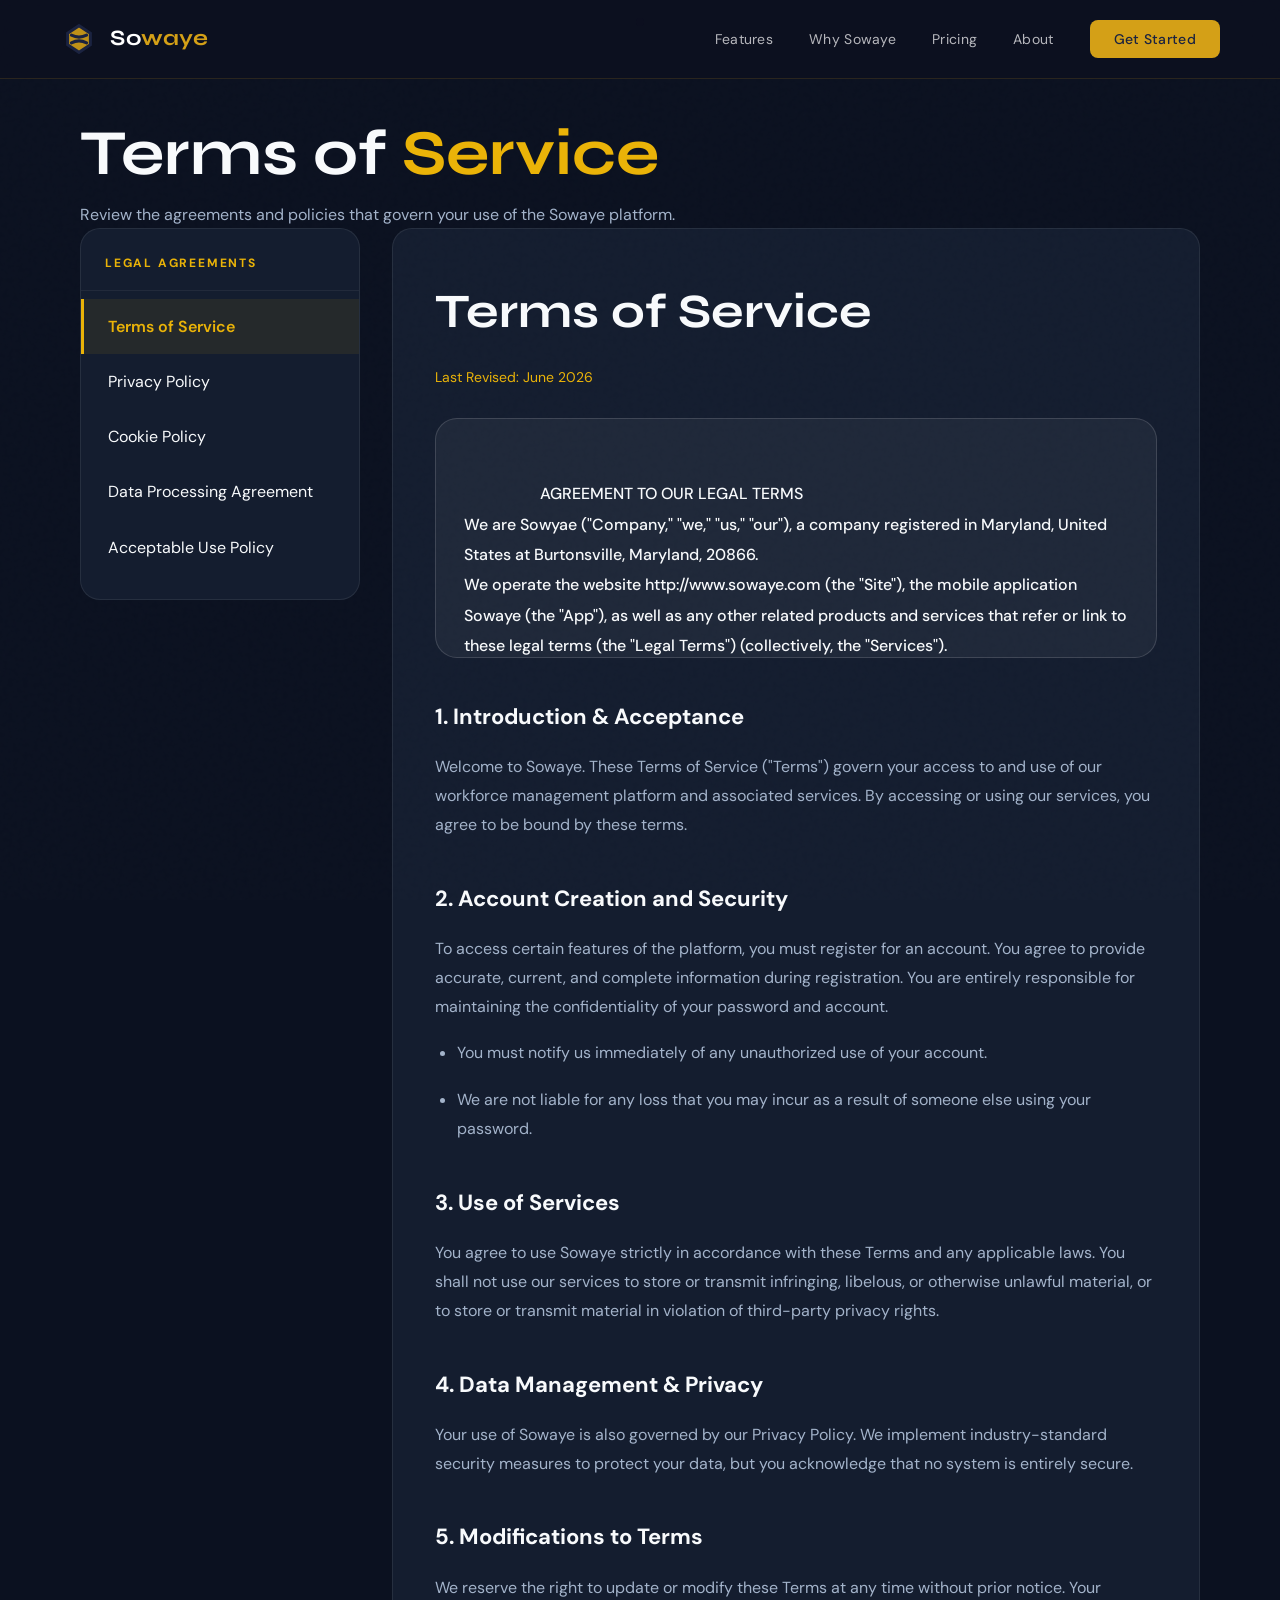
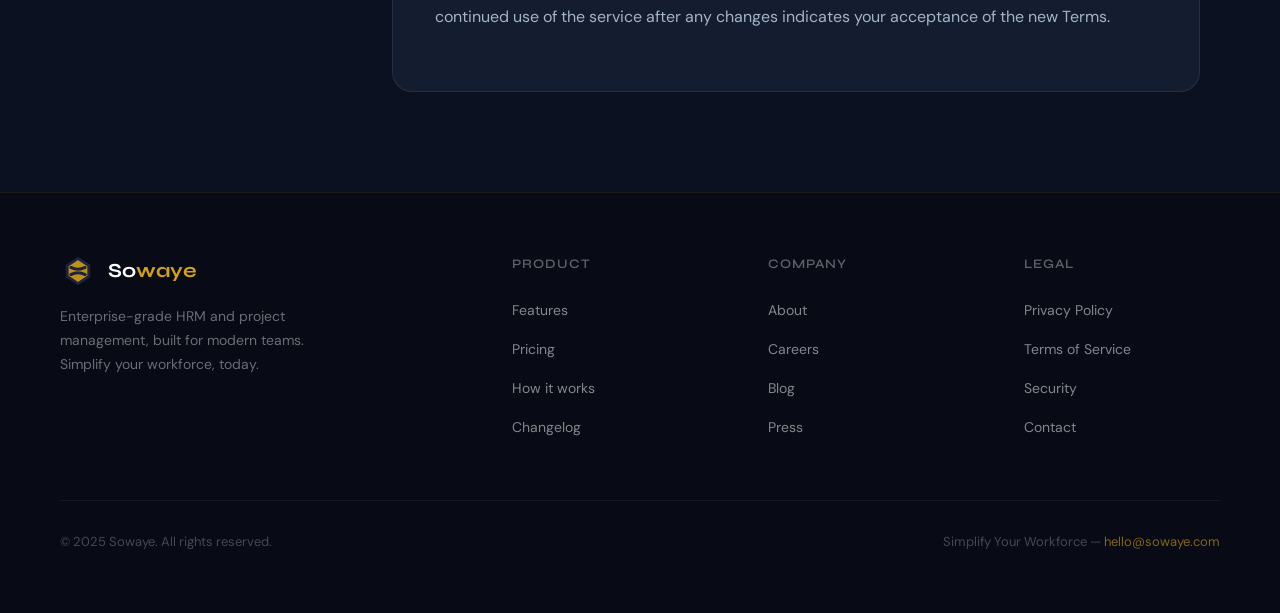
<file: terms of services.html>
<!DOCTYPE html>
<html lang="en">
<head>
<meta charset="UTF-8">
<meta name="viewport" content="width=device-width, initial-scale=1.0">
<title>Terms of Service — Sowaye</title>
<link rel="preconnect" href="https://fonts.googleapis.com">
<link href="https://fonts.googleapis.com/css2?family=Syne:wght@400;600;700;800&family=DM+Sans:wght@300;400;500&display=swap" rel="stylesheet">
<link rel="stylesheet" href="style.css">
<style>
:root {
  --bg-main: #0B1120;
  --bg-card: #141D2F;
  --bg-panel: rgba(255,255,255,0.05);
  --text-primary: #F8FAFC;
  --text-secondary: #A3B3CA;
  --accent: #EAB308;
  --border: rgba(255,255,255,0.08);
  --gold: #D4A017;
  --gold-light: #F0C040;
  --navy: #1B2340;
  --white: #FFFFFF;
}
* {
  margin: 0;
  padding: 0;
  box-sizing: border-box;
}
html {
  scroll-behavior: smooth;
  overflow-x: hidden;
}
body {
  min-height: 100vh;
  font-family: 'DM Sans', sans-serif;
  background: var(--bg-main);
  color: var(--text-primary);
  line-height: 1.7;
  padding-top: 88px;
}
nav {
  position: fixed;
  top: 0; left: 0; right: 0;
  z-index: 100;
  padding: 20px 60px;
  display: flex;
  align-items: center;
  justify-content: space-between;
  background: rgba(13, 16, 32, 0.7);
  backdrop-filter: blur(20px);
  border-bottom: 1px solid rgba(212, 160, 23, 0.15);
  transition: all 0.3s ease;
}
.nav-logo {
  display: flex;
  align-items: center;
  gap: 12px;
  text-decoration: none;
}
.nav-logo-icon {
  width: 38px;
  height: 38px;
}
.nav-logo-text {
  font-family: 'Syne', sans-serif;
  font-size: 22px;
  font-weight: 700;
  color: var(--white);
  letter-spacing: 0.5px;
}
.nav-logo-text span { color: var(--gold); }
.nav-links {
  display: flex;
  gap: 36px;
  list-style: none;
}
.nav-links a {
  color: rgba(255,255,255,0.7);
  text-decoration: none;
  font-size: 14px;
  font-weight: 400;
  letter-spacing: 0.3px;
  transition: color 0.2s;
}
.nav-links a:hover, .nav-links a.active { color: var(--gold-light); }
.nav-cta {
  background: var(--gold);
  color: var(--navy) !important;
  padding: 10px 24px;
  border-radius: 8px;
  font-weight: 500 !important;
  font-size: 14px !important;
  transition: background 0.2s, transform 0.2s !important;
}
.nav-cta:hover {
  background: var(--gold-light) !important;
  transform: translateY(-1px);
  color: var(--navy) !important;
}
.page-header {
  max-width: 1200px;
  margin: 0 auto;
  padding: 32px 40px 0;
}
.page-header h1 {
  font-family: 'Syne', sans-serif;
  font-size: clamp(44px, 5vw, 64px);
  line-height: 1.05;
  margin-bottom: 14px;
}
.page-header span {
  color: var(--accent);
}
.page-header p {
  max-width: 760px;
  color: var(--text-secondary);
  font-size: 16px;
}
.container {
  display: grid;
  grid-template-columns: 280px 1fr;
  gap: 32px;
  max-width: 1200px;
  margin: 0 auto 60px;
  padding: 0 40px 40px;
}
.sidebar {
  position: sticky;
  top: 110px;
  align-self: start;
}
.sidebar-nav {
  background: var(--bg-card);
  border: 1px solid var(--border);
  border-radius: 20px;
  padding: 24px 0;
}
.sidebar-nav h3 {
  padding: 0 24px 16px;
  margin-bottom: 8px;
  font-size: 12px;
  text-transform: uppercase;
  letter-spacing: 1.8px;
  color: var(--accent);
  border-bottom: 1px solid rgba(255,255,255,0.06);
}
.sidebar-nav ul {
  list-style: none;
}
.sidebar-nav li a {
  display: block;
  padding: 14px 24px;
  color: var(--text-primary);
  text-decoration: none;
  border-left: 3px solid transparent;
  transition: all 0.2s ease;
}
.sidebar-nav li a:hover,
.sidebar-nav li a.active {
  background: rgba(234,179,8,0.08);
  border-left-color: var(--accent);
  color: var(--accent);
  font-weight: 600;
}
.content-area {
  background: var(--bg-card);
  border: 1px solid var(--border);
  border-radius: 20px;
  padding: 42px;
  color: var(--text-secondary);
}
.content-area h2 {
  font-family: 'Syne', sans-serif;
  font-size: clamp(36px, 4vw, 48px);
  margin-bottom: 10px;
  color: var(--text-primary);
}
.last-updated {
  display: inline-block;
  color: var(--accent);
  font-size: 14px;
  margin-bottom: 28px;
}
.legal-text h3 {
  font-size: 22px;
  margin: 40px 0 18px;
  color: var(--text-primary);
}
.legal-text p,
.legal-text li {
  font-size: 16px;
  line-height: 1.8;
  margin-bottom: 18px;
}
.legal-text ul {
  padding-left: 22px;
  margin-bottom: 20px;
}
.legal-copy {
  background: rgba(255,255,255,0.05);
  border: 1px solid rgba(255,255,255,0.14);
  padding: 30px 28px;
  border-radius: 22px;
  margin-bottom: 36px;
  color: var(--text-primary);
  font-weight: 500;
  white-space: pre-wrap;
  line-height: 1.9;
  max-height: 240px;
  overflow-y: auto;
  overflow-x: hidden;
  scroll-behavior: smooth;
}
.legal-copy::-webkit-scrollbar {
  width: 8px;
}
.legal-copy::-webkit-scrollbar-track {
  background: rgba(255,255,255,0.05);
  border-radius: 999px;
}
.legal-copy::-webkit-scrollbar-thumb {
  background: rgba(234,179,8,0.5);
  border-radius: 999px;
}
.legal-copy strong,
.legal-copy b {
  color: var(--accent);
}
@media (max-width: 1024px) {
  .container {
    grid-template-columns: 1fr;
    padding: 0 24px 40px;
  }
  .sidebar {
    position: static;
    top: auto;
  }
}
@media (max-width: 768px) {
  nav {
    padding: 16px 20px;
  }
  .nav-links {
    display: none;
  }
  .page-header {
    padding: 28px 20px 0;
    text-align: center;
  }
  .container {
    padding: 0 20px 40px;
  }
  .sidebar-nav {
    padding: 18px 0;
  }
  .sidebar-nav h3 {
    padding: 0 20px 14px;
  }
  .sidebar-nav li a {
    padding: 12px 20px;
    font-size: 14px;
  }
  .content-area {
    padding: 30px 24px;
  }
  .legal-copy {
    max-height: 520px;
    overflow-y: auto;
    padding: 24px 22px;
  }
  .legal-text {
    font-size: 15px;
  }
}
</style>
</head>
<body>

<!-- NAVBAR -->
<nav>
  <a href="index.html" class="nav-logo">
    <svg class="nav-logo-icon" viewBox="0 0 100 100" fill="none" xmlns="http://www.w3.org/2000/svg">
      <path d="M20 35 L50 15 L80 35 L80 65 L50 85 L20 65 Z" fill="#D4A017" opacity="0.9"/>
      <path d="M20 35 L50 15 L80 35 L80 65 L50 85 L20 65 Z" fill="none" stroke="#1B2340" stroke-width="8"/>
      <path d="M30 40 Q50 50 70 40" stroke="#1B2340" stroke-width="8" fill="none" stroke-linecap="round"/>
      <path d="M30 60 Q50 50 70 60" stroke="#1B2340" stroke-width="8" fill="none" stroke-linecap="round"/>
    </svg>
    <span class="nav-logo-text">So<span>waye</span></span>
  </a>
  <ul class="nav-links">
    <li><a href="features.html">Features</a></li>
    <li><a href="why-it-works.html">Why Sowaye</a></li>
    <li><a href="pricing.html">Pricing</a></li>
    <li><a href="about.html">About</a></li>
    <li><a href="index.html#contact" class="nav-cta">Get Started</a></li>
  </ul>
</nav>
  <section class="page-header">
        <h1>Terms of <span>Service</span></h1>
        <p>Review the agreements and policies that govern your use of the Sowaye platform.</p>
    </section>
 
    <div class="container">
        <aside class="sidebar">
            <div class="sidebar-nav">
                <h3>Legal Agreements</h3>
                <ul>
                    <li><a href="#" class="active">Terms of Service</a></li>
                    <li><a href="#">Privacy Policy</a></li>
                    <li><a href="#">Cookie Policy</a></li>
                    <li><a href="#">Data Processing Agreement</a></li>
                    <li><a href="#">Acceptable Use Policy</a></li>
                </ul>
            </div>
        </aside>
 
        <main class="content-area">
            <h2>Terms of Service</h2>
            <span class="last-updated">Last Revised: June 2026</span>
 
            <div class="legal-text">
                <div class="legal-copy">
                   AGREEMENT TO OUR LEGAL TERMS
We are Sowyae ("Company," "we," "us," "our"), a company registered in Maryland, United States at Burtonsville, Maryland, 20866.
We operate the website http://www.sowaye.com (the "Site"), the mobile application Sowaye (the "App"), as well as any other related products and services that refer or link to these legal terms (the "Legal Terms") (collectively, the "Services").
Our mission is to remove the operational friction that slows great teams down — so people can focus on the work that actually matters.
You can contact us by phone at 240-669-5804, email at info@sowaye.com, or by mail to Burtonsville, Maryland, 20866, United States.
These Legal Terms constitute a legally binding agreement made between you, whether personally or on behalf of an entity ("you"), and Sowyae, concerning your access to and use of the Services. You agree that by accessing the Services, you have read, understood, and agreed to be bound by all of these Legal Terms. IF YOU DO NOT AGREE WITH ALL OF THESE LEGAL TERMS, THEN YOU ARE EXPRESSLY PROHIBITED FROM USING THE SERVICES AND YOU MUST DISCONTINUE USE IMMEDIATELY.
We will provide you with prior notice of any scheduled changes to the Services you are using. The modified Legal Terms will become effective upon posting or notifying you by info@sowaye.com, as stated in the email message. By continuing to use the Services after the effective date of any changes, you agree to be bound by the modified terms.
The Services are intended for users who are at least 18 years old. Persons under the age of 18 are not permitted to use or register for the Services.
We recommend that you print a copy of these Legal Terms for your records.
TABLE OF CONTENTS
1.  OUR SERVICES
2.  INTELLECTUAL PROPERTY RIGHTS
3.  USER REPRESENTATIONS
4.  USER REGISTRATION
5.  PURCHASES AND PAYMENT
6.  SUBSCRIPTIONS
7.  SOFTWARE
8.  PROHIBITED ACTIVITIES
9.  USER GENERATED CONTRIBUTIONS
10. CONTRIBUTION LICENSE
11. GUIDELINES FOR REVIEWS
12. MOBILE APPLICATION LICENSE
13. SOCIAL MEDIA
14. THIRD-PARTY WEBSITES AND CONTENT
15. SERVICES MANAGEMENT
16. PRIVACY POLICY
17. COPYRIGHT INFRINGEMENTS
18. TERM AND TERMINATION
19. MODIFICATIONS AND INTERRUPTIONS
20. GOVERNING LAW
21. DISPUTE RESOLUTION
22. CORRECTIONS
23. DISCLAIMER
24. LIMITATIONS OF LIABILITY
25. INDEMNIFICATION
26. USER DATA
27. ELECTRONIC COMMUNICATIONS, TRANSACTIONS, AND SIGNATURES
28. SMS TEXT MESSAGING
29. CALIFORNIA USERS AND RESIDENTS
30. MISCELLANEOUS
31. CONTACT US
1. OUR SERVICES
The information provided when using the Services is not intended for distribution to or use by any person or entity in any jurisdiction or country where such distribution or use would be contrary to law or regulation or which would subject us to any registration requirement within such jurisdiction or country. Accordingly, those persons who choose to access the Services from other locations do so on their own initiative and are solely responsible for compliance with local laws, if and to the extent local laws are applicable.
2. INTELLECTUAL PROPERTY RIGHTS
Our intellectual property
We are the owner or the licensee of all intellectual property rights in our Services, including all source code, databases, functionality, software, website designs, audio, video, text, photographs, and graphics in the Services (collectively, the "Content"), as well as the trademarks, service marks, and logos contained therein (the "Marks").
Our Content and Marks are protected by copyright and trademark laws (and various other intellectual property rights and unfair competition laws) and treaties in the United States and around the world.
The Content and Marks are provided in or through the Services "AS IS" for your personal, non-commercial use or internal business purpose only.
Your use of our Services
Subject to your compliance with these Legal Terms, including the "PROHIBITED ACTIVITIES" section below, we grant you a non-exclusive, non-transferable, revocable license to:
•   access the Services; and
•   download or print a copy of any portion of the Content to which you have properly gained access,
solely for your personal, non-commercial use or internal business purpose.
Except as set out in this section or elsewhere in our Legal Terms, no part of the Services and no Content or Marks may be copied, reproduced, aggregated, republished, uploaded, posted, publicly displayed, encoded, translated, transmitted, distributed, sold, licensed, or otherwise exploited for any commercial purpose whatsoever, without our express prior written permission.
If you wish to make any use of the Services, Content, or Marks other than as set out in this section or elsewhere in our Legal Terms, please address your request to: info@sowaye.com. If we ever grant you the permission to post, reproduce, or publicly display any part of our Services or Content, you must identify us as the owners or licensors of the Services, Content, or Marks and ensure that any copyright or proprietary notice appears or is visible on posting, reproducing, or displaying our Content.
We reserve all rights not expressly granted to you in and to the Services, Content, and Marks.
Any breach of these Intellectual Property Rights will constitute a material breach of our Legal Terms and your right to use our Services will terminate immediately.
Your submissions and contributions
Please review this section and the "PROHIBITED ACTIVITIES" section carefully prior to using our Services to understand the (a) rights you give us and (b) obligations you have when you post or upload any content through the Services.
Submissions: By directly sending us any question, comment, suggestion, idea, feedback, or other information about the Services ("Submissions"), you agree to assign to us all intellectual property rights in such Submission. You agree that we shall own this Submission and be entitled to its unrestricted use and dissemination for any lawful purpose, commercial or otherwise, without acknowledgment or compensation to you.
Contributions: The Services may invite you to chat, contribute to, or participate in blogs, message boards, online forums, and other functionality during which you may create, submit, post, display, transmit, publish, distribute, or broadcast content and materials to us or through the Services, including but not limited to text, writings, video, audio, photographs, music, graphics, comments, reviews, rating suggestions, personal information, or other material ("Contributions"). Any Submission that is publicly posted shall also be treated as a Contribution.
You understand that Contributions may be viewable by other users of the Services and possibly through third-party websites.
When you post Contributions, you grant us a license (including use of your name, trademarks, and logos): By posting any Contributions, you grant us an unrestricted, unlimited, irrevocable, perpetual, non-exclusive, transferable, royalty-free, fully-paid, worldwide right, and license to: use, copy, reproduce, distribute, sell, resell, publish, broadcast, retitle, store, publicly perform, publicly display, reformat, translate, excerpt (in whole or in part), and exploit your Contributions (including, without limitation, your image, name, and voice) for any purpose, commercial, advertising, or otherwise, to prepare derivative works of, or incorporate into other works, your Contributions, and to sublicense the licenses granted in this section. Our use and distribution may occur in any media formats and through any media channels.
This license includes our use of your name, company name, and franchise name, as applicable, and any of the trademarks, service marks, trade names, logos, and personal and commercial images you provide.
You are responsible for what you post or upload: By sending us Submissions and/or posting Contributions through any part of the Services or making Contributions accessible through the Services by linking your account through the Services to any of your social networking accounts, you:
•   confirm that you have read and agree with our "PROHIBITED ACTIVITIES" and will not post, send, publish, upload, or transmit through the Services any Submission nor post any Contribution that is illegal, harassing, hateful, harmful, defamatory, obscene, bullying, abusive, discriminatory, threatening to any person or group, sexually explicit, false, inaccurate, deceitful, or misleading;
•   to the extent permissible by applicable law, waive any and all moral rights to any such Submission and/or Contribution;
•   warrant that any such Submission and/or Contributions are original to you or that you have the necessary rights and licenses to submit such Submissions and/or Contributions and that you have full authority to grant us the above-mentioned rights in relation to your Submissions and/or Contributions; and
•   warrant and represent that your Submissions and/or Contributions do not constitute confidential information.
You are solely responsible for your Submissions and/or Contributions and you expressly agree to reimburse us for any and all losses that we may suffer because of your breach of (a) this section, (b) any third party's intellectual property rights, or (c) applicable law.
We may remove or edit your Content: Although we have no obligation to monitor any Contributions, we shall have the right to remove or edit any Contributions at any time without notice if in our reasonable opinion we consider such Contributions harmful or in breach of these Legal Terms. If we remove or edit any such Contributions, we may also suspend or disable your account and report you to the authorities.
Copyright infringement We respect the intellectual property rights of others. If you believe that any material available on or through the Services infringes upon any copyright you own or control, please immediately refer to the "COPYRIGHT INFRINGEMENTS" section below.
3. USER REPRESENTATIONS
By using the Services, you represent and warrant that: (1) all registration information you submit will be true, accurate, current, and complete; (2) you will maintain the accuracy of such information and promptly update such registration information as necessary; (3) you have the legal capacity and you agree to comply with these Legal Terms; (4) you are not a minor in the jurisdiction in which you reside; (5) you will not access the Services through automated or non-human means, whether through a bot, script or otherwise; (6) you will not use the Services for any illegal or unauthorized purpose; and (7) your use of the Services will not violate any applicable law or regulation.
If you provide any information that is untrue, inaccurate, not current, or incomplete, we have the right to suspend or terminate your account and refuse any and all current or future use of the Services (or any portion thereof).
4. USER REGISTRATION
You may be required to register to use the Services. You agree to keep your password confidential and will be responsible for all use of your account and password. We reserve the right to remove, reclaim, or change a username you select if we determine, in our sole discretion, that such username is inappropriate, obscene, or otherwise objectionable.
5. PURCHASES AND PAYMENT
We accept the following forms of payment:
•   Visa
•   Mastercard
•   American Express
•   Discover
•   PayPal
You agree to provide current, complete, and accurate purchase and account information for all purchases made via the Services. You further agree to promptly update account and payment information, including email address, payment method, and payment card expiration date, so that we can complete your transactions and contact you as needed. Sales tax will be added to the price of purchases as deemed required by us. We may change prices at any time. All payments shall be in US dollars.
You agree to pay all charges at the prices then in effect for your purchases and any applicable shipping fees, and you authorize us to charge your chosen payment provider for any such amounts upon placing your order. We reserve the right to correct any errors or mistakes in pricing, even if we have already requested or received payment.
We reserve the right to refuse any order placed through the Services. We may, in our sole discretion, limit or cancel quantities purchased per person, per household, or per order. These restrictions may include orders placed by or under the same customer account, the same payment method, and/or orders that use the same billing or shipping address. We reserve the right to limit or prohibit orders that, in our sole judgment, appear to be placed by dealers, resellers, or distributors.
6. SUBSCRIPTIONS
Billing and Renewal
Your subscription will continue and automatically renew unless canceled. You consent to our charging your payment method on a recurring basis without requiring your prior approval for each recurring charge, until such time as you cancel the applicable order. The length of your billing cycle is monthly.
Free Trial
We offer a 15-day free trial to new users who register with the Services. The account will not be charged and the subscription will be suspended until upgraded to a paid version at the end of the free trial.
Cancellation
All purchases are non-refundable. You can cancel your subscription at any time by contacting us using the contact information provided below. Your cancellation will take effect at the end of the current paid term. If you have any questions or are unsatisfied with our Services, please email us at info@sowaye.com.
Fee Changes
We may, from time to time, make changes to the subscription fee and will communicate any price changes to you in accordance with applicable law.
7. SOFTWARE
We may include software for use in connection with our Services. If such software is accompanied by an end user license agreement ("EULA"), the terms of the EULA will govern your use of the software. If such software is not accompanied by a EULA, then we grant to you a non-exclusive, revocable, personal, and non-transferable license to use such software solely in connection with our services and in accordance with these Legal Terms. Any software and any related documentation is provided "AS IS" without warranty of any kind, either express or implied, including, without limitation, the implied warranties of merchantability, fitness for a particular purpose, or non-infringement. You accept any and all risk arising out of use or performance of any software. You may not reproduce or redistribute any software except in accordance with the EULA or these Legal Terms.
8. PROHIBITED ACTIVITIES
You may not access or use the Services for any purpose other than that for which we make the Services available. The Services may not be used in connection with any commercial endeavors except those that are specifically endorsed or approved by us.
As a user of the Services, you agree not to:
•   Systematically retrieve data or other content from the Services to create or compile, directly or indirectly, a collection, compilation, database, or directory without written permission from us.
•   Trick, defraud, or mislead us and other users, especially in any attempt to learn sensitive account information such as user passwords.
•   Circumvent, disable, or otherwise interfere with security-related features of the Services, including features that prevent or restrict the use or copying of any Content or enforce limitations on the use of the Services and/or the Content contained therein.
•   Disparage, tarnish, or otherwise harm, in our opinion, us and/or the Services.
•   Use any information obtained from the Services in order to harass, abuse, or harm another person.
•   Make improper use of our support services or submit false reports of abuse or misconduct.
•   Use the Services in a manner inconsistent with any applicable laws or regulations.
•   Engage in unauthorized framing of or linking to the Services.
•   Upload or transmit (or attempt to upload or to transmit) viruses, Trojan horses, or other material, including excessive use of capital letters and spamming (continuous posting of repetitive text), that interferes with any party's uninterrupted use and enjoyment of the Services or modifies, impairs, disrupts, alters, or interferes with the use, features, functions, operation, or maintenance of the Services.
•   Engage in any automated use of the system, such as using scripts to send comments or messages, or using any data mining, robots, or similar data gathering and extraction tools.
•   Delete the copyright or other proprietary rights notice from any Content.
•   Attempt to impersonate another user or person or use the username of another user.
•   Upload or transmit (or attempt to upload or to transmit) any material that acts as a passive or active information collection or transmission mechanism, including without limitation, clear graphics interchange formats ("gifs"), 1x1 pixels, web bugs, cookies, or other similar devices (sometimes referred to as "spyware" or "passive collection mechanisms" or "pcms").
•   Interfere with, disrupt, or create an undue burden on the Services or the networks or services connected to the Services.
•   Harass, annoy, intimidate, or threaten any of our employees or agents engaged in providing any portion of the Services to you.
•   Attempt to bypass any measures of the Services designed to prevent or restrict access to the Services, or any portion of the Services.
•   Copy or adapt the Services' software, including but not limited to Flash, PHP, HTML, JavaScript, or other code.
•   Except as permitted by applicable law, decipher, decompile, disassemble, or reverse engineer any of the software comprising or in any way making up a part of the Services.
•   Except as may be the result of standard search engine or Internet browser usage, use, launch, develop, or distribute any automated system, including without limitation, any spider, robot, cheat utility, scraper, or offline reader that accesses the Services, or use or launch any unauthorized script or other software.
•   Use a buying agent or purchasing agent to make purchases on the Services.
•   Make any unauthorized use of the Services, including collecting usernames and/or email addresses of users by electronic or other means for the purpose of sending unsolicited email, or creating user accounts by automated means or under false pretenses.
•   Use the Services as part of any effort to compete with us or otherwise use the Services and/or the Content for any revenue-generating endeavor or commercial enterprise.
•   Use the Services to advertise or offer to sell goods and services.
•   Sell or otherwise transfer your profile.
9. USER GENERATED CONTRIBUTIONS
The Services may invite you to chat, contribute to, or participate in blogs, message boards, online forums, and other functionality, and may provide you with the opportunity to create, submit, post, display, transmit, perform, publish, distribute, or broadcast content and materials to us or on the Services, including but not limited to text, writings, video, audio, photographs, graphics, comments, suggestions, or personal information or other material (collectively, "Contributions"). Contributions may be viewable by other users of the Services and through third-party websites. As such, any Contributions you transmit may be treated as non-confidential and non-proprietary. When you create or make available any Contributions, you thereby represent and warrant that:
•   The creation, distribution, transmission, public display, or performance, and the accessing, downloading, or copying of your Contributions do not and will not infringe the proprietary rights, including but not limited to the copyright, patent, trademark, trade secret, or moral rights of any third party.
•   You are the creator and owner of or have the necessary licenses, rights, consents, releases, and permissions to use and to authorize us, the Services, and other users of the Services to use your Contributions in any manner contemplated by the Services and these Legal Terms.
•   You have the written consent, release, and/or permission of each and every identifiable individual person in your Contributions to use the name or likeness of each and every such identifiable individual person to enable inclusion and use of your Contributions in any manner contemplated by the Services and these Legal Terms.
•   Your Contributions are not false, inaccurate, or misleading.
•   Your Contributions are not unsolicited or unauthorized advertising, promotional materials, pyramid schemes, chain letters, spam, mass mailings, or other forms of solicitation.
•   Your Contributions are not obscene, lewd, lascivious, filthy, violent, harassing, libelous, slanderous, or otherwise objectionable (as determined by us).
•   Your Contributions do not ridicule, mock, disparage, intimidate, or abuse anyone.
•   Your Contributions are not used to harass or threaten (in the legal sense of those terms) any other person and to promote violence against a specific person or class of people.
•   Your Contributions do not violate any applicable law, regulation, or rule.
•   Your Contributions do not violate the privacy or publicity rights of any third party.
•   Your Contributions do not violate any applicable law concerning child pornography, or otherwise intended to protect the health or well-being of minors.
•   Your Contributions do not include any offensive comments that are connected to race, national origin, gender, sexual preference, or physical handicap.
•   Your Contributions do not otherwise violate, or link to material that violates, any provision of these Legal Terms, or any applicable law or regulation.
Any use of the Services in violation of the foregoing violates these Legal Terms and may result in, among other things, termination or suspension of your rights to use the Services.
10. CONTRIBUTION LICENSE
By posting your Contributions to any part of the Services or making Contributions accessible to the Services by linking your account from the Services to any of your social networking accounts, you automatically grant, and you represent and warrant that you have the right to grant, to us an unrestricted, unlimited, irrevocable, perpetual, non-exclusive, transferable, royalty-free, fully-paid, worldwide right, and license to host, use, copy, reproduce, disclose, sell, resell, publish, broadcast, retitle, archive, store, cache, publicly perform, publicly display, reformat, translate, transmit, excerpt (in whole or in part), and distribute such Contributions (including, without limitation, your image and voice) for any purpose, commercial, advertising, or otherwise, and to prepare derivative works of, or incorporate into other works, such Contributions, and grant and authorize sublicenses of the foregoing. The use and distribution may occur in any media formats and through any media channels.
This license will apply to any form, media, or technology now known or hereafter developed, and includes our use of your name, company name, and franchise name, as applicable, and any of the trademarks, service marks, trade names, logos, and personal and commercial images you provide. You waive all moral rights in your Contributions, and you warrant that moral rights have not otherwise been asserted in your Contributions.
We do not assert any ownership over your Contributions. You retain full ownership of all of your Contributions and any intellectual property rights or other proprietary rights associated with your Contributions. We are not liable for any statements or representations in your Contributions provided by you in any area on the Services. You are solely responsible for your Contributions to the Services and you expressly agree to exonerate us from any and all responsibility and to refrain from any legal action against us regarding your Contributions.
We have the right, in our sole and absolute discretion, (1) to edit, redact, or otherwise change any Contributions; (2) to re-categorize any Contributions to place them in more appropriate locations on the Services; and (3) to pre-screen or delete any Contributions at any time and for any reason, without notice. We have no obligation to monitor your Contributions.
 
11. GUIDELINES FOR REVIEWS
We may provide you areas on the Services to leave reviews or ratings. When posting a review, you must comply with the following criteria: (1) you should have firsthand experience with the person/entity being reviewed; (2) your reviews should not contain offensive profanity, or abusive, racist, offensive, or hateful language; (3) your reviews should not contain discriminatory references based on religion, race, gender, national origin, age, marital status, sexual orientation, or disability; (4) your reviews should not contain references to illegal activity; (5) you should not be affiliated with competitors if posting negative reviews; (6) you should not make any conclusions as to the legality of conduct; (7) you may not post any false or misleading statements; and (8) you may not organize a campaign encouraging others to post reviews, whether positive or negative.
We may accept, reject, or remove reviews in our sole discretion. We have absolutely no obligation to screen reviews or to delete reviews, even if anyone considers reviews objectionable or inaccurate. Reviews are not endorsed by us, and do not necessarily represent our opinions or the views of any of our affiliates or partners. We do not assume liability for any review or for any claims, liabilities, or losses resulting from any review. By posting a review, you hereby grant to us a perpetual, non-exclusive, worldwide, royalty-free, fully paid, assignable, and sublicensable right and license to reproduce, modify, translate, transmit by any means, display, perform, and/or distribute all content relating to review.
12. MOBILE APPLICATION LICENSE
Use License If you access the Services via the App, then we grant you a revocable, non-exclusive, non-transferable, limited right to install and use the App on wireless electronic devices owned or controlled by you, and to access and use the App on such devices strictly in accordance with the terms and conditions of this mobile application license contained in these Legal Terms. You shall not: (1) except as permitted by applicable law, decompile, reverse engineer, disassemble, attempt to derive the source code of, or decrypt the App; (2) make any modification, adaptation, improvement, enhancement, translation, or derivative work from the App; (3) violate any applicable laws, rules, or regulations in connection with your access or use of the App; (4) remove, alter, or obscure any proprietary notice (including any notice of copyright or trademark) posted by us or the licensors of the App; (5) use the App for any revenue-generating endeavor, commercial enterprise, or other purpose for which it is not designed or intended; (6) make the App available over a network or other environment permitting access or use by multiple devices or users at the same time; (7) use the App for creating a product, service, or software that is, directly or indirectly, competitive with or in any way a substitute for the App; (8) use the App to send automated queries to any website or to send any unsolicited commercial email; or (9) use any proprietary information or any of our interfaces or our other intellectual property in the design, development, manufacture, licensing, or distribution of any applications, accessories, or devices for use with the App.
Apple and Android Devices The following terms apply when you use the App obtained from either the Apple Store or Google Play (each an "App Distributor") to access the Services: (1) the license granted to you for our App is limited to a non-transferable license to use the application on a device that utilizes the Apple iOS or Android operating systems, as applicable, and in accordance with the usage rules set forth in the applicable App Distributor’s terms of service; (2) we are responsible for providing any maintenance and support services with respect to the App as specified in the terms and conditions of this mobile application license contained in these Legal Terms or as otherwise required under applicable law, and you acknowledge that each App Distributor has no obligation whatsoever to furnish any maintenance and support services with respect to the App; (3) in the event of any failure of the App to conform to any applicable warranty, you may notify the applicable App Distributor, and the App Distributor, in accordance with its terms and policies, may refund the purchase price, if any, paid for the App, and to the maximum extent permitted by applicable law, the App Distributor will have no other warranty obligation whatsoever with respect to the App; (4) you represent and warrant that (i) you are not located in a country that is subject to a US government embargo, or that has been designated by the US government as a "terrorist supporting" country and (ii) you are not listed on any US government list of prohibited or restricted parties; (5) you must comply with applicable third-party terms of agreement when using the App, e.g., if you have a VoIP application, then you must not be in violation of their wireless data service agreement when using the App; and (6) you acknowledge and agree that the App Distributors are third-party beneficiaries of the terms and conditions in this mobile application license contained in these Legal Terms, and that each App Distributor will have the right (and will be deemed to have accepted the right) to enforce the terms and conditions in this mobile application license contained in these Legal Terms against you as a third-party beneficiary thereof.
13. SOCIAL MEDIA
As part of the functionality of the Services, you may link your account with online accounts you have with third-party service providers (each such account, a "Third-Party Account") by either: (1) providing your Third-Party Account login information through the Services; or (2) allowing us to access your Third-Party Account, as is permitted under the applicable terms and conditions that govern your use of each Third-Party Account. You represent and warrant that you are entitled to disclose your Third-Party Account login information to us and/or grant us access to your Third-Party Account, without breach by you of any of the terms and conditions that govern your use of the applicable Third-Party Account, and without obligating us to pay any fees or making us subject to any usage limitations imposed by the third-party service provider of the Third-Party Account. By granting us access to any Third-Party Accounts, you understand that (1) we may access, make available, and store (if applicable) any content that you have provided to and stored in your Third-Party Account (the "Social Network Content") so that it is available on and through the Services via your account, including without limitation any friend lists and (2) we may submit to and receive from your Third-Party Account additional information to the extent you are notified when you link your account with the Third-Party Account. Depending on the Third-Party Accounts you choose and subject to the privacy settings that you have set in such Third-Party Accounts, personally identifiable information that you post to your Third-Party Accounts may be available on and through your account on the Services. Please note that if a Third-Party Account or associated service becomes unavailable or our access to such Third-Party Account is terminated by the third-party service provider, then Social Network Content may no longer be available on and through the Services. You will have the ability to disable the connection between your account on the Services and your Third-Party Accounts at any time. PLEASE NOTE THAT YOUR RELATIONSHIP WITH THE THIRD-PARTY SERVICE PROVIDERS ASSOCIATED WITH YOUR THIRD-PARTY ACCOUNTS IS GOVERNED SOLELY BY YOUR AGREEMENT(S) WITH SUCH THIRD-PARTY SERVICE PROVIDERS. We make no effort to review any Social Network Content for any purpose, including but not limited to, for accuracy, legality, or non-infringement, and we are not responsible for any Social Network Content. You acknowledge and agree that we may access your email address book associated with a Third-Party Account and your contacts list stored on your mobile device or tablet computer solely for purposes of identifying and informing you of those contacts who have also registered to use the Services. You can deactivate the connection between the Services and your Third-Party Account by contacting us using the contact information below or through your account settings (if applicable). We will attempt to delete any information stored on our servers that was obtained through such Third-Party Account, except the username and profile picture that become associated with your account.
14. THIRD-PARTY WEBSITES AND CONTENT
The Services may contain (or you may be sent via the Site or App) links to other websites ("Third-Party Websites") as well as articles, photographs, text, graphics, pictures, designs, music, sound, video, information, applications, software, and other content or items belonging to or originating from third parties ("Third-Party Content"). Such Third-Party Websites and Third-Party Content are not investigated, monitored, or checked for accuracy, appropriateness, or completeness by us, and we are not responsible for any Third-Party Websites accessed through the Services or any Third-Party Content posted on, available through, or installed from the Services, including the content, accuracy, offensiveness, opinions, reliability, privacy practices, or other policies of or contained in the Third-Party Websites or the Third-Party Content. Inclusion of, linking to, or permitting the use or installation of any Third-Party Websites or any Third-Party Content does not imply approval or endorsement thereof by us. If you decide to leave the Services and access the Third-Party Websites or to use or install any Third-Party Content, you do so at your own risk, and you should be aware these Legal Terms no longer govern. You should review the applicable terms and policies, including privacy and data gathering practices, of any website to which you navigate from the Services or relating to any applications you use or install from the Services. Any purchases you make through Third-Party Websites will be through other websites and from other companies, and we take no responsibility whatsoever in relation to such purchases which are exclusively between you and the applicable third party. You agree and acknowledge that we do not endorse the products or services offered on Third-Party Websites and you shall hold us blameless from any harm caused by your purchase of such products or services. Additionally, you shall hold us blameless from any losses sustained by you or harm caused to you relating to or resulting in any way from any Third-Party Content or any contact with Third-Party Websites.
15. SERVICES MANAGEMENT
We reserve the right, but not the obligation, to: (1) monitor the Services for violations of these Legal Terms; (2) take appropriate legal action against anyone who, in our sole discretion, violates the law or these Legal Terms, including without limitation, reporting such user to law enforcement authorities; (3) in our sole discretion and without limitation, refuse, restrict access to, limit the availability of, or disable (to the extent technologically feasible) any of your Contributions or any portion thereof; (4) in our sole discretion and without limitation, notice, or liability, to remove from the Services or otherwise disable all files and content that are excessive in size or are in any way burdensome to our systems; and (5) otherwise manage the Services in a manner designed to protect our rights and property and to facilitate the proper functioning of the Services.
16. PRIVACY POLICY
We care about data privacy and security. By using the Services, you agree to be bound by our Privacy Policy posted on the Services, which is incorporated into these Legal Terms. Please be advised the Services are hosted in the United States. If you access the Services from any other region of the world with laws or other requirements governing personal data collection, use, or disclosure that differ from applicable laws in the United States, then through your continued use of the Services, you are transferring your data to the United States, and you expressly consent to have your data transferred to and processed in the United States.
17. COPYRIGHT INFRINGEMENTS
We respect the intellectual property rights of others. If you believe that any material available on or through the Services infringes upon any copyright you own or control, please immediately notify us using the contact information provided below (a "Notification"). A copy of your Notification will be sent to the person who posted or stored the material addressed in the Notification. Please be advised that pursuant to applicable law you may be held liable for damages if you make material misrepresentations in a Notification. Thus, if you are not sure that material located on or linked to by the Services infringes your copyright, you should consider first contacting an attorney.
18. TERM AND TERMINATION
These Legal Terms shall remain in full force and effect while you use the Services. WITHOUT LIMITING ANY OTHER PROVISION OF THESE LEGAL TERMS, WE RESERVE THE RIGHT TO, IN OUR SOLE DISCRETION AND WITHOUT NOTICE OR LIABILITY, DENY ACCESS TO AND USE OF THE SERVICES (INCLUDING BLOCKING CERTAIN IP ADDRESSES), TO ANY PERSON FOR ANY REASON OR FOR NO REASON, INCLUDING WITHOUT LIMITATION FOR BREACH OF ANY REPRESENTATION, WARRANTY, OR COVENANT CONTAINED IN THESE LEGAL TERMS OR OF ANY APPLICABLE LAW OR REGULATION. WE MAY TERMINATE YOUR USE OR PARTICIPATION IN THE SERVICES OR DELETE YOUR ACCOUNT AND ANY CONTENT OR INFORMATION THAT YOU POSTED AT ANY TIME, WITHOUT WARNING, IN OUR SOLE DISCRETION.
If we terminate or suspend your account for any reason, you are prohibited from registering and creating a new account under your name, a fake or borrowed name, or the name of any third party, even if you may be acting on behalf of the third party. In addition to terminating or suspending your account, we reserve the right to take appropriate legal action, including without limitation pursuing civil, criminal, and injunctive redress.
19. MODIFICATIONS AND INTERRUPTIONS
We reserve the right to change, modify, or remove the contents of the Services at any time or for any reason at our sole discretion without notice. However, we have no obligation to update any information on our Services. We will not be liable to you or any third party for any modification, price change, suspension, or discontinuance of the Services.
We cannot guarantee the Services will be available at all times. We may experience hardware, software, or other problems or need to perform maintenance related to the Services, resulting in interruptions, delays, or errors. We reserve the right to change, revise, update, suspend, discontinue, or otherwise modify the Services at any time or for any reason without notice to you. You agree that we have no liability whatsoever for any loss, damage, or inconvenience caused by your inability to access or use the Services during any downtime or discontinuance of the Services. Nothing in these Legal Terms will be construed to obligate us to maintain and support the Services or to supply any corrections, updates, or releases in connection therewith.
20. GOVERNING LAW
These Legal Terms and your use of the Services are governed by and construed in accordance with the laws of the State of Texas applicable to agreements made and to be entirely performed within the State of Texas, without regard to its conflict of law principles.
21. DISPUTE RESOLUTION
Informal Negotiations To expedite resolution and control the cost of any dispute, controversy, or claim related to these Legal Terms (each a "Dispute" and collectively, the "Disputes") brought by either you or us (individually, a "Party" and collectively, the "Parties"), the Parties agree to first attempt to negotiate any Dispute (except those Disputes expressly provided below) informally for at least ________ days before initiating arbitration. Such informal negotiations commence upon written notice from one Party to the other Party.
Binding Arbitration Any dispute arising out of or in connection with these Legal Terms, including any question regarding its existence, validity, or termination, shall be referred to and finally resolved by the International Commercial Arbitration Court under the European Arbitration Chamber (Belgium, Brussels, Avenue Louise, 146) according to the Rules of this ICAC, which, as a result of referring to it, is considered as the part of this clause. The number of arbitrators shall be ________. The seat, or legal place, or arbitration shall be ________. The language of the proceedings shall be ________. The governing law of these Legal Terms shall be substantive law of ________.
Restrictions The Parties agree that any arbitration shall be limited to the Dispute between the Parties individually. To the full extent permitted by law, (a) no arbitration shall be joined with any other proceeding; (b) there is no right or authority for any Dispute to be arbitrated on a class-action basis or to utilize class action procedures; and (c) there is no right or authority for any Dispute to be brought in a purported representative capacity on behalf of the general public or any other persons.
Exceptions to Informal Negotiations and Arbitration The Parties agree that the following Disputes are not subject to the above provisions concerning informal negotiations binding arbitration: (a) any Disputes seeking to enforce or protect, or concerning the validity of, any of the intellectual property rights of a Party; (b) any Dispute related to, or arising from, allegations of theft, piracy, invasion of privacy, or unauthorized use; and (c) any claim for injunctive relief. If this provision is found to be illegal or unenforceable, then neither Party will elect to arbitrate any Dispute falling within that portion of this provision found to be illegal or unenforceable and such Dispute shall be decided by a court of competent jurisdiction within the courts listed for jurisdiction above, and the Parties agree to submit to the personal jurisdiction of that court.
22. CORRECTIONS
There may be information on the Services that contains typographical errors, inaccuracies, or omissions, including descriptions, pricing, availability, and various other information. We reserve the right to correct any errors, inaccuracies, or omissions and to change or update the information on the Services at any time, without prior notice.
23. DISCLAIMER
THE SERVICES ARE PROVIDED ON AN AS-IS AND AS-AVAILABLE BASIS. YOU AGREE THAT YOUR USE OF THE SERVICES WILL BE AT YOUR SOLE RISK. TO THE FULLEST EXTENT PERMITTED BY LAW, WE DISCLAIM ALL WARRANTIES, EXPRESS OR IMPLIED, IN CONNECTION WITH THE SERVICES AND YOUR USE THEREOF, INCLUDING, WITHOUT LIMITATION, THE IMPLIED WARRANTIES OF MERCHANTABILITY, FITNESS FOR A PARTICULAR PURPOSE, AND NON-INFRINGEMENT. WE MAKE NO WARRANTIES OR REPRESENTATIONS ABOUT THE ACCURACY OR COMPLETENESS OF THE SERVICES' CONTENT OR THE CONTENT OF ANY WEBSITES OR MOBILE APPLICATIONS LINKED TO THE SERVICES AND WE WILL ASSUME NO LIABILITY OR RESPONSIBILITY FOR ANY (1) ERRORS, MISTAKES, OR INACCURACIES OF CONTENT AND MATERIALS, (2) PERSONAL INJURY OR PROPERTY DAMAGE, OF ANY NATURE WHATSOEVER, RESULTING FROM YOUR ACCESS TO AND USE OF THE SERVICES, (3) ANY UNAUTHORIZED ACCESS TO OR USE OF OUR SECURE SERVERS AND/OR ANY AND ALL PERSONAL INFORMATION AND/OR FINANCIAL INFORMATION STORED THEREIN, (4) ANY INTERRUPTION OR CESSATION OF TRANSMISSION TO OR FROM THE SERVICES, (5) ANY BUGS, VIRUSES, TROJAN HORSES, OR THE LIKE WHICH MAY BE TRANSMITTED TO OR THROUGH THE SERVICES BY ANY THIRD PARTY, AND/OR (6) ANY ERRORS OR OMISSIONS IN ANY CONTENT AND MATERIALS OR FOR ANY LOSS OR DAMAGE OF ANY KIND INCURRED AS A RESULT OF THE USE OF ANY CONTENT POSTED, TRANSMITTED, OR OTHERWISE MADE AVAILABLE VIA THE SERVICES. WE DO NOT WARRANT, ENDORSE, GUARANTEE, OR ASSUME RESPONSIBILITY FOR ANY PRODUCT OR SERVICE ADVERTISED OR OFFERED BY A THIRD PARTY THROUGH THE SERVICES, ANY HYPERLINKED WEBSITE, OR ANY WEBSITE OR MOBILE APPLICATION FEATURED IN ANY BANNER OR OTHER ADVERTISING, AND WE WILL NOT BE A PARTY TO OR IN ANY WAY BE RESPONSIBLE FOR MONITORING ANY TRANSACTION BETWEEN YOU AND ANY THIRD-PARTY PROVIDERS OF PRODUCTS OR SERVICES. AS WITH THE PURCHASE OF A PRODUCT OR SERVICE THROUGH ANY MEDIUM OR IN ANY ENVIRONMENT, YOU SHOULD USE YOUR BEST JUDGMENT AND EXERCISE CAUTION WHERE APPROPRIATE.
24. LIMITATIONS OF LIABILITY
IN NO EVENT WILL WE OR OUR DIRECTORS, EMPLOYEES, OR AGENTS BE LIABLE TO YOU OR ANY THIRD PARTY FOR ANY DIRECT, INDIRECT, CONSEQUENTIAL, EXEMPLARY, INCIDENTAL, SPECIAL, OR PUNITIVE DAMAGES, INCLUDING LOST PROFIT, LOST REVENUE, LOSS OF DATA, OR OTHER DAMAGES ARISING FROM YOUR USE OF THE SERVICES, EVEN IF WE HAVE BEEN ADVISED OF THE POSSIBILITY OF SUCH DAMAGES. NOTWITHSTANDING ANYTHING TO THE CONTRARY CONTAINED HEREIN, OUR LIABILITY TO YOU FOR ANY CAUSE WHATSOEVER AND REGARDLESS OF THE FORM OF THE ACTION, WILL AT ALL TIMES BE LIMITED TO THE AMOUNT PAID, IF ANY, BY YOU TO US DURING THE SIX (6) MONTH PERIOD PRIOR TO ANY CAUSE OF ACTION ARISING. CERTAIN US STATE LAWS AND INTERNATIONAL LAWS DO NOT ALLOW LIMITATIONS ON IMPLIED WARRANTIES OR THE EXCLUSION OR LIMITATION OF CERTAIN DAMAGES. IF THESE LAWS APPLY TO YOU, SOME OR ALL OF THE ABOVE DISCLAIMERS OR LIMITATIONS MAY NOT APPLY TO YOU, AND YOU MAY HAVE ADDITIONAL RIGHTS.
25. INDEMNIFICATION
You agree to defend, indemnify, and hold us harmless, including our subsidiaries, affiliates, and all of our respective officers, agents, partners, and employees, from and against any loss, damage, liability, claim, or demand, including reasonable attorneys' fees and expenses, made by any third party due to or arising out of: (1) your Contributions; (2) use of the Services; (3) breach of these Legal Terms; (4) any breach of your representations and warranties set forth in these Legal Terms; (5) your violation of the rights of a third party, including but not limited to intellectual property rights; or (6) any overt harmful act toward any other user of the Services with whom you connected via the Services. Notwithstanding the foregoing, we reserve the right, at your expense, to assume the exclusive defense and control of any matter for which you are required to indemnify us, and you agree to cooperate, at your expense, with our defense of such claims. We will use reasonable efforts to notify you of any such claim, action, or proceeding which is subject to this indemnification upon becoming aware of it.
26. USER DATA
We will maintain certain data that you transmit to the Services for the purpose of managing the performance of the Services, as well as data relating to your use of the Services. Although we perform regular routine backups of data, you are solely responsible for all data that you transmit or that relates to any activity you have undertaken using the Services. You agree that we shall have no liability to you for any loss or corruption of any such data, and you hereby waive any right of action against us arising from any such loss or corruption of such data.
27. ELECTRONIC COMMUNICATIONS, TRANSACTIONS, AND SIGNATURES
Visiting the Services, sending us emails, and completing online forms constitute electronic communications. You consent to receive electronic communications, and you agree that all agreements, notices, disclosures, and other communications we provide to you electronically, via email and on the Services, satisfy any legal requirement that such communication be in writing. YOU HEREBY AGREE TO THE USE OF ELECTRONIC SIGNATURES, CONTRACTS, ORDERS, AND OTHER RECORDS, AND TO ELECTRONIC DELIVERY OF NOTICES, POLICIES, AND RECORDS OF TRANSACTIONS INITIATED OR COMPLETED BY US OR VIA THE SERVICES. You hereby waive any rights or requirements under any statutes, regulations, rules, ordinances, or other laws in any jurisdiction which require an original signature or delivery or retention of non-electronic records, or to payments or the granting of credits by any means other than electronic means.
28. SMS TEXT MESSAGING
Program Description By opting into any Sowaye text messaging program, you expressly consent to receive text messages (SMS) to your mobile number. Sowaye text messages may include: special offers, order updates, marketing communications and responses to inquiries.
Message Frequency
Opting Out If at any time you wish to stop receiving SMS messages from us, simply reply to the text with "STOP." You may receive an SMS message confirming your opt out. After this, you will no longer receive SMS messages from us. If you want to join again, please sign up as you did the first time and we will start sending SMS messages to you again.
Message and Data Rates Please be aware that message and data rates may apply to any SMS messages sent or received. The rates are determined by your carrier and the specifics of your mobile plan. Carriers are not liable for delayed or undelivered messages. If you have any questions about your text plan or data plan, contact your wireless provider.
Support If you have any questions or need assistance regarding our SMS communications, please reply with the keyword HELP. You can also email us at info@sowaye.com or call at 03222269028.
29. CALIFORNIA USERS AND RESIDENTS
If any complaint with us is not satisfactorily resolved, you can contact the Complaint Assistance Unit of the Division of Consumer Services of the California Department of Consumer Affairs in writing at 1625 North Market Blvd., Suite N 112, Sacramento, California 95834 or by telephone at (800) 952-5210 or (916) 445-1254.
 
30. MISCELLANEOUS
These Legal Terms and any policies or operating rules posted by us on the Services or in respect to the Services constitute the entire agreement and understanding between you and us. Our failure to exercise or enforce any right or provision of these Legal Terms shall not operate as a waiver of such right or provision. These Legal Terms operate to the fullest extent permissible by law. We may assign any or all of our rights and obligations to others at any time. We shall not be responsible or liable for any loss, damage, delay, or failure to act caused by any cause beyond our reasonable control. If any provision or part of a provision of these Legal Terms is determined to be unlawful, void, or unenforceable, that provision or part of the provision is deemed severable from these Legal Terms and does not affect the validity and enforceability of any remaining provisions. There is no joint venture, partnership, employment or agency relationship created between you and us as a result of these Legal Terms or use of the Services. You agree that these Legal Terms will not be construed against us by virtue of having drafted them. You hereby waive any and all defenses you may have based on the electronic form of these Legal Terms and the lack of signing by the parties hereto to execute these Legal Terms.
31. CONTACT US
In order to resolve a complaint regarding the Services or to receive further information regarding use of the Services, please contact us at:
Sowyae Burtonsville, Maryland, 20866 Burtonsville, MD 20601 United States
Email: info@sowaye.com
 
                </div>
 
                <h3>1. Introduction & Acceptance</h3>
                <p>Welcome to Sowaye. These Terms of Service ("Terms") govern your access to and use of our workforce management platform and associated services. By accessing or using our services, you agree to be bound by these terms.</p>
 
                <h3>2. Account Creation and Security</h3>
                <p>To access certain features of the platform, you must register for an account. You agree to provide accurate, current, and complete information during registration. You are entirely responsible for maintaining the confidentiality of your password and account.</p>
                <ul>
                    <li>You must notify us immediately of any unauthorized use of your account.</li>
                    <li>We are not liable for any loss that you may incur as a result of someone else using your password.</li>
                </ul>
 
                <h3>3. Use of Services</h3>
                <p>You agree to use Sowaye strictly in accordance with these Terms and any applicable laws. You shall not use our services to store or transmit infringing, libelous, or otherwise unlawful material, or to store or transmit material in violation of third-party privacy rights.</p>
               
                <h3>4. Data Management & Privacy</h3>
                <p>Your use of Sowaye is also governed by our Privacy Policy. We implement industry-standard security measures to protect your data, but you acknowledge that no system is entirely secure.</p>
 
                <h3>5. Modifications to Terms</h3>
                <p>We reserve the right to update or modify these Terms at any time without prior notice. Your continued use of the service after any changes indicates your acceptance of the new Terms.</p>
            </div>
        </main>
    </div>

<!-- FOOTER -->
<footer>
  <div class="footer-inner">
    <div class="footer-brand">
      <a href="index.html" class="nav-logo" style="text-decoration:none;">
        <svg width="36" height="36" viewBox="0 0 100 100" fill="none"><path d="M20 35 L50 15 L80 35 L80 65 L50 85 L20 65 Z" fill="#D4A017" opacity="0.9"/><path d="M20 35 L50 15 L80 35 L80 65 L50 85 L20 65 Z" fill="none" stroke="#1B2340" stroke-width="8"/><path d="M30 40 Q50 50 70 40" stroke="#1B2340" stroke-width="8" fill="none" stroke-linecap="round"/><path d="M30 60 Q50 50 70 60" stroke="#1B2340" stroke-width="8" fill="none" stroke-linecap="round"/></svg>
        <span style="font-family: Syne, sans-serif; font-size: 20px; font-weight: 700; color: white;">So<span style="color: #D4A017;">waye</span></span>
      </a>
      <p>Enterprise-grade HRM and project management, built for modern teams. Simplify your workforce, today.</p>
    </div>
    <div class="footer-col">
      <h4>Product</h4>
      <ul>
        <li><a href="features.html">Features</a></li>
        <li><a href="pricing.html">Pricing</a></li>
        <li><a href="why-it-works.html">How it works</a></li>
        <li><a href="#">Changelog</a></li>
      </ul>
    </div>
    <div class="footer-col">
      <h4>Company</h4>
      <ul>
        <li><a href="about.html">About</a></li>
        <li><a href="#">Careers</a></li>
        <li><a href="#">Blog</a></li>
        <li><a href="#">Press</a></li>
      </ul>
    </div>
    <div class="footer-col">
      <h4>Legal</h4>
      <ul>
        <li><a href="#">Privacy Policy</a></li>
        <li><a href="terms of services.html">Terms of Service</a></li>
        <li><a href="#">Security</a></li>
        <li><a href="#">Contact</a></li>
      </ul>
    </div>
  </div>
  <div class="footer-bottom">
    <p>© 2025 Sowaye. All rights reserved.</p>
    <p>Simplify Your Workforce — <a href="mailto:hello@sowaye.com" style="color: rgba(212,160,23,0.6); text-decoration:none;">hello@sowaye.com</a></p>
  </div>
</footer>

<script src="script.js"></script>
</body>
</html>
</file>
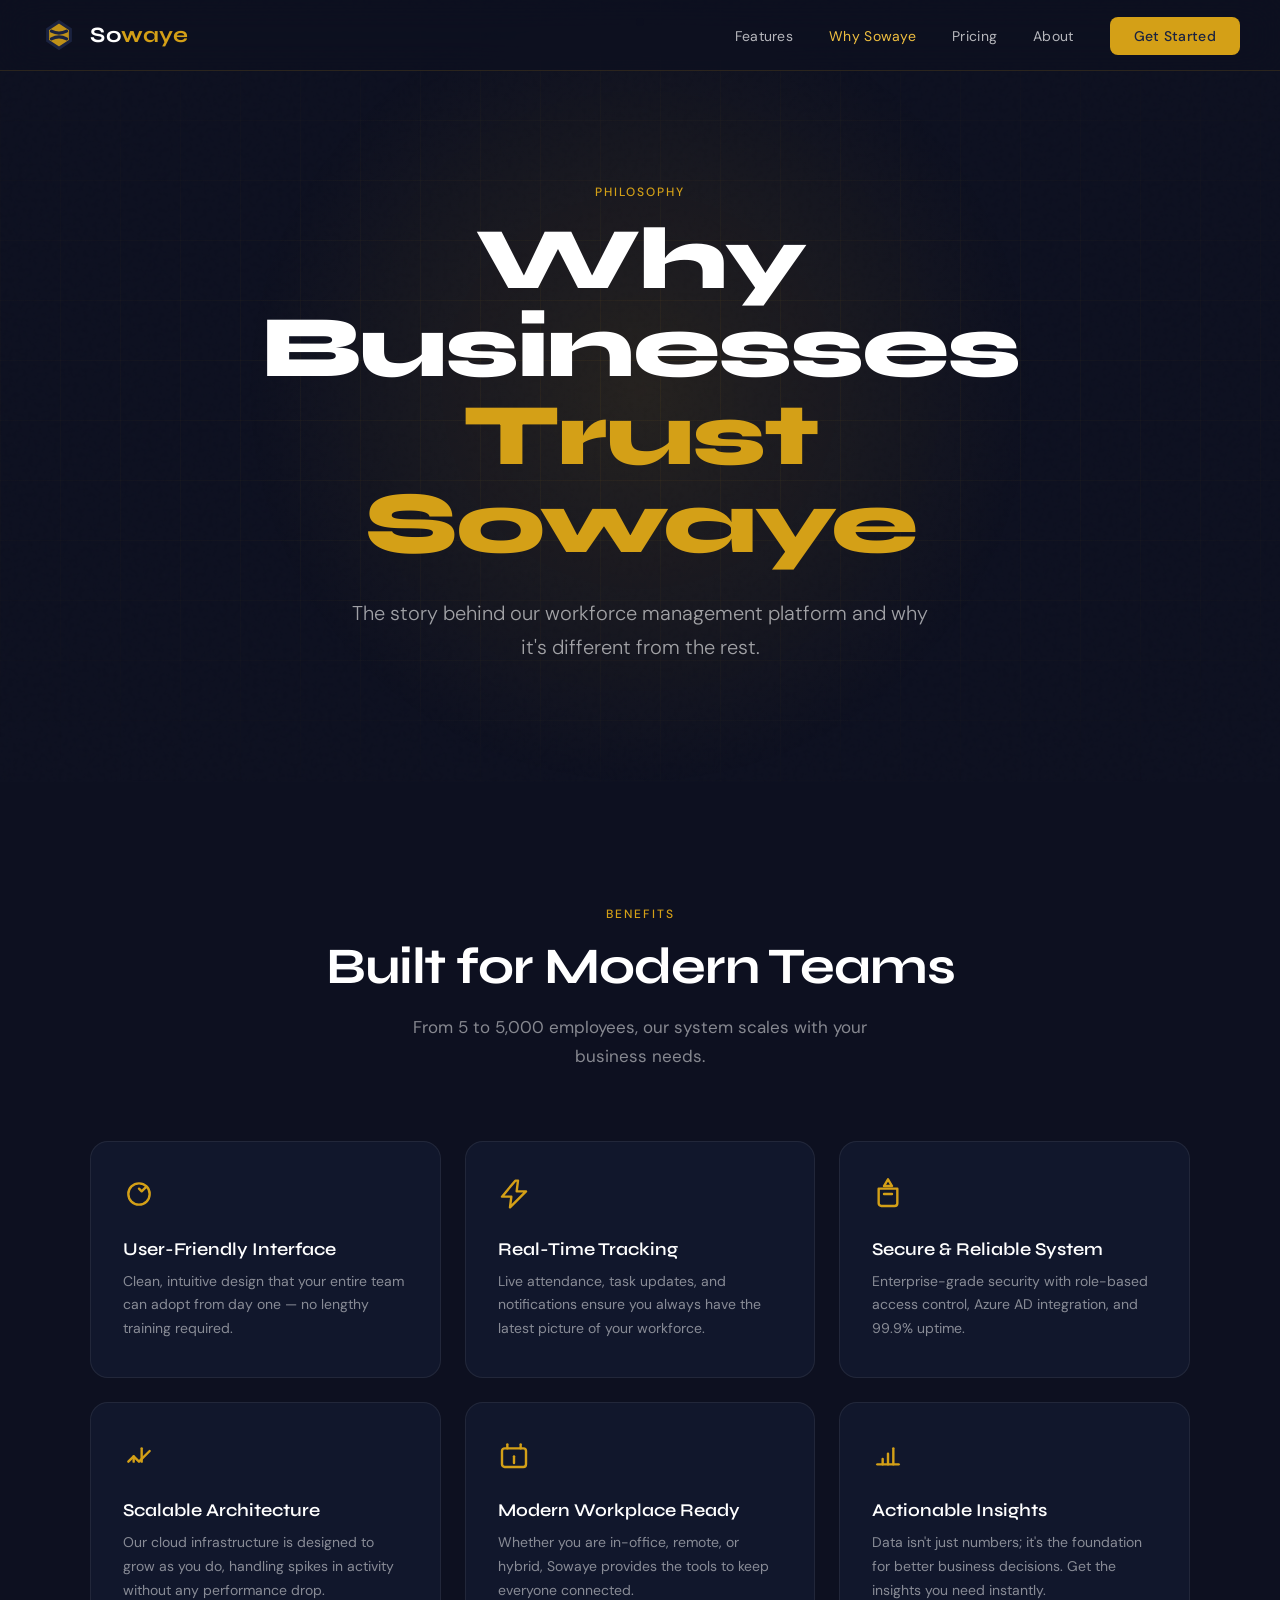
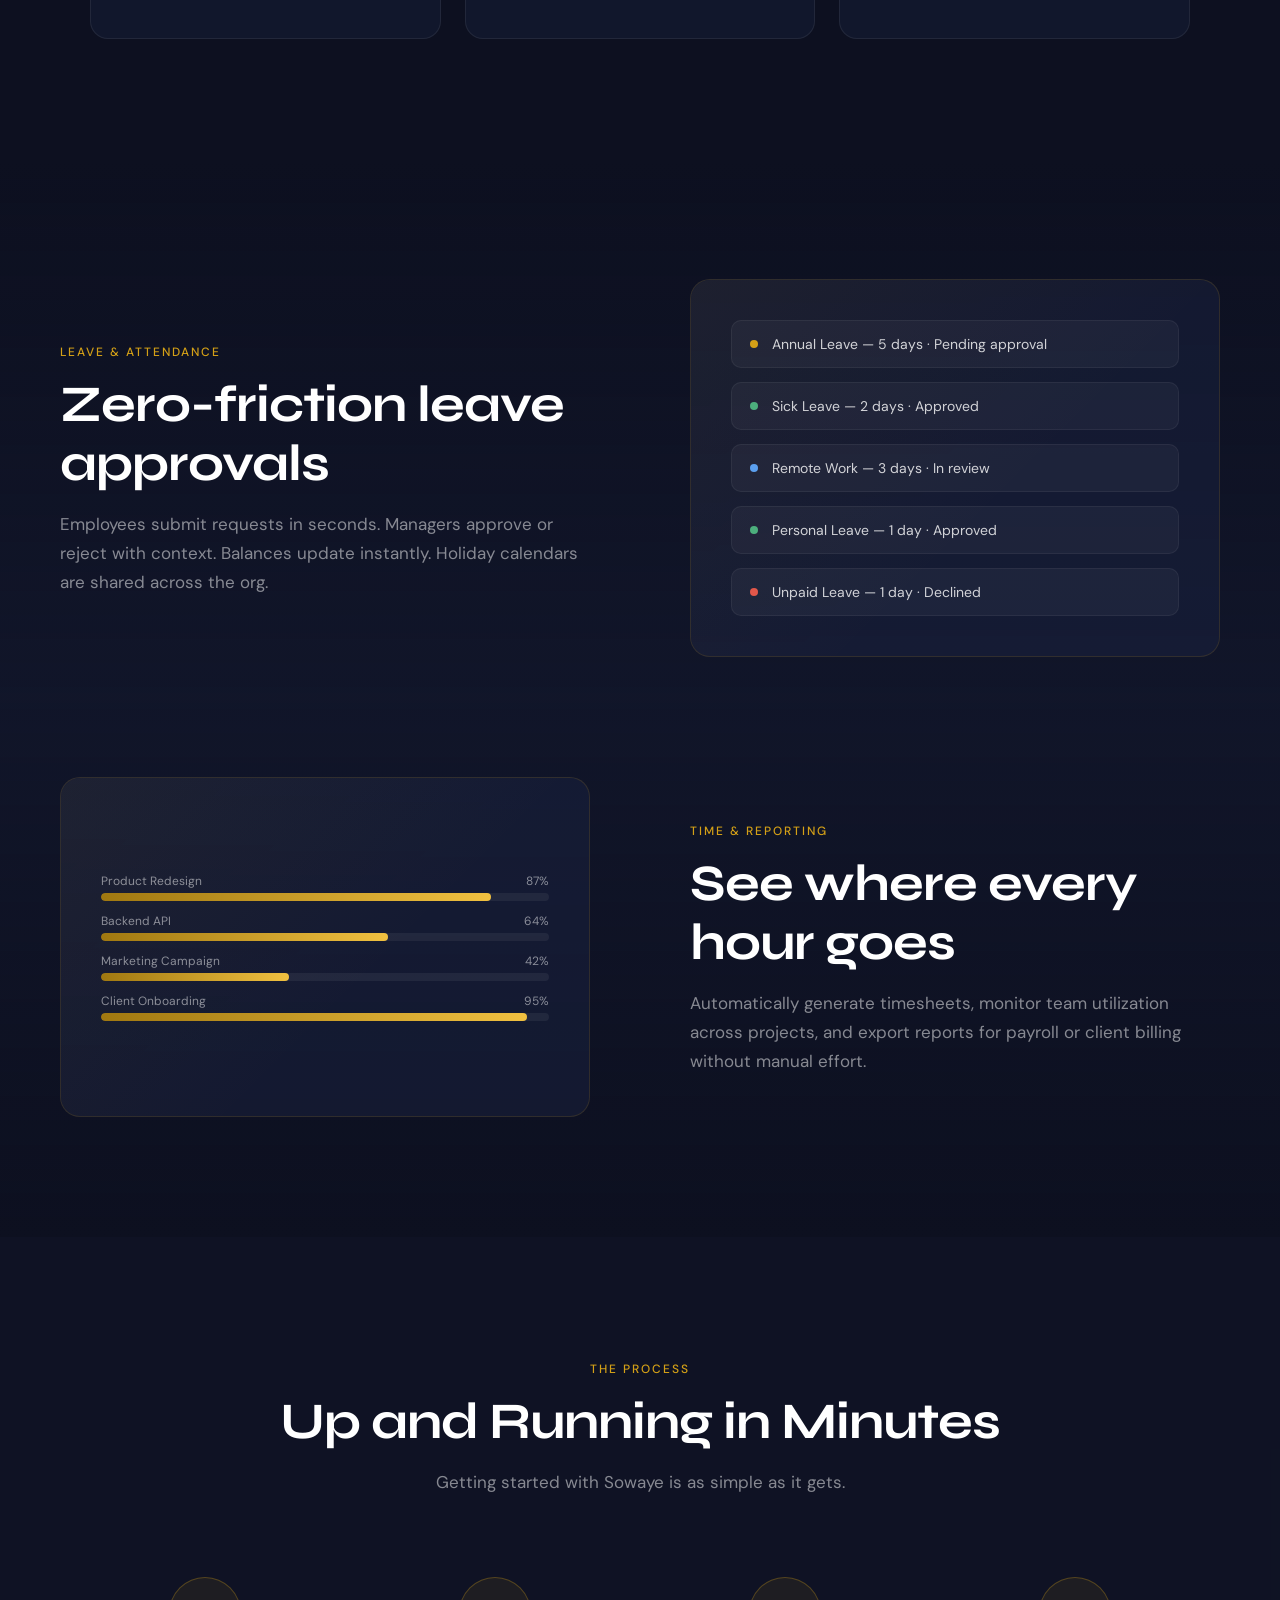
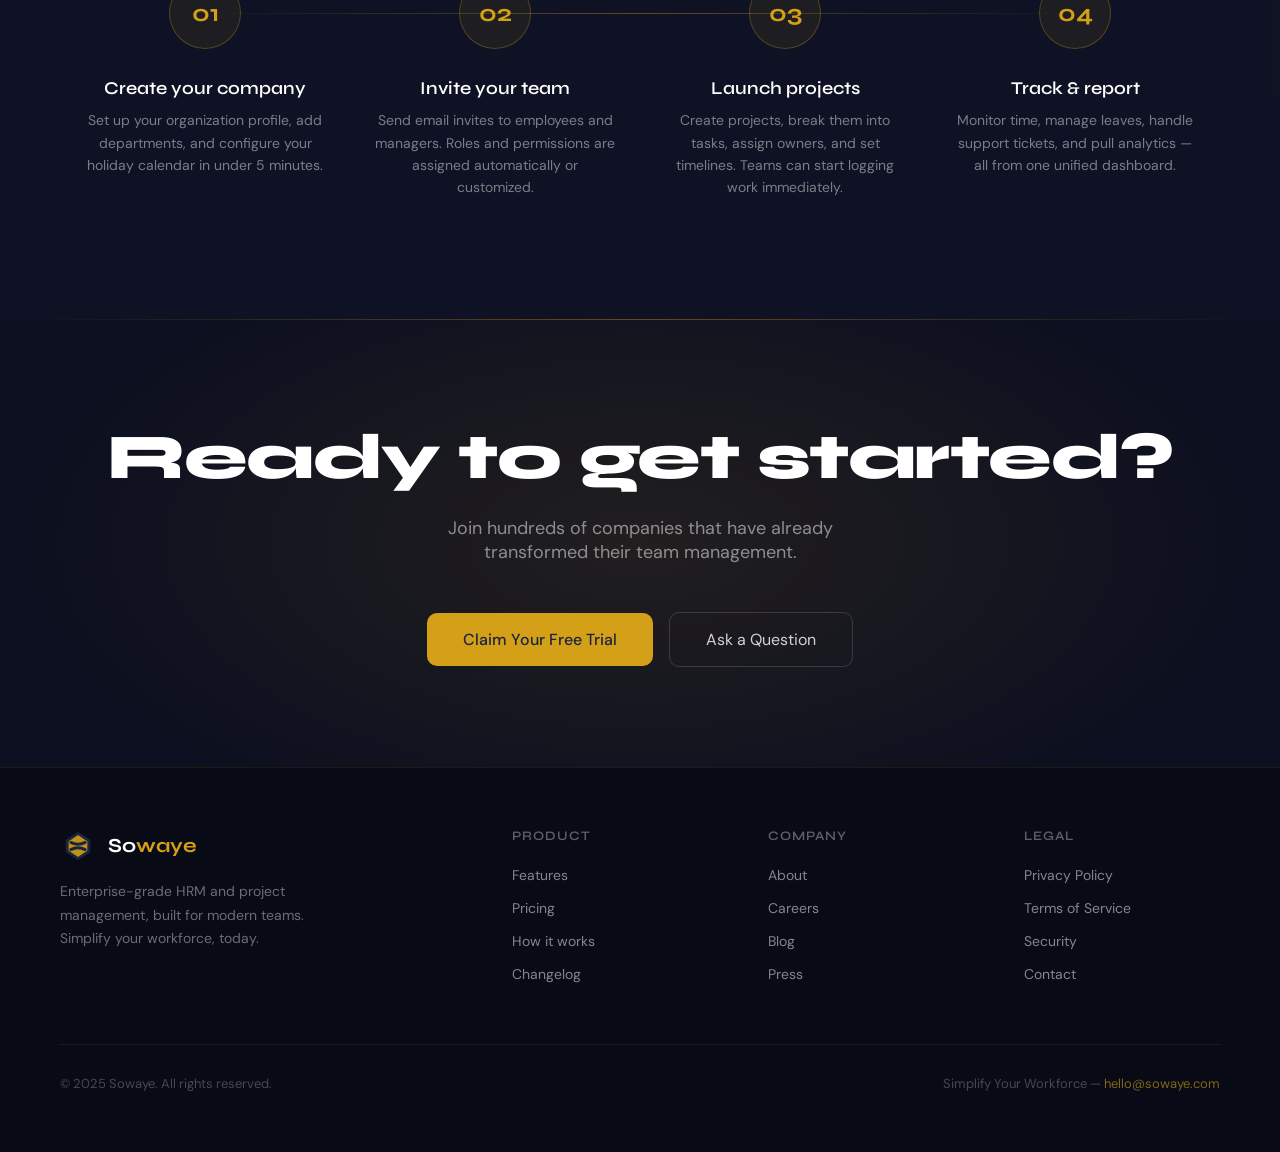
<file: why-it-works.html>
<!DOCTYPE html>
<html lang="en">
<head>
<meta charset="UTF-8">
<meta name="viewport" content="width=device-width, initial-scale=1.0">
<title>Why It Works — Sowaye</title>
<link rel="preconnect" href="https://fonts.googleapis.com">
<link href="https://fonts.googleapis.com/css2?family=Syne:wght@400;600;700;800&family=DM+Sans:wght@300;400;500&display=swap" rel="stylesheet">
<link rel="stylesheet" href="style.css">
</head>
<body>

<!-- NAVBAR -->
<nav>
  <a href="index.html" class="nav-logo">
    <svg class="nav-logo-icon" viewBox="0 0 100 100" fill="none" xmlns="http://www.w3.org/2000/svg">
      <path d="M20 35 L50 15 L80 35 L80 65 L50 85 L20 65 Z" fill="#D4A017" opacity="0.9"/>
      <path d="M20 35 L50 15 L80 35 L80 65 L50 85 L20 65 Z" fill="none" stroke="#1B2340" stroke-width="8"/>
      <path d="M30 40 Q50 50 70 40" stroke="#1B2340" stroke-width="8" fill="none" stroke-linecap="round"/>
      <path d="M30 60 Q50 50 70 60" stroke="#1B2340" stroke-width="8" fill="none" stroke-linecap="round"/>
    </svg>
    <span class="nav-logo-text">So<span>waye</span></span>
  </a>
  <ul class="nav-links">
    <li><a href="features.html">Features</a></li>
    <li><a href="why-it-works.html" class="active">Why Sowaye</a></li>
    <li><a href="pricing.html">Pricing</a></li>
    <li><a href="about.html">About</a></li>
    <li><a href="index.html#contact" class="nav-cta">Get Started</a></li>
  </ul>
</nav>

<!-- PAGE HERO -->
<section class="hero" style="min-height: 60vh; padding-top: 180px;">
  <div class="hero-bg-grid"></div>
  <div class="hero-glow"></div>
  <div class="hero-content">
    <span class="section-label">Philosophy</span>
    <h1 class="hero-headline">Why Businesses<br><span class="gold">Trust Sowaye</span></h1>
    <p class="hero-sub">The story behind our workforce management platform and why it's different from the rest.</p>
  </div>
</section>

<!-- WHY CHOOSE SOWAYE GRID -->
<section class="why-sowaye" id="why-sowaye">
  <div class="why-header fade-in">
    <span class="section-label">Benefits</span>
    <h2 class="section-title">Built for Modern Teams</h2>
    <p class="section-sub" style="margin: 0 auto; text-align:center;">From 5 to 5,000 employees, our system scales with your business needs.</p>
  </div>
  <div class="why-grid fade-in">
    <div class="why-card">
      <div class="why-icon">
        <svg viewBox="0 0 24 24" fill="none" stroke="currentColor" stroke-width="1.8" stroke-linecap="round" stroke-linejoin="round">
          <circle cx="12" cy="12" r="8" />
          <path d="M12 8l2 2l3-3" />
        </svg>
      </div>
      <h3 class="why-title">User-Friendly Interface</h3>
      <p class="why-desc">Clean, intuitive design that your entire team can adopt from day one — no lengthy training required.</p>
    </div>
    <div class="why-card">
      <div class="why-icon">
        <svg viewBox="0 0 24 24" fill="none" stroke="currentColor" stroke-width="1.8" stroke-linecap="round" stroke-linejoin="round">
          <path d="M13 2L3 14h7l-1 8L21 10h-7l1-8z" />
        </svg>
      </div>
      <h3 class="why-title">Real-Time Tracking</h3>
      <p class="why-desc">Live attendance, task updates, and notifications ensure you always have the latest picture of your workforce.</p>
    </div>
    <div class="why-card">
      <div class="why-icon">
        <svg viewBox="0 0 24 24" fill="none" stroke="currentColor" stroke-width="1.8" stroke-linecap="round" stroke-linejoin="round">
          <path d="M12 1l3 5h-6l3-5z" />
          <path d="M5 8h14v11a2 2 0 0 1-2 2H7a2 2 0 0 1-2-2V8z" />
          <path d="M9 12h6" />
        </svg>
      </div>
      <h3 class="why-title">Secure &amp; Reliable System</h3>
      <p class="why-desc">Enterprise-grade security with role-based access control, Azure AD integration, and 99.9% uptime.</p>
    </div>
    <div class="why-card">
      <div class="why-icon">
        <svg viewBox="0 0 24 24" fill="none" stroke="currentColor" stroke-width="1.8" stroke-linecap="round" stroke-linejoin="round">
          <path d="M4 17l4-4 4 4 8-8" />
          <path d="M14 7v10" />
          <path d="M8 13v4" />
        </svg>
      </div>
      <h3 class="why-title">Scalable Architecture</h3>
      <p class="why-desc">Our cloud infrastructure is designed to grow as you do, handling spikes in activity without any performance drop.</p>
    </div>
    <div class="why-card">
      <div class="why-icon">
        <svg viewBox="0 0 24 24" fill="none" stroke="currentColor" stroke-width="1.8" stroke-linecap="round" stroke-linejoin="round">
          <rect x="3" y="7" width="18" height="14" rx="2" />
          <path d="M7 7v-3" />
          <path d="M17 7v-3" />
          <path d="M12 13v5" />
        </svg>
      </div>
      <h3 class="why-title">Modern Workplace Ready</h3>
      <p class="why-desc">Whether you are in-office, remote, or hybrid, Sowaye provides the tools to keep everyone connected.</p>
    </div>
    <div class="why-card">
      <div class="why-icon">
        <svg viewBox="0 0 24 24" fill="none" stroke="currentColor" stroke-width="1.8" stroke-linecap="round" stroke-linejoin="round">
          <path d="M4 19h16" />
          <path d="M8 15v4" />
          <path d="M12 11v8" />
          <path d="M16 7v12" />
        </svg>
      </div>
      <h3 class="why-title">Actionable Insights</h3>
      <p class="why-desc">Data isn't just numbers; it's the foundation for better business decisions. Get the insights you need instantly.</p>
    </div>
  </div>
</section>

<!-- DEEP FEATURES / HOW IT WORKS DETAIL -->
<section class="deep-features" id="how-it-works-detail">
  <div class="deep-feature-item fade-in">
    <div class="deep-feature-text">
      <span class="section-label">Leave & Attendance</span>
      <h2 class="section-title">Zero-friction leave approvals</h2>
      <p class="section-sub">Employees submit requests in seconds. Managers approve or reject with context. Balances update instantly. Holiday calendars are shared across the org.</p>
    </div>
    <div class="deep-feature-visual">
      <ul class="mock-list">
        <li><span class="mock-dot dot-gold"></span>Annual Leave — 5 days · Pending approval</li>
        <li><span class="mock-dot dot-green"></span>Sick Leave — 2 days · Approved</li>
        <li><span class="mock-dot dot-blue"></span>Remote Work — 3 days · In review</li>
        <li><span class="mock-dot dot-green"></span>Personal Leave — 1 day · Approved</li>
        <li><span class="mock-dot dot-red"></span>Unpaid Leave — 1 day · Declined</li>
      </ul>
    </div>
  </div>

  <div class="deep-feature-item reverse fade-in">
    <div class="deep-feature-text">
      <span class="section-label">Time & Reporting</span>
      <h2 class="section-title">See where every hour goes</h2>
      <p class="section-sub">Automatically generate timesheets, monitor team utilization across projects, and export reports for payroll or client billing without manual effort.</p>
    </div>
    <div class="deep-feature-visual">
      <div class="mock-bar-row">
        <div>
          <div class="mock-bar-label"><span>Product Redesign</span><span>87%</span></div>
          <div class="mock-bar-track"><div class="mock-bar-fill" style="width:87%"></div></div>
        </div>
        <div>
          <div class="mock-bar-label"><span>Backend API</span><span>64%</span></div>
          <div class="mock-bar-track"><div class="mock-bar-fill" style="width:64%; animation-delay:0.2s"></div></div>
        </div>
        <div>
          <div class="mock-bar-label"><span>Marketing Campaign</span><span>42%</span></div>
          <div class="mock-bar-track"><div class="mock-bar-fill" style="width:42%; animation-delay:0.4s"></div></div>
        </div>
        <div>
          <div class="mock-bar-label"><span>Client Onboarding</span><span>95%</span></div>
          <div class="mock-bar-track"><div class="mock-bar-fill" style="width:95%; animation-delay:0.6s"></div></div>
        </div>
      </div>
    </div>
  </div>
</section>

<!-- STEP-BY-STEP PROCESS -->
<section class="how-it-works" id="how-it-works">
  <div class="hiw-header fade-in">
    <span class="section-label">The Process</span>
    <h2 class="section-title">Up and Running in Minutes</h2>
    <p class="section-sub" style="margin: 0 auto; text-align:center;">Getting started with Sowaye is as simple as it gets.</p>
  </div>

  <div class="hiw-steps fade-in">
    <div class="hiw-step">
      <div class="step-number">01</div>
      <h3 class="step-title">Create your company</h3>
      <p class="step-desc">Set up your organization profile, add departments, and configure your holiday calendar in under 5 minutes.</p>
    </div>
    <div class="hiw-step">
      <div class="step-number">02</div>
      <h3 class="step-title">Invite your team</h3>
      <p class="step-desc">Send email invites to employees and managers. Roles and permissions are assigned automatically or customized.</p>
    </div>
    <div class="hiw-step">
      <div class="step-number">03</div>
      <h3 class="step-title">Launch projects</h3>
      <p class="step-desc">Create projects, break them into tasks, assign owners, and set timelines. Teams can start logging work immediately.</p>
    </div>
    <div class="hiw-step">
      <div class="step-number">04</div>
      <h3 class="step-title">Track & report</h3>
      <p class="step-desc">Monitor time, manage leaves, handle support tickets, and pull analytics — all from one unified dashboard.</p>
    </div>
  </div>
</section>

<!-- CTA -->
<section class="cta-section">
  <div class="cta-content fade-in">
    <h2 class="cta-headline">Ready to get started?</h2>
    <p class="cta-sub">Join hundreds of companies that have already transformed their team management.</p>
    <div class="hero-actions">
      <a href="index.html#contact" class="btn-primary">Claim Your Free Trial</a>
      <a href="mailto:hello@sowaye.com" class="btn-secondary">Ask a Question</a>
    </div>
  </div>
</section>

<!-- FOOTER -->
<footer>
  <div class="footer-inner">
    <div class="footer-brand">
      <a href="index.html" class="nav-logo" style="text-decoration:none;">
        <svg width="36" height="36" viewBox="0 0 100 100" fill="none"><path d="M20 35 L50 15 L80 35 L80 65 L50 85 L20 65 Z" fill="#D4A017" opacity="0.9"/><path d="M20 35 L50 15 L80 35 L80 65 L50 85 L20 65 Z" fill="none" stroke="#1B2340" stroke-width="8"/><path d="M30 40 Q50 50 70 40" stroke="#1B2340" stroke-width="8" fill="none" stroke-linecap="round"/><path d="M30 60 Q50 50 70 60" stroke="#1B2340" stroke-width="8" fill="none" stroke-linecap="round"/></svg>
        <span style="font-family: Syne, sans-serif; font-size: 20px; font-weight: 700; color: white;">So<span style="color: #D4A017;">waye</span></span>
      </a>
      <p>Enterprise-grade HRM and project management, built for modern teams. Simplify your workforce, today.</p>
    </div>
    <div class="footer-col">
      <h4>Product</h4>
      <ul>
        <li><a href="features.html">Features</a></li>
        <li><a href="pricing.html">Pricing</a></li>
        <li><a href="why-it-works.html">How it works</a></li>
        <li><a href="#">Changelog</a></li>
      </ul>
    </div>
    <div class="footer-col">
      <h4>Company</h4>
      <ul>
        <li><a href="about.html">About</a></li>
        <li><a href="#">Careers</a></li>
        <li><a href="#">Blog</a></li>
        <li><a href="#">Press</a></li>
      </ul>
    </div>
    <div class="footer-col">
      <h4>Legal</h4>
      <ul>
        <li><a href="#">Privacy Policy</a></li>
        <li><a href="terms of services.html">Terms of Service</a></li>
        <li><a href="#">Security</a></li>
        <li><a href="#">Contact</a></li>
      </ul>
    </div>
  </div>
  <div class="footer-bottom">
    <p>© 2025 Sowaye. All rights reserved.</p>
    <p>Simplify Your Workforce — <a href="mailto:hello@sowaye.com" style="color: rgba(212,160,23,0.6); text-decoration:none;">hello@sowaye.com</a></p>
  </div>
</footer>

<script src="script.js"></script>
</body>
</html>
</file>
<file: style.css>
:root {
  --gold: #D4A017;
  --gold-light: #F0C040;
  --gold-dark: #A07810;
  --navy: #1B2340;
  --navy-light: #2A3560;
  --navy-mid: #3A4880;
  --white: #FFFFFF;
  --off-white: #FAF9F6;
  --gray-light: #F2F0EB;
  --gray-mid: #C8C5BC;
  --gray-text: #7A7870;
  --bg-dark: #0D1020;
}

* { margin: 0; padding: 0; box-sizing: border-box; }

html { scroll-behavior: smooth; }

body {
  font-family: 'DM Sans', sans-serif;
  background: var(--bg-dark);
  color: var(--white);
  overflow-x: hidden;
}

/* ── NOISE OVERLAY ── */
body::before {
  content: '';
  position: fixed;
  inset: 0;
  background-image: url("data:image/svg+xml,%3Csvg viewBox='0 0 200 200' xmlns='http://www.w3.org/2000/svg'%3E%3Cfilter id='n'%3E%3CfeTurbulence type='fractalNoise' baseFrequency='0.9' numOctaves='4' stitchTiles='stitch'/%3E%3C/filter%3E%3Crect width='100%25' height='100%25' filter='url(%23n)' opacity='0.04'/%3E%3C/svg%3E");
  pointer-events: none;
  z-index: 0;
  opacity: 0.4;
}

/* ── NAVBAR ── */
nav {
  position: fixed;
  top: 0; left: 0; right: 0;
  z-index: 100;
  padding: 16px 40px;
  display: flex;
  align-items: center;
  justify-content: space-between;
  background: rgba(13, 16, 32, 0.95);
  backdrop-filter: blur(20px);
  border-bottom: 1px solid rgba(212, 160, 23, 0.15);
  transition: all 0.3s ease;
  width: 100%;
  box-sizing: border-box;
}

/* Hide mobile toggle by default; shown only in mobile media query */
.nav-toggle { display: none; }

/* Mask tiny stray pixel that may appear behind the navbar */
nav::after {
  content: '';
  position: absolute;
  left: 50%;
  top: 18px;
  transform: translateX(-50%);
  width: 8px;
  height: 8px;
  background: rgba(13,16,32,0.95);
  border-radius: 50%;
  z-index: 110;
  pointer-events: none;
}

.nav-logo {
  display: flex;
  align-items: center;
  gap: 12px;
  text-decoration: none;
}

.nav-logo-icon {
  width: 38px;
  height: 38px;
}

.nav-logo-text {
  font-family: 'Syne', sans-serif;
  font-size: 22px;
  font-weight: 700;
  color: var(--white);
  letter-spacing: 0.5px;
}

.nav-logo-text span { color: var(--gold); }

.nav-links {
  display: flex;
  gap: 36px;
  list-style: none;
}

.nav-links a {
  color: rgba(255,255,255,0.7);
  text-decoration: none;
  font-size: 14px;
  font-weight: 400;
  letter-spacing: 0.3px;
  transition: color 0.2s;
}

.nav-links a:hover, .nav-links a.active { color: var(--gold-light); }

.nav-cta {
  background: var(--gold);
  color: var(--navy) !important;
  padding: 10px 24px;
  border-radius: 8px;
  font-weight: 500 !important;
  font-size: 14px !important;
  transition: background 0.2s, transform 0.2s !important;
}

.nav-cta:hover {
  background: var(--gold-light) !important;
  transform: translateY(-1px);
  color: var(--navy) !important;
}

/* ── HERO ── */
.hero {
  min-height: 100vh;
  display: flex;
  align-items: center;
  justify-content: center;
  position: relative;
  padding: 100px 50px 70px;
  text-align: center;
  overflow: hidden;
  box-sizing: border-box;
}

.hero-bg-grid {
  position: absolute;
  inset: 0;
  background-image:
    linear-gradient(rgba(212,160,23,0.06) 1px, transparent 1px),
    linear-gradient(90deg, rgba(212,160,23,0.06) 1px, transparent 1px);
  background-size: 60px 60px;
  mask-image: radial-gradient(ellipse 80% 60% at 50% 50%, black 0%, transparent 100%);
  z-index: 0;
}

.hero-glow {
  position: absolute;
  width: 800px;
  height: 800px;
  border-radius: 50%;
  background: radial-gradient(circle, rgba(212,160,23,0.12) 0%, transparent 70%);
  top: 50%;
  left: 50%;
  transform: translate(-50%, -50%);
  z-index: 0;
  animation: pulseGlow 4s ease-in-out infinite;
}

@keyframes pulseGlow {
  0%, 100% { transform: translate(-50%, -50%) scale(1); opacity: 0.8; }
  50% { transform: translate(-50%, -50%) scale(1.1); opacity: 1; }
}

.hero-content {
  position: relative;
  z-index: 1;
  max-width: 900px;
}

.hero-badge {
  display: inline-flex;
  align-items: center;
  gap: 8px;
  background: rgba(212,160,23,0.12);
  border: 1px solid rgba(212,160,23,0.3);
  color: var(--gold-light);
  padding: 8px 18px;
  border-radius: 100px;
  font-size: 13px;
  font-weight: 500;
  letter-spacing: 0.5px;
  margin-bottom: 32px;
  animation: fadeDown 0.8s ease both;
}

.hero-badge::before {
  content: '';
  display: block;
  width: 6px;
  height: 6px;
  border-radius: 50%;
  background: var(--gold);
  animation: blink 2s ease-in-out infinite;
}

@keyframes blink {
  0%, 100% { opacity: 1; }
  50% { opacity: 0.3; }
}

.hero-headline {
  font-family: 'Syne', sans-serif;
  font-size: clamp(48px, 7vw, 88px);
  font-weight: 800;
  line-height: 1.0;
  letter-spacing: -2px;
  margin-bottom: 28px;
  animation: fadeDown 0.9s ease 0.1s both;
}

.hero-headline .gold { color: var(--gold); }

.hero-sub {
  font-size: 20px;
  font-weight: 300;
  color: rgba(255,255,255,0.6);
  line-height: 1.7;
  max-width: 600px;
  margin: 0 auto 48px;
  animation: fadeDown 1s ease 0.2s both;
}

.hero-actions {
  display: flex;
  gap: 16px;
  justify-content: center;
  align-items: center;
  animation: fadeDown 1.1s ease 0.3s both;
}

.btn-primary {
  background: var(--gold);
  color: var(--navy);
  padding: 16px 36px;
  border-radius: 10px;
  font-weight: 500;
  font-size: 16px;
  text-decoration: none;
  transition: all 0.2s;
  display: inline-flex;
  align-items: center;
  gap: 8px;
  border: none;
  cursor: pointer;
}

.btn-primary:hover {
  background: var(--gold-light);
  transform: translateY(-2px);
  box-shadow: 0 12px 40px rgba(212,160,23,0.35);
}

.btn-secondary {
  background: transparent;
  color: rgba(255,255,255,0.8);
  padding: 16px 36px;
  border-radius: 10px;
  font-weight: 400;
  font-size: 16px;
  text-decoration: none;
  border: 1px solid rgba(255,255,255,0.15);
  transition: all 0.2s;
  display: inline-flex;
  align-items: center;
  gap: 8px;
}

.btn-secondary:hover {
  border-color: rgba(212,160,23,0.4);
  color: var(--gold-light);
  transform: translateY(-2px);
}

.hero-stats {
  display: flex;
  justify-content: center;
  gap: 60px;
  margin-top: 80px;
  padding-top: 60px;
  border-top: 1px solid rgba(255,255,255,0.08);
  animation: fadeUp 1.2s ease 0.5s both;
}

.stat-item {
  text-align: center;
}

.stat-number {
  font-family: 'Syne', sans-serif;
  font-size: 42px;
  font-weight: 700;
  color: var(--gold);
  display: block;
  line-height: 1;
}

.stat-label {
  font-size: 13px;
  color: rgba(255,255,255,0.45);
  margin-top: 6px;
  letter-spacing: 0.5px;
}

/* ── SECTION SHARED ── */
section {
  position: relative;
  z-index: 1;
}

.section-label {
  display: inline-block;
  font-size: 12px;
  font-weight: 500;
  letter-spacing: 2px;
  text-transform: uppercase;
  color: var(--gold);
  margin-bottom: 16px;
}

.section-title {
  font-family: 'Syne', sans-serif;
  font-size: clamp(32px, 4vw, 52px);
  font-weight: 700;
  line-height: 1.15;
  letter-spacing: -1px;
  margin-bottom: 16px;
}

.section-sub {
  font-size: 17px;
  color: rgba(255,255,255,0.5);
  line-height: 1.7;
  max-width: 520px;
}

/* ── FEATURES SECTION ── */
.features {
  padding: 120px 60px;
  background: var(--bg-dark);
}

.features-header {
  display: flex;
  justify-content: space-between;
  align-items: flex-end;
  margin-bottom: 80px;
}

.features-header-left { max-width: 500px; }

.features-grid {
  display: grid;
  grid-template-columns: repeat(3, 1fr);
  gap: 2px;
  background: rgba(212,160,23,0.08);
  border-radius: 20px;
  overflow: hidden;
}

.feature-card {
  background: rgba(13,16,32,0.95);
  padding: 44px 40px;
  transition: all 0.3s ease;
  position: relative;
  overflow: hidden;
}

.feature-card::before {
  content: '';
  position: absolute;
  inset: 0;
  background: linear-gradient(135deg, rgba(212,160,23,0.06) 0%, transparent 60%);
  opacity: 0;
  transition: opacity 0.3s;
}

.feature-card:hover::before { opacity: 1; }

.feature-card:hover {
  background: rgba(20,25,50,0.98);
}

.feature-icon {
  width: 52px;
  height: 52px;
  border-radius: 14px;
  background: rgba(212,160,23,0.12);
  border: 1px solid rgba(212,160,23,0.2);
  display: flex;
  align-items: center;
  justify-content: center;
  margin-bottom: 24px;
  font-size: 22px;
  transition: all 0.3s;
}

.feature-card:hover .feature-icon {
  background: rgba(212,160,23,0.2);
  border-color: rgba(212,160,23,0.4);
  transform: scale(1.05);
}

.feature-title {
  font-family: 'Syne', sans-serif;
  font-size: 20px;
  font-weight: 600;
  margin-bottom: 12px;
  color: var(--white);
}

.feature-desc {
  font-size: 14px;
  color: rgba(255,255,255,0.5);
  line-height: 1.7;
}

.feature-tag {
  display: inline-block;
  margin-top: 20px;
  font-size: 12px;
  color: var(--gold);
  opacity: 0.7;
  letter-spacing: 0.5px;
}

/* ── MARQUEE ── */
.marquee-section {
  padding: 40px 0;
  overflow: hidden;
  border-top: 1px solid rgba(212,160,23,0.1);
  border-bottom: 1px solid rgba(212,160,23,0.1);
  background: rgba(212,160,23,0.03);
}

.marquee-track {
  display: flex;
  gap: 60px;
  animation: marquee 25s linear infinite;
  white-space: nowrap;
}

.marquee-item {
  font-family: 'Syne', sans-serif;
  font-size: 14px;
  font-weight: 600;
  letter-spacing: 2px;
  text-transform: uppercase;
  color: rgba(255,255,255,0.25);
  display: flex;
  align-items: center;
  gap: 20px;
  flex-shrink: 0;
}

.marquee-dot {
  width: 5px;
  height: 5px;
  border-radius: 50%;
  background: var(--gold);
  opacity: 0.6;
}

@keyframes marquee {
  from { transform: translateX(0); }
  to { transform: translateX(-50%); }
}

/* ── DASHBOARD PREVIEW ── */
.dashboard-preview {
  padding: 120px 60px;
  background: rgba(27,35,64,0.15);
}

.dashboard-preview-inner {
  display: grid;
  grid-template-columns: 1fr 1.3fr;
  gap: 80px;
  align-items: center;
  max-width: 1200px;
  margin: 0 auto;
}

.dashboard-mock {
  background: rgba(27,35,64,0.6);
  border: 1px solid rgba(212,160,23,0.2);
  border-radius: 20px;
  padding: 36px;
  position: relative;
  overflow: hidden;
}

.dashboard-mock::before {
  content: '';
  position: absolute;
  top: 0; left: 0; right: 0;
  height: 3px;
  background: linear-gradient(90deg, var(--gold-dark), var(--gold-light), var(--gold-dark));
}

.dash-header {
  display: flex;
  justify-content: space-between;
  align-items: center;
  margin-bottom: 24px;
}

.dash-title {
  font-family: 'Syne', sans-serif;
  font-size: 16px;
  font-weight: 600;
  color: var(--white);
}

.dash-date {
  font-size: 12px;
  color: rgba(255,255,255,0.35);
  letter-spacing: 0.3px;
}

.dash-stats-row {
  display: grid;
  grid-template-columns: repeat(3, 1fr);
  gap: 12px;
  margin-bottom: 28px;
}

.dash-stat-card {
  background: rgba(212,160,23,0.08);
  border: 1px solid rgba(212,160,23,0.15);
  border-radius: 12px;
  padding: 16px;
  text-align: center;
}

.dash-stat-num {
  font-family: 'Syne', sans-serif;
  font-size: 24px;
  font-weight: 700;
  color: var(--gold);
  line-height: 1;
  margin-bottom: 6px;
}

.dash-stat-lbl {
  font-size: 11px;
  color: rgba(255,255,255,0.4);
  letter-spacing: 0.3px;
}

.dash-section-label {
  font-size: 11px;
  font-weight: 600;
  letter-spacing: 1.5px;
  text-transform: uppercase;
  color: rgba(255,255,255,0.3);
  margin-bottom: 12px;
}

/* ── WHY SOWAYE ── */
.why-sowaye {
  padding: 120px 60px;
  background: var(--bg-dark);
}

.why-header {
  text-align: center;
  margin-bottom: 70px;
}

.why-grid {
  display: grid;
  grid-template-columns: repeat(3, 1fr);
  gap: 24px;
  max-width: 1100px;
  margin: 0 auto;
}

.why-card {
  background: rgba(27,35,64,0.4);
  border: 1px solid rgba(255,255,255,0.07);
  border-radius: 18px;
  padding: 36px 32px;
  transition: all 0.3s;
  position: relative;
  overflow: hidden;
}

.why-card::before {
  content: '';
  position: absolute;
  inset: 0;
  background: linear-gradient(135deg, rgba(212,160,23,0.05) 0%, transparent 60%);
  opacity: 0;
  transition: opacity 0.3s;
}

.why-card:hover::before { opacity: 1; }

.why-card:hover {
  transform: translateY(-4px);
  border-color: rgba(212,160,23,0.25);
}

.why-icon {
  font-size: 32px;
  margin-bottom: 18px;
  display: block;
}

.why-icon svg {
  width: 32px;
  height: 32px;
  color: var(--gold);
}

.why-title {
  font-family: 'Syne', sans-serif;
  font-size: 18px;
  font-weight: 600;
  margin-bottom: 10px;
  color: var(--white);
}

.why-desc {
  font-size: 14px;
  color: rgba(255,255,255,0.5);
  line-height: 1.7;
}

/* ── DEEP FEATURE SECTION ── */
.deep-features {
  padding: 120px 60px;
  background: linear-gradient(180deg, var(--bg-dark) 0%, rgba(27,35,64,0.3) 50%, var(--bg-dark) 100%);
}

.deep-feature-item {
  display: grid;
  grid-template-columns: 1fr 1fr;
  gap: 100px;
  align-items: center;
  margin-bottom: 120px;
}

.deep-feature-item:last-child { margin-bottom: 0; }

.deep-feature-item.reverse { direction: rtl; }
.deep-feature-item.reverse > * { direction: ltr; }

.deep-feature-visual {
  border-radius: 20px;
  overflow: hidden;
  background: rgba(27,35,64,0.5);
  border: 1px solid rgba(212,160,23,0.15);
  padding: 40px;
  position: relative;
  min-height: 340px;
  display: flex;
  flex-direction: column;
  justify-content: center;
}

.deep-feature-visual::after {
  content: '';
  position: absolute;
  inset: 0;
  border-radius: 20px;
  background: linear-gradient(135deg, rgba(212,160,23,0.05) 0%, transparent 60%);
}

.mock-list {
  list-style: none;
  display: flex;
  flex-direction: column;
  gap: 14px;
}

.mock-list li {
  display: flex;
  align-items: center;
  gap: 14px;
  padding: 14px 18px;
  background: rgba(255,255,255,0.04);
  border-radius: 10px;
  border: 1px solid rgba(255,255,255,0.06);
  font-size: 14px;
  color: rgba(255,255,255,0.8);
  position: relative;
  z-index: 1;
  transition: all 0.2s;
}

.mock-list li:hover {
  border-color: rgba(212,160,23,0.2);
  background: rgba(212,160,23,0.05);
}

.mock-dot {
  width: 8px;
  height: 8px;
  border-radius: 50%;
  flex-shrink: 0;
}

.dot-green { background: #4CAF7D; }
.dot-gold { background: var(--gold); }
.dot-blue { background: #5B9FEF; }
.dot-red { background: #E2574A; }

.mock-bar-row {
  display: flex;
  flex-direction: column;
  gap: 12px;
  position: relative;
  z-index: 1;
}

.mock-bar-label {
  display: flex;
  justify-content: space-between;
  font-size: 12px;
  color: rgba(255,255,255,0.5);
  margin-bottom: 4px;
}

.mock-bar-track {
  height: 8px;
  background: rgba(255,255,255,0.06);
  border-radius: 4px;
  overflow: hidden;
}

.mock-bar-fill {
  height: 100%;
  border-radius: 4px;
  background: linear-gradient(90deg, var(--gold-dark), var(--gold-light));
  animation: barGrow 2s ease forwards;
  transform-origin: left;
}

@keyframes barGrow {
  from { transform: scaleX(0); }
  to { transform: scaleX(1); }
}

.deep-feature-text .section-label { text-align: left; }

/* ── HOW IT WORKS ── */
.how-it-works {
  padding: 120px 60px;
  background: rgba(27,35,64,0.15);
}

.hiw-header {
  text-align: center;
  margin-bottom: 80px;
}

.hiw-steps {
  display: grid;
  grid-template-columns: repeat(4, 1fr);
  gap: 0;
  position: relative;
}

.hiw-steps::before {
  content: '';
  position: absolute;
  top: 36px;
  left: 12.5%;
  right: 12.5%;
  height: 1px;
  background: linear-gradient(90deg, transparent, rgba(212,160,23,0.4), transparent);
}

.hiw-step {
  text-align: center;
  padding: 0 24px;
  position: relative;
}

.step-number {
  width: 72px;
  height: 72px;
  border-radius: 50%;
  border: 1px solid rgba(212,160,23,0.3);
  background: rgba(212,160,23,0.08);
  display: flex;
  align-items: center;
  justify-content: center;
  margin: 0 auto 28px;
  font-family: 'Syne', sans-serif;
  font-size: 24px;
  font-weight: 700;
  color: var(--gold);
  position: relative;
  z-index: 1;
  transition: all 0.3s;
}

.hiw-step:hover .step-number {
  background: rgba(212,160,23,0.2);
  border-color: var(--gold);
  transform: scale(1.05);
  box-shadow: 0 0 30px rgba(212,160,23,0.2);
}

.step-title {
  font-family: 'Syne', sans-serif;
  font-size: 18px;
  font-weight: 600;
  margin-bottom: 10px;
}

.step-desc {
  font-size: 14px;
  color: rgba(255,255,255,0.45);
  line-height: 1.6;
}

/* ── PRICING ── */
.pricing {
  padding: 120px 60px;
  background: var(--bg-dark);
}

.pricing-header {
  text-align: center;
  margin-bottom: 70px;
}

.pricing-cards {
  display: grid;
  grid-template-columns: repeat(3, 1fr);
  gap: 24px;
  max-width: 1100px;
  margin: 0 auto;
}

.pricing-card {
  background: rgba(27,35,64,0.4);
  border: 1px solid rgba(255,255,255,0.07);
  border-radius: 20px;
  padding: 44px 36px;
  position: relative;
  overflow: hidden;
  transition: all 0.3s;
  cursor: pointer;
}

.pricing-card:hover {
  transform: translateY(-4px);
  border-color: rgba(212,160,23,0.2);
}

.pricing-card.selected-card {
  background: rgba(27,35,64,0.8);
  border-color: rgba(212,160,23,0.4);
}

.pricing-card.selected-card .pricing-btn {
  background: var(--gold);
  color: var(--navy);
  border-color: var(--gold);
}

.pricing-tier {
  font-family: 'Syne', sans-serif;
  font-size: 14px;
  font-weight: 600;
  letter-spacing: 1.5px;
  text-transform: uppercase;
  color: var(--gold);
  margin-bottom: 12px;
}

.pricing-price {
  font-family: 'Syne', sans-serif;
  font-size: 48px;
  font-weight: 800;
  color: var(--white);
  line-height: 1;
  margin-bottom: 6px;
}

.pricing-price sup {
  font-size: 22px;
  font-weight: 400;
  vertical-align: super;
  opacity: 0.7;
}

.pricing-period {
  font-size: 13px;
  color: rgba(255,255,255,0.4);
  margin-bottom: 32px;
}

.pricing-divider {
  height: 1px;
  background: rgba(255,255,255,0.07);
  margin-bottom: 28px;
}

.pricing-features {
  list-style: none;
  display: flex;
  flex-direction: column;
  gap: 14px;
  margin-bottom: 36px;
}

.pricing-features li {
  display: flex;
  align-items: center;
  gap: 12px;
  font-size: 14px;
  color: rgba(255,255,255,0.7);
}

.pricing-features li::before {
  content: '✓';
  color: var(--gold);
  font-weight: 600;
  font-size: 13px;
  width: 18px;
  flex-shrink: 0;
}

.pricing-btn {
  display: block;
  text-align: center;
  padding: 14px;
  border-radius: 10px;
  font-size: 15px;
  font-weight: 500;
  text-decoration: none;
  transition: all 0.2s;
  cursor: pointer;
  border: none;
}

.pricing-btn-outline {
  background: transparent;
  color: rgba(255,255,255,0.7);
  border: 1px solid rgba(255,255,255,0.15);
}

.pricing-btn-outline:hover {
  border-color: var(--gold);
  color: var(--gold);
}

.pricing-btn-solid {
  background: var(--gold);
  color: var(--navy);
}

.pricing-btn-solid:hover {
  background: var(--gold-light);
  transform: translateY(-1px);
  box-shadow: 0 8px 24px rgba(212,160,23,0.3);
}

/* ── TESTIMONIALS ── */
.testimonials {
  padding: 120px 60px;
  background: rgba(27,35,64,0.1);
}

.testimonials-header {
  text-align: center;
  margin-bottom: 70px;
}

.testimonials-grid {
  display: grid;
  grid-template-columns: repeat(3, 1fr);
  gap: 24px;
}

.testimonial-card {
  background: rgba(27,35,64,0.4);
  border: 1px solid rgba(255,255,255,0.07);
  border-radius: 18px;
  padding: 36px;
  transition: all 0.3s;
}

.testimonial-card:hover {
  transform: translateY(-4px);
  border-color: rgba(212,160,23,0.2);
}

.testimonial-stars {
  display: flex;
  gap: 4px;
  margin-bottom: 18px;
}

.star {
  color: var(--gold);
  font-size: 16px;
}

.testimonial-text {
  font-size: 15px;
  color: rgba(255,255,255,0.7);
  line-height: 1.7;
  margin-bottom: 24px;
  font-style: italic;
}

.testimonial-author {
  display: flex;
  align-items: center;
  gap: 12px;
}

.author-avatar {
  width: 42px;
  height: 42px;
  border-radius: 50%;
  background: linear-gradient(135deg, var(--gold-dark), var(--navy-mid));
  display: flex;
  align-items: center;
  justify-content: center;
  font-family: 'Syne', sans-serif;
  font-size: 14px;
  font-weight: 600;
  color: var(--white);
  flex-shrink: 0;
}

.author-name {
  font-size: 14px;
  font-weight: 500;
  color: var(--white);
}

.author-role {
  font-size: 12px;
  color: rgba(255,255,255,0.4);
}

/* ── CTA BANNER ── */
.cta-section {
  padding: 100px 60px;
  text-align: center;
  position: relative;
  overflow: hidden;
}

.cta-section::before {
  content: '';
  position: absolute;
  inset: 0;
  background: radial-gradient(ellipse 70% 100% at 50% 50%, rgba(212,160,23,0.1) 0%, transparent 70%);
}

.cta-section::after {
  content: '';
  position: absolute;
  top: 0; left: 0; right: 0;
  height: 1px;
  background: linear-gradient(90deg, transparent, rgba(212,160,23,0.4), transparent);
}

.cta-content { position: relative; z-index: 1; }

.cta-headline {
  font-family: 'Syne', sans-serif;
  font-size: clamp(36px, 5vw, 64px);
  font-weight: 800;
  letter-spacing: -1.5px;
  margin-bottom: 20px;
}

.cta-sub {
  font-size: 18px;
  color: rgba(255,255,255,0.5);
  margin-bottom: 48px;
  max-width: 480px;
  margin-left: auto;
  margin-right: auto;
}

/* ── FOOTER ── */
footer {
  background: rgba(8, 10, 20, 0.9);
  border-top: 1px solid rgba(212,160,23,0.1);
  padding: 60px;
}

.footer-inner {
  display: grid;
  grid-template-columns: 2fr 1fr 1fr 1fr;
  gap: 60px;
  margin-bottom: 60px;
}

.footer-brand p {
  font-size: 14px;
  color: rgba(255,255,255,0.4);
  line-height: 1.7;
  margin-top: 16px;
  max-width: 260px;
}

.footer-col h4 {
  font-family: 'Syne', sans-serif;
  font-size: 13px;
  font-weight: 600;
  letter-spacing: 1px;
  text-transform: uppercase;
  color: rgba(255,255,255,0.35);
  margin-bottom: 20px;
}

.footer-col ul {
  list-style: none;
  display: flex;
  flex-direction: column;
  gap: 12px;
}

.footer-col ul li a {
  font-size: 14px;
  color: rgba(255,255,255,0.5);
  text-decoration: none;
  transition: color 0.2s;
}

.footer-col ul li a:hover { color: var(--gold-light); }

.footer-bottom {
  border-top: 1px solid rgba(255,255,255,0.06);
  padding-top: 30px;
  display: flex;
  justify-content: space-between;
  align-items: center;
}

.footer-bottom p {
  font-size: 13px;
  color: rgba(255,255,255,0.25);
}

/* ── PRODUCT FEATURES PAGE ── */
.product-page {
  padding: 120px 60px;
  background: linear-gradient(180deg, rgba(27,35,64,0.2) 0%, var(--bg-dark) 100%);
}

.product-page-header {
  text-align: center;
  margin-bottom: 70px;
}

.product-features-list {
  max-width: 1000px;
  margin: 0 auto 80px;
  display: flex;
  flex-direction: column;
  gap: 2px;
  background: rgba(212,160,23,0.07);
  border-radius: 20px;
  overflow: hidden;
}

.product-feature-row {
  display: grid;
  grid-template-columns: 64px 1fr auto;
  gap: 28px;
  align-items: center;
  background: rgba(13,16,32,0.95);
  padding: 36px 40px;
  transition: all 0.3s;
  position: relative;
  overflow: hidden;
}

.product-feature-row::before {
  content: '';
  position: absolute;
  inset: 0;
  background: linear-gradient(90deg, rgba(212,160,23,0.04) 0%, transparent 50%);
  opacity: 0;
  transition: opacity 0.3s;
}

.product-feature-row:hover::before { opacity: 1; }

.product-feature-row:hover {
  background: rgba(20,25,50,0.98);
}

.product-feature-icon {
  font-size: 28px;
  width: 64px;
  height: 64px;
  border-radius: 16px;
  background: rgba(212,160,23,0.1);
  border: 1px solid rgba(212,160,23,0.18);
  display: flex;
  align-items: center;
  justify-content: center;
  flex-shrink: 0;
  transition: all 0.3s;
}

.product-feature-icon svg,
.feature-icon svg {
  width: 28px;
  height: 28px;
  color: var(--gold);
}

.product-feature-row:hover .product-feature-icon {
  background: rgba(212,160,23,0.18);
  border-color: rgba(212,160,23,0.35);
}

.product-feature-title {
  font-family: 'Syne', sans-serif;
  font-size: 19px;
  font-weight: 600;
  color: var(--white);
  margin-bottom: 8px;
}

.product-feature-desc {
  font-size: 14px;
  color: rgba(255,255,255,0.5);
  line-height: 1.7;
}

.product-feature-badge {
  font-size: 11px;
  font-weight: 600;
  letter-spacing: 1px;
  text-transform: uppercase;
  color: var(--gold);
  background: rgba(212,160,23,0.1);
  border: 1px solid rgba(212,160,23,0.2);
  padding: 6px 14px;
  border-radius: 100px;
  white-space: nowrap;
  flex-shrink: 0;
}

.product-page-cta {
  text-align: center;
  padding: 60px 40px;
  background: rgba(27,35,64,0.3);
  border: 1px solid rgba(212,160,23,0.15);
  border-radius: 24px;
  max-width: 600px;
  margin: 0 auto;
  position: relative;
  overflow: hidden;
}

.product-page-cta::before {
  content: '';
  position: absolute;
  inset: 0;
  background: radial-gradient(ellipse 80% 80% at 50% 0%, rgba(212,160,23,0.08) 0%, transparent 70%);
}

.product-cta-heading {
  font-family: 'Syne', sans-serif;
  font-size: clamp(24px, 3vw, 36px);
  font-weight: 700;
  color: var(--white);
  margin-bottom: 14px;
  position: relative;
  z-index: 1;
}

.product-cta-sub {
  font-size: 16px;
  color: rgba(255,255,255,0.5);
  position: relative;
  z-index: 1;
}

/* ── ANIMATIONS ── */
@keyframes fadeDown {
  from { opacity: 0; transform: translateY(-20px); }
  to { opacity: 1; transform: translateY(0); }
}

@keyframes fadeUp {
  from { opacity: 0; transform: translateY(30px); }
  to { opacity: 1; transform: translateY(0); }
}

.fade-in {
  opacity: 0;
  transform: translateY(30px);
  transition: opacity 0.7s ease, transform 0.7s ease;
}

.fade-in.visible {
  opacity: 1;
  transform: translateY(0);
}

/* ── RESPONSIVE ── */
@media (max-width: 1100px) {
  nav { padding: 16px 30px; }
  .hero { padding: 100px 40px 70px; }
  .hero-sub { max-width: 100%; }
  .btn-primary, .btn-secondary { min-width: 180px; }
  .features-grid { grid-template-columns: repeat(2, 1fr); }
  .deep-feature-item { grid-template-columns: 1fr; gap: 40px; }
  .deep-feature-item.reverse { direction: ltr; }
  .hiw-steps { grid-template-columns: repeat(2, 1fr); gap: 48px; }
  .hiw-steps::before { display: none; }
  .pricing-cards { grid-template-columns: 1fr; max-width: 680px; margin: 0 auto; }
  .testimonials-grid { grid-template-columns: 1fr; }
  .footer-inner { grid-template-columns: 1fr 1fr; }
  .dashboard-preview-inner { grid-template-columns: 1fr; gap: 48px; }
  .why-grid { grid-template-columns: repeat(2, 1fr); }
  .dash-stats-row { grid-template-columns: repeat(2, 1fr); }
  .product-feature-row { grid-template-columns: 64px 1fr; }
  .product-feature-badge { display: none; }
  .feature-card, .pricing-card, .dashboard-mock, .product-feature-row { padding: 32px; }
}

@media (max-width: 768px) {
  nav { padding: 14px 16px; }
  .nav-links { display: none; }
  /* Mobile hamburger toggle */
  .nav-toggle {
    display: inline-flex;
    align-items: center;
    justify-content: center;
    width: 44px;
    height: 44px;
    background: transparent;
    border: none;
    cursor: pointer;
    gap: 4px;
  }
  .nav-toggle .bar {
    display: block;
    width: 22px;
    height: 2px;
    background: rgba(255,255,255,0.85);
    border-radius: 2px;
    transition: transform 0.25s ease, opacity 0.25s ease;
  }
  .nav-toggle.open .bar:nth-child(1) { transform: translateY(6px) rotate(45deg); }
  .nav-toggle.open .bar:nth-child(2) { opacity: 0; }
  .nav-toggle.open .bar:nth-child(3) { transform: translateY(-6px) rotate(-45deg); }

  /* When menu is opened on mobile */
  .nav-links.mobile-open {
    display: flex !important;
    position: absolute;
    top: 64px;
    right: 16px;
    flex-direction: column;
    gap: 12px;
    background: rgba(8,10,20,0.98);
    padding: 12px 16px;
    border-radius: 12px;
    border: 1px solid rgba(212,160,23,0.08);
    box-shadow: 0 8px 30px rgba(0,0,0,0.6);
    z-index: 120;
    min-width: 180px;
  }
  .nav-links.mobile-open a { padding: 8px 6px; }
  nav { position: fixed; }
  .nav-logo { gap: 8px; }
  .nav-logo-icon { width: 32px; height: 32px; }
  .nav-logo-text { font-size: 16px; }
  .hero { padding: 90px 20px 60px; margin-top: 20px; }
  .hero-headline { font-size: clamp(28px, 8vw, 42px); line-height: 1.1; margin-bottom: 20px; }
  .hero-badge { font-size: 12px; padding: 6px 14px; margin-bottom: 24px; }
  .hero-sub { font-size: 16px; max-width: 100%; margin-bottom: 28px; line-height: 1.5; }
  .hero-actions { flex-direction: column; gap: 12px; }
  .btn-primary, .btn-secondary { width: 100%; justify-content: center; padding: 12px 16px; font-size: 14px; min-width: unset; }
  .hero-stats { display: grid; grid-template-columns: 1fr 1fr; gap: 16px; margin-top: 40px; }
  .stat-item { padding: 16px; }
  .stat-number { font-size: 20px; }
  .stat-label { font-size: 12px; }
  .features { padding: 60px 16px; }
  .features-header { flex-direction: column; gap: 16px; align-items: center; text-align: center; }
  .features-grid { grid-template-columns: 1fr; }
  .deep-features, .how-it-works, .pricing, .testimonials { padding: 60px 16px; }
  .cta-section, footer { padding: 50px 16px; }
  .hiw-steps { grid-template-columns: 1fr; gap: 32px; }
  .footer-inner { grid-template-columns: 1fr; }
  .footer-bottom { flex-direction: column; gap: 12px; text-align: center; }
  .dashboard-preview { padding: 60px 16px; }
  .dashboard-preview-inner { grid-template-columns: 1fr; gap: 32px; }
  .dashboard-preview-text { padding: 0; }
  .dashboard-mock { padding: 20px; }
  .dash-stats-row { grid-template-columns: 1fr; }
  .why-sowaye { padding: 60px 16px; }
  .why-grid { grid-template-columns: 1fr; gap: 20px; }
  .testimonials-grid { grid-template-columns: 1fr; }
  .product-page { padding: 60px 16px; }
  .product-feature-row { grid-template-columns: 1fr; padding: 20px 16px; }
  .product-feature-icon { width: 48px; height: 48px; }
  .product-feature-badge { display: none; }
  .feature-card, .pricing-card, .dashboard-mock { padding: 24px 16px; }
  .marquee-section { padding: 30px 0; }
  .marquee-item { font-size: 12px; gap: 12px; }
  .marquee-track { gap: 40px; }
}
/* Container Spacing */
.comparison-section {
  padding: 80px 20px;
  background-color: #0d1020;
}

.comparison-container {
  max-width: 1200px;
  margin: 0 auto;
}

/* Toggle Button Styling */
.comparison-header-main {
  text-align: center;
  margin-bottom: 40px;
}

.toggle-table-btn {
  background: #0d1020;
  border: 1px solid #d4a017;
  color: #d4a017;
  padding: 12px 28px;
  border-radius: 30px;
  cursor: pointer;
  font-weight: 600;
  font-family: 'Syne', sans-serif;
  transition: all 0.3s ease;
}

.toggle-table-btn:hover {
  background: rgba(212, 160, 23, 0.1);
  box-shadow: 0 0 15px rgba(212, 160, 23, 0.2);
}

/* Card & Grid Layout */
.comparison-card {
  background: #161b33; /* Darker navy from your image */
  border-radius: 16px;
  border: 1px solid rgba(255, 255, 255, 0.1);
  overflow: hidden;
}

/* Main Grid Structure */
.comparison-grid-header {
  display: grid;
  /* 1st column is wider for text, others are equal */
  grid-template-columns: 2fr 1fr 1fr 1fr 1fr; 
  align-items: end;
  border-bottom: 1px solid rgba(255, 255, 255, 0.1);
}

.header-col-info {
  padding: 40px;
  text-align: left;
}

.header-col-info h3 {
  font-size: 28px;
  color: white;
  margin-bottom: 8px;
  font-family: 'Syne', sans-serif;
}

.header-col-info p {
  color: #a0a0a0;
  font-size: 14px;
}

.header-col {
  padding: 30px 15px;
  display: flex;
  flex-direction: column;
  align-items: center;
  text-align: center;
  gap: 8px;
}

/* Highlight the Professional Column */
.active-col {
  background: rgba(255, 255, 255, 0.03);
  position: relative;
  border-left: 1px solid rgba(255, 255, 255, 0.05);
  border-right: 1px solid rgba(255, 255, 255, 0.05);
}

.active-col .tier-label {
  margin-top: 0;
}

/* Typography & Pricing */
.tier-label { color: #d4a017; font-size: 13px; font-weight: 700; letter-spacing: 1px; }
.tier-price { color: white; font-size: 36px; font-weight: 800; margin: 5px 0; }
.tier-users { color: #707070; font-size: 12px; margin-bottom: 15px; }

/* Buttons */
.btn-table-outline, .btn-table-solid {
  width: 100%;
  max-width: 120px;
  padding: 10px;
  border-radius: 6px;
  font-size: 12px;
  font-weight: 600;
  text-decoration: none;
  transition: 0.3s;
  text-align: center;
}

.btn-table-outline { border: 1px solid #333; color: white; }
.btn-table-outline:hover { border-color: #d4a017; color: #d4a017; }
.btn-table-solid { background: #d4a017; color: #000; }

/* Table Body Rows */
.comparison-body {
  padding: 0;
}

.comparison-category {
  padding: 18px 40px 10px;
  color: #d4a017;
  font-size: 11px;
  font-weight: 700;
  letter-spacing: 1.5px;
  text-transform: uppercase;
  border-top: 1px solid rgba(255, 255, 255, 0.08);
  display: flex;
  justify-content: space-between;
  align-items: center;
  cursor: pointer;
}

.comparison-category .category-toggle {
  font-size: 16px;
  color: #d4a017;
  transition: transform 0.2s ease;
}

.comparison-category.collapsed .category-toggle {
  transform: rotate(-90deg);
}

.comparison-row {
  display: grid;
  grid-template-columns: 2.5fr 1fr 1fr 1fr;
  gap: 12px;
  padding: 16px 40px;
  border-bottom: 1px solid rgba(255, 255, 255, 0.03);
  align-items: center;
  color: #e0e0e0;
  font-size: 14px;
  font-weight: 500;
}

.comparison-row.hidden {
  display: none;
}

.row-label {
  display: inline-flex;
  align-items: center;
  gap: 10px;
}

.plan-value {
  display: inline-flex;
  justify-content: center;
  color: rgba(255, 255, 255, 0.55);
}

.plan-value.check {
  color: #4CAF7D;
}

.comparison-wrapper {
  max-height: 0;
  opacity: 0;
  overflow: hidden;
  transition: all 0.5s ease;
  margin-top: 0;
}

.comparison-wrapper.open {
  max-height: 1500px; /* Table height adjusts automatically */
  opacity: 1;
  margin-top: 20px;
}

/* Mobile Fix */
@media (max-width: 992px) {
  .comparison-grid-header {
    grid-template-columns: 1fr;
    text-align: center;
  }
  .header-col-info { text-align: center; }
  .header-col { border-bottom: 1px solid rgba(255, 255, 255, 0.05); }
}
/* Table wrapper ki default setting */
#comparisonContent {
  display: block; /* Default open */
  overflow: hidden;
  width: 100%;
}

/* Button styling for better feel */
.toggle-table-btn {
  padding: 12px 24px;
  background-color: #1B2340;
  color: #D4A017;
  border: 1px solid #D4A017;
  border-radius: 8px;
  cursor: pointer;
  font-family: 'Syne', sans-serif;
  font-weight: 600;
  display: flex;
  align-items: center;
  gap: 10px;
  margin: 20px auto;
}

.toggle-table-btn:hover {
  background-color: #D4A017;
  color: #1B2340;
}
.hero-video-container {
  position: absolute;
  top: 0;
  left: 0;
  width: 100%;
  height: 100%;
  z-index: 0;
  overflow: hidden;
}

.hero-video {
  width: 100%;
  height: 100%;
  object-fit: cover; /* Video cover area maintain karega */
  opacity: 0.4; /* Isse text zyada clear nazar aayega */
  filter: brightness(0.6) contrast(1.1);
}

.hero-video-fallback {
  position: absolute;
  top: 0;
  left: 0;
  width: 100%;
  height: 100%;
  object-fit: cover;
  opacity: 0.4;
  filter: brightness(0.6) contrast(1.1);
}

.hero-overlay {
  position: absolute;
  inset: 0;
  /* Dark gradient taake video aur text mix na ho */
  background: linear-gradient(180deg, 
    rgba(13, 16, 32, 0.8) 0%, 
    transparent 50%, 
    rgba(13, 16, 32, 0.9) 100%
  );
}

/* Ensure hero content stays on top */
.hero-content {
  position: relative;
  z-index: 2;
}

/* Responsive adjustment */
@media (max-width: 768px) {
  .hero-video {
    /* Mobile par video aksar battery bachane ke liye slow hoti hai, to yahan background image behtar hai */
    display: block;
  }
}
</file>
